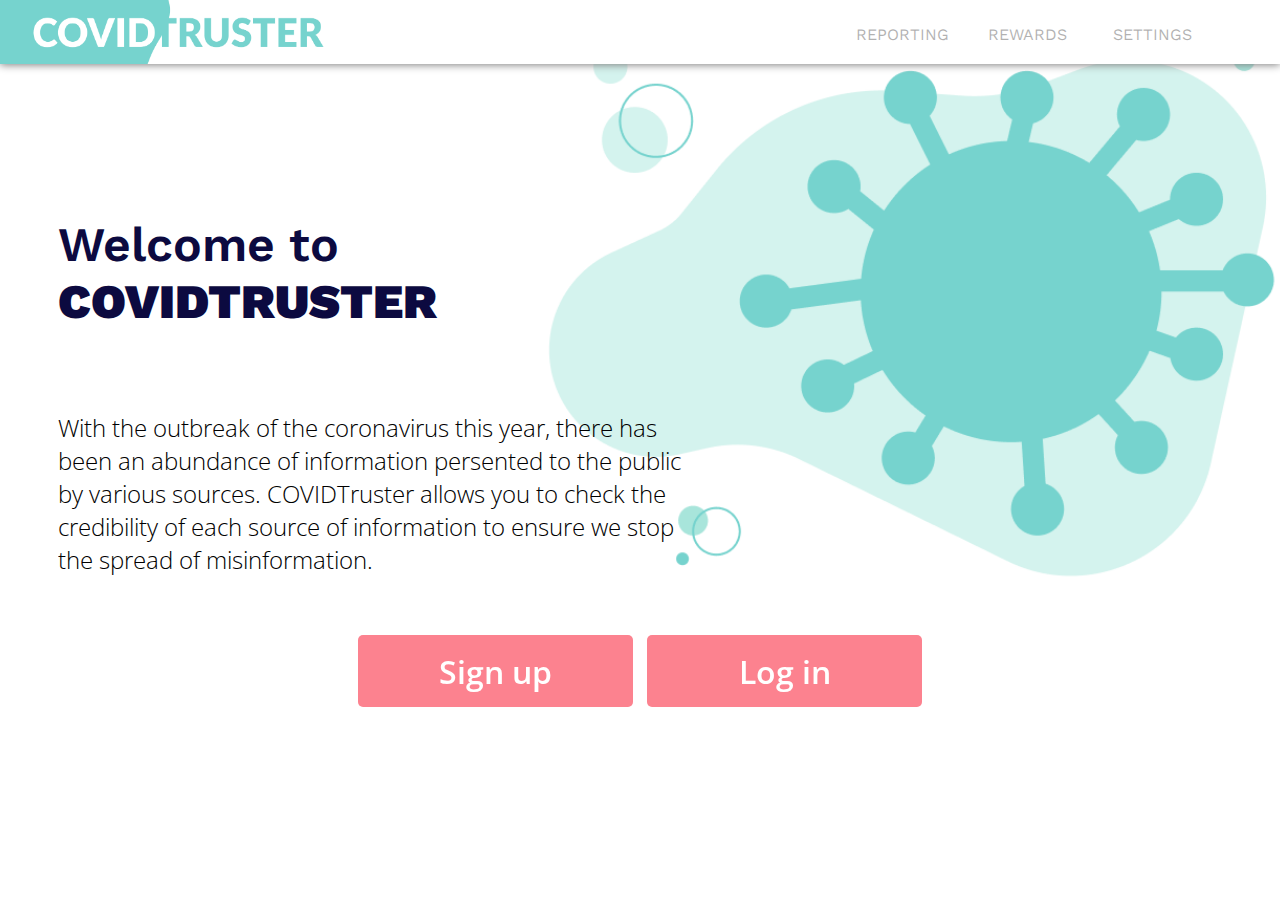
<file: CovidTruster Application Code/index.html>
<!DOCTYPE html>
<html>
    <head>
        <link href="https://fonts.googleapis.com/css?family=Asap&display=swap" rel="stylesheet" />
        <link href="https://fonts.googleapis.com/css2?family=Work+Sans:ital,wght@0,100;0,200;0,300;0,400;0,500;0,600;0,700;0,800;0,900;1,100;1,200;1,300;1,400;1,500;1,600;1,700;1,800;1,900&display=swap" rel="stylesheet" />
        <link href="https://fonts.googleapis.com/css2?family=Open+Sans:ital,wght@0,300;0,400;0,600;0,700;0,800;1,300;1,400;1,600;1,700;1,800&display=swap" rel="stylesheet">
        <link href="./welcome.css" rel="stylesheet" />
        <title>Welcome</title>
        <meta charset="UTF-8">
        <meta name="viewport" content="width=device-width, initial-scale=1.0">
        <meta http-equiv="X-UA-Compatible" content="ie=edge">
    </head>
    <body>
            <div class="container-phone">
                <div class="heading">
                    <img src="covid logo2.png" alt="COVIDTRUSTER" height=64px width=300px>
                </div>
                <div class="img-container-phone">
                    <div class="image-phone">
                        <img src="CV-logo.png" width=257px height=206px alt="logo">
                    </div>
                </div>
    
                <div class="box-signup">
                    <a href="onboard-1.html"><button type="button" class="button1">Sign up</button></a>
                </div>
                <div class="box-login">
                    <a href="Login-Final.html"><button type="button" class="button2">Log in</button></a>
                </div>

                <div class="text-verify">Welcome to <b>COVIDTRUSTER</b></div>
                <div class="text-explain">With the outbreak of the coronavirus this year, 
                    there has been an abundance of information persented to 
                    the public by various sources. COVIDTruster allows you to 
                    check the credibility of each source of 
                    information to ensure we stop the spread of misinformation. </div>

                

            </div>
            <!-- --------------------------------------------------------------------------------------------------------- -->
            <div class="container-desk" >
                <div class="top-navbar">
                    <div class="heading2">
                        <img src="covid logo.png" alt="COVIDTRUSTER" height=64px width=355px>
                    </div>
                    <button class="report">REPORTING</button>
                    <button class="rewards">REWARDS</button>
                    <button class="settings">SETTINGS</button>
                </div>

                
                <div class="box-button">
                    <a href="onboard-1.html"><button type="button" class="button-signup">Sign up</button></a>
                    <a href="Login-Final.html"><button type="button" class="button-login">Log in</button></a>
                </div>                
    
                <div class="img-container-desk">
                    <img src="CV-logo.png" id="image-desk" width=1274.4px height=1022.4px alt="logo">
                </div>
                <div class="text-container">
                    <span class="subhead-text">Welcome to <b>COVIDTRUSTER</b></span>
                        <span class="main-text">With the outbreak of the coronavirus this year, 
                            there has been an abundance of information persented to 
                            the public by various sources. COVIDTruster allows you to 
                            check the credibility of each source of 
                            information to ensure we stop the spread of misinformation. </span>
                </div>
            </div>
    </body>     
</html>
</file>
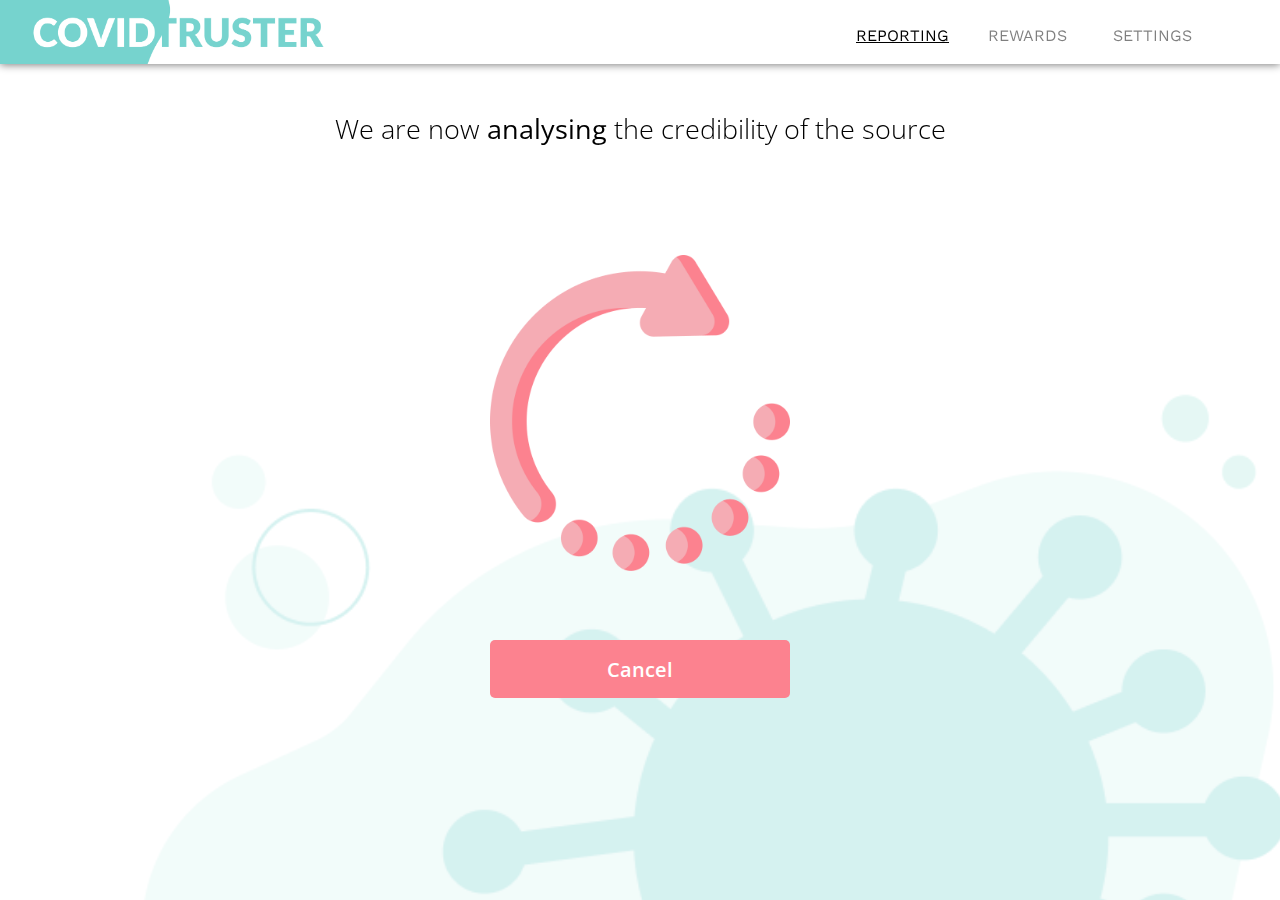
<file: CovidTruster Application Code/analysing2.html>
<!DOCTYPE html>

<html>
    <head>
        <link href="https://fonts.googleapis.com/css?family=Asap&display=swap" rel="stylesheet" />
        <link href="https://fonts.googleapis.com/css2?family=Work+Sans:ital,wght@0,100;0,200;0,300;0,400;0,500;0,600;0,700;0,800;0,900;1,100;1,200;1,300;1,400;1,500;1,600;1,700;1,800;1,900&display=swap" rel="stylesheet" />
        <link href="https://fonts.googleapis.com/css2?family=Open+Sans:ital,wght@0,300;0,400;0,600;0,700;0,800;1,300;1,400;1,600;1,700;1,800&display=swap" rel="stylesheet">
        <link href="./analysing2.css" rel="stylesheet" />
        <meta content="width=device-width, initial-scale=1" name="viewport" />
        <meta http-equiv="refresh" content="4;url=Sharing1.html" />
        
        <title>COVIDTRUSTER - Analysing</title>
    
    </head>
    
    <body>
     

        <div class="reporting-screen">
        
                    <!--  DESKTOP NAVIGATION BAR   -->
         <div class="top-nav-bar"></div>
         <div class="phone-heading">
            <img src="covid logo2.png" id="logo" alt="COVIDTRUSTER" width=300px>
        </div>
        <div class="heading">
            <a href="reporting.html"><img src="covid logo.png" id="header-img" alt="COVIDTRUSTER" height=64px width=355px></a>
        </div>
        <a href='reporting.html'> <button class="text-reporting">REPORTING</button></a>
         <button class="text-rewards">REWARDS</button>
         <button class="text-settings">SETTINGS</button>
         <!--  ---------------------------------------------------------   -->
        
        <div class="text-analysing">We are now <b>analysing</b> the credibility of the source</div>
  
        <div class="analysing-icon">
            <img src="analysing-icon.png" alt="analysing-icon" width=300px>
        </div>

        <div class="box-button">
            <a href='reporting.html'> <button type="button" class="button-cancel">Cancel</button></a>
        </div>
        
    
    <div class="background-image">
        <img src="CV-logo.png" id="image-desk" width=1274.4px height=1022.4px>
    </div>

    <div class="phonebackground-image">
        <img src="CV-logo.png" id="image-desk" width=1274.4px height=1022.4px>
    </div>

</div>


</body>


</html>
</file>
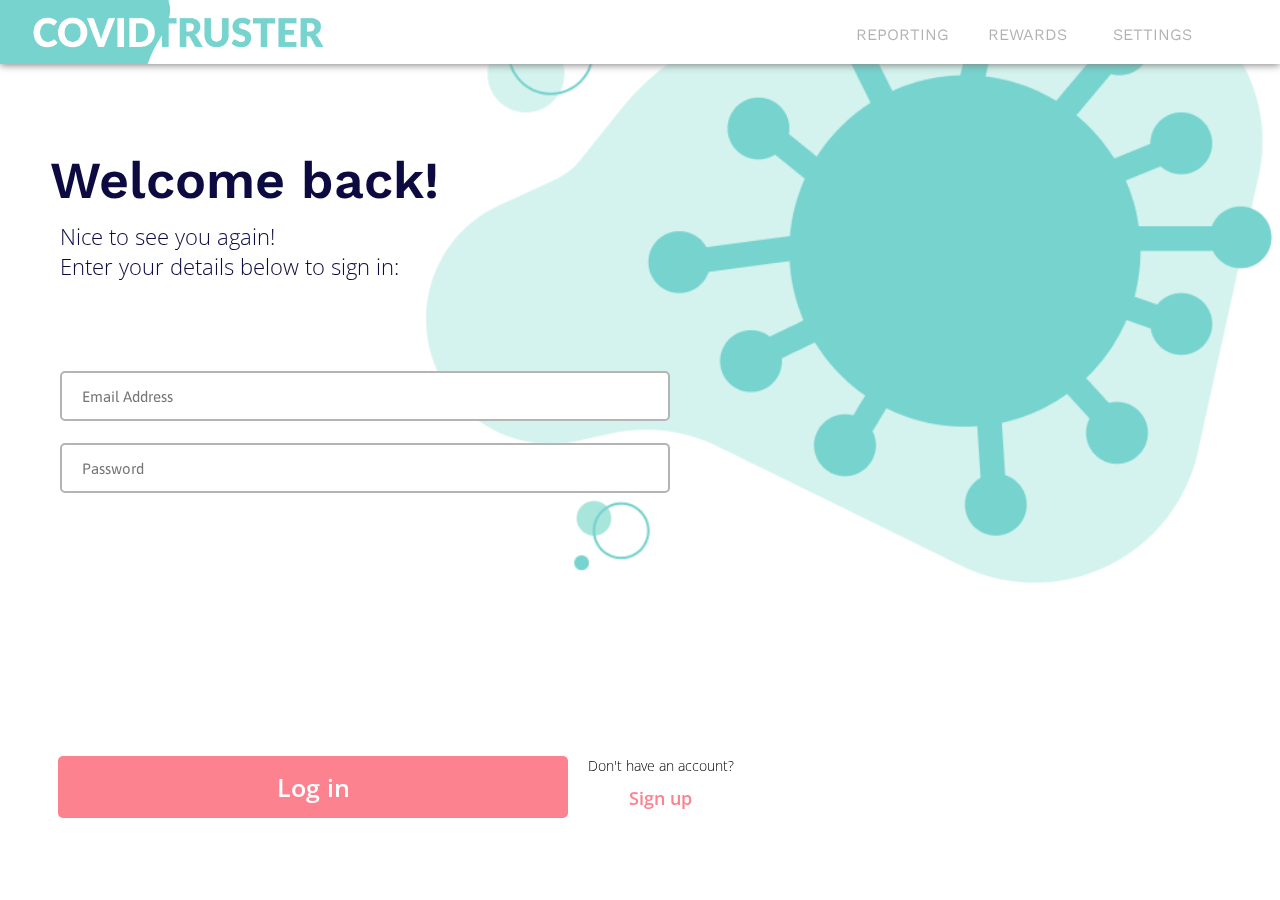
<file: CovidTruster Application Code/Login-Final.html>
<!DOCTYPE html>
<html>
    <head>
        <link href="https://fonts.googleapis.com/css?family=Asap&display=swap" rel="stylesheet" />
        <link href="https://fonts.googleapis.com/css2?family=Work+Sans:ital,wght@0,100;0,200;0,300;0,400;0,500;0,600;0,700;0,800;0,900;1,100;1,200;1,300;1,400;1,500;1,600;1,700;1,800;1,900&display=swap" rel="stylesheet" />
        <link href="https://fonts.googleapis.com/css2?family=Open+Sans:ital,wght@0,300;0,400;0,600;0,700;0,800;1,300;1,400;1,600;1,700;1,800&display=swap" rel="stylesheet">
        <link href="./Login-Final.css" rel="stylesheet" />
        <title>COVIDTRUSTER - Login</title>
        <meta charset="UTF-8">
        <meta name="viewport" content="width=device-width, initial-scale=1.0">
        <meta http-equiv="X-UA-Compatible" content="ie=edge">
    </head>
    <body>
        <div class="container-phone">
          
            <div class="heading">
                <img src="LogoTr.png" alt="COVIDTRUSTER" width=300px>
            </div>

            <div class="img-container-phone">
                <div class="image-phone"><img src="CV-logo.png" width=531px height=426px alt="logo"></div>
            </div>
            <div class="form-box1"> 
                <div class="text-welcome">Welcome back!</div>
                <div class="subtext-welcome">Nice to see you again! <p>Enter your details below to sign in:</p></div>
               
                <form name="form-reporting" id="form" action='reporting.html' method="GET" onSumbit="return validate_form ();">
                <div class="email-address1">
                  <input type="email" id="email1" placeholder="Email Address" name="email" required>
                </div>
                <div class="password1">
                    <input type="password" id="pword1" placeholder="Password" name="pword" required>
                </div>
            </div>
            <div class="button-box1">
                <input type="submit" class="submit1" value="Log in" onClick="return validateForm()">
            </div>
        </form>

            <div class="button2-box1">
                <span id="login-text1">Don't have an account?</span>
                <a href="Signup-FInal.html"><button class="login1">Sign up</button></a>
            </div>
        </div>
        <div class="container-desk">
            <div class="top-navbar">
                <div class="heading2">
                    <img src="covid logo.png" alt="COVIDTRUSTER" height=64px width=355px>
                </div>
                <span class="report">REPORTING</span>
                <span class="rewards">REWARDS</span>
                <span class="settings">SETTINGS</span>
            </div>
            <div class="form-box2"> 
                <div class="text-welcome">Welcome back!</div>
                <div class="subtext-welcome">Nice to see you again! <br>Enter your details below to sign in:</div>
                
                <form name="form-reporting1" id="form" action='reporting.html' method="GET" onSumbit="return validate_form ();">
                <div class="email-address1">
                   <input type="email" id="email2" placeholder="Email Address" name="email">
                </div>
                <div class="password2">
                    <input type="password" id="pword2" placeholder="Password" name="pword">
                </div>
            </div>
            <div class="button-box2">
              <input type="submit" class="submit2" value="Log in" onClick="return validateForm1()">
                </form>

                <span id="login-text">Don't have an account?</span>
                <!-- <button type="button" class="login2">Sign up</button> -->
                <a href="Signup-Final.html"><button type="button" class="login2">Sign up</button></a>

            </div>
            <div class="img-container-desk">
                <img src="CV-logo.png" id="image-desk" width=1274.4px height=1022.4px alt="logo">
            </div>
        </div>
    </body>   
    <script>

        function validateForm(){
            var validation = false;
            var email = document.forms["form-reporting"]["email1"].value;
            var password = document.forms["form-reporting"]["pword1"].value;
            if(email =="" && password =="") {
                alert("Please enter your log in details");
                return false;
            }}

        function validateForm1(){
            var validation = false;
            var email1 = document.forms["form-reporting1"]["email2"].value;
            var password1 = document.forms["form-reporting1"]["pword2"].value;
            if(email1 =="" && password1 =="") {
                alert("Please enter your log in details");
                return false;
            }}

    </script>  
</html>
</file>
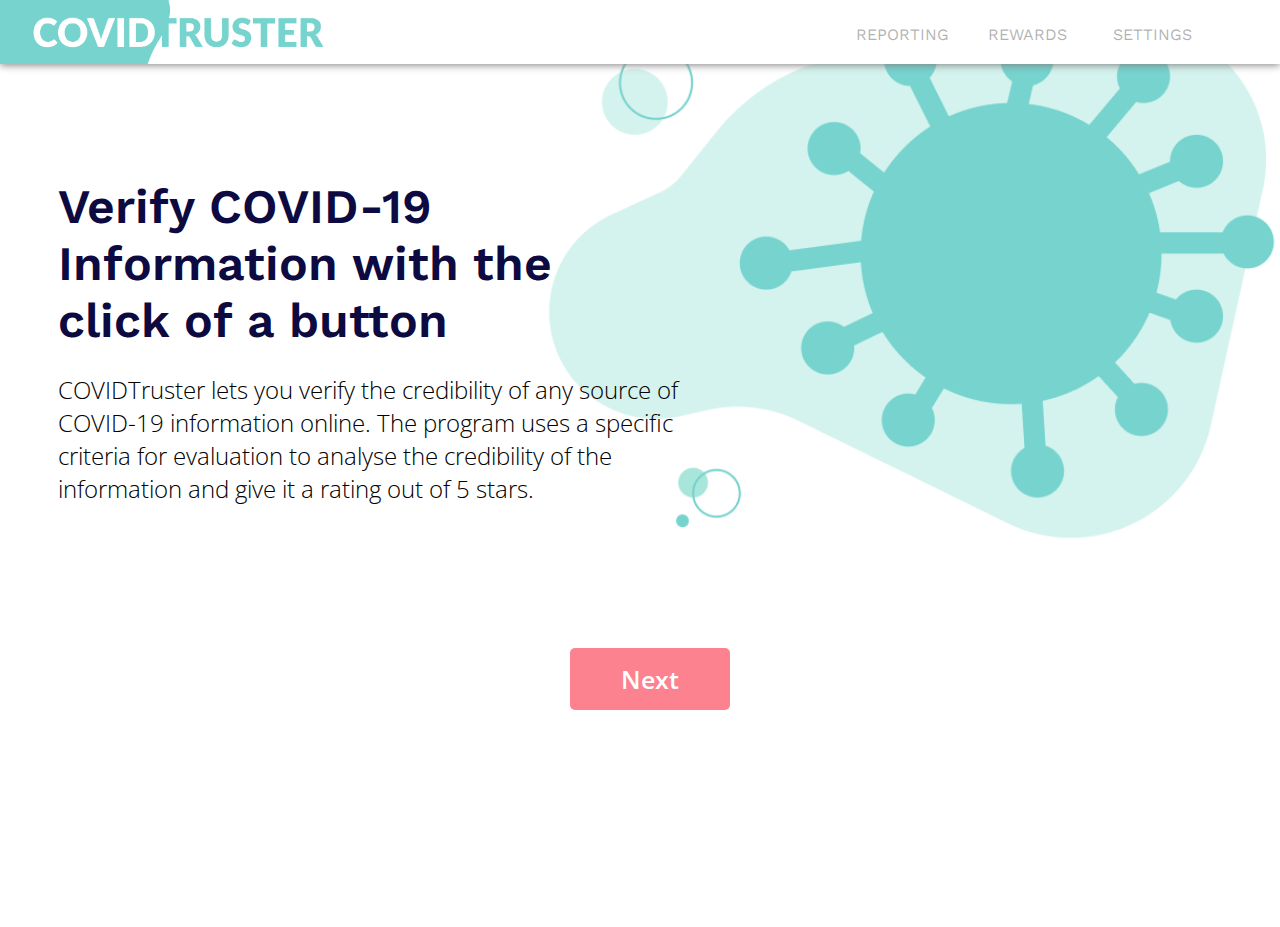
<file: CovidTruster Application Code/onboard-1.html>
<!DOCTYPE html>

<html>
    <head>
        <link href="https://fonts.googleapis.com/css?family=Asap&display=swap" rel="stylesheet" />
        <link href="./onboard.css" rel="stylesheet" />
        <link href="https://fonts.googleapis.com/css2?family=Work+Sans:ital,wght@0,100;0,200;0,300;0,400;0,500;0,600;0,700;0,800;0,900;1,100;1,200;1,300;1,400;1,500;1,600;1,700;1,800;1,900&display=swap" rel="stylesheet" />
        <link href="https://fonts.googleapis.com/css2?family=Open+Sans:ital,wght@0,300;0,400;0,600;0,700;0,800;1,300;1,400;1,600;1,700;1,800&display=swap" rel="stylesheet">
        <title>Verify Information</title>
        <!-- <meta charset="UTF-8"> -->
        <meta name="viewport" content="width=device-width, initial-scale=1.0">
        <!-- <meta http-equiv="X-UA-Compatible" content="ie=edge"> -->

    </head>
    <body>
        <div class="container-phone" id="page1" ontouchstart="p1handletouchstart(event)" ontouchmove="p1handletouchmove(event)" ontouchend="p1handletouchend(event)">
            <div class="heading">
                <img src="covid logo2.png" alt="COVIDTRUSTER" height=64px width=300px>
            </div>
            <div class="img-container-phone">
                <div class="image-phone">
                    <img src="CV-logo.png" width=257px height=206px alt="logo">
                </div>
            </div>

            <div class="box-start">
                <a href="Signup-FInal.html"><button type="button" class="button-start_1">Get Started</button></a>
                <!-- <a href="onboard-2.html"><button type="button" class="button-next_1">Next</button></a> -->
            </div>
            <span class="text-verify">Verify COVID-19 Information with the 
            click of a button</span>
            <span class="text-explain">COVIDTruster lets you verify the credibility of 
            any source of COVID information online. The
            program uses a specific criteria for evaluation
            to analyse the credibility of the information and 
            give it a rating out of 5 stars. </span>
            <div class="box-dots">
                <div class="dot-1"></div>
                <div class="dot-2"></div>
                <div class="dot-3"></div>
                <div class="dot-4"></div>
            </div>
        </div>
        <div class="container-desk" >
            <div class="top-navbar">
                <div class="heading2">
                    <img src="covid logo.png" alt="COVIDTRUSTER" height=64px width=355px>
                </div>
                <button class="report">REPORTING</button>
                <button class="rewards">REWARDS</button>
                <button class="settings">SETTINGS</button>
            </div>

            
            <button type="button" id="rad11" class="button-next_3" onClick="rad1('container-desk2')">Next</button>
            


            <div class="dots-container">
                    <div class="dot_1"></div>
                    <div class="dot_2"></div>
                    <div class="dot_3"></div>
                    <div class="dot_4"></div>
                </div>
            
            
            <div class="img-container-desk">
                <img src="CV-logo.png" id="image-desk" width=1274.4px height=1022.4px alt="logo">
            </div>
            <div class="text-container">
                <span class="subhead-text">Verify COVID-19 Information with
                    the click of a button</span>
                    <span class="main-text">COVIDTruster lets you verify the credibility of 
                    any source of COVID-19 information online. The
                    program uses a specific criteria for evaluation to analyse the credibility of the information and give it a rating
                    out of 5 stars. </span>
            </div>
        </div>
<!-- ONBOARD SCREEN TWO--------------------------------------------------------------------------------------------------------------------------------------- -->
    <div class="container-phone2" id="page2" ontouchstart="p2handletouchstart(event)" ontouchmove="p2handletouchmove(event)" ontouchend="p2handletouchend(event)"> 
        <div class="heading">
            <img src="covid logo2.png" alt="COVIDTRUSTER" height=64px width=300px>
        </div>
            <div class="img-container-phone">
                <div class="image-phone">
                    <img src="CV-criteria.png" width=300px height=220px alt="criteria-img">
                </div>
            </div>
            <div class="box-start">
                <a href="Signup-FInal.html"><button type="button" class="button-start_1">Get Started</button></a>
            </div>
            <span class="text-verify"><b>Criteria for evaluation</b></span>
            <span class="text-explain">COVIDTruster uses a specific criteria for evaluating 
            each source of information. This includes: credibility
            of the author; motives for publishing the information;
            and how much information has been provided 
            through trusted sources.</span>
            <div class="box-dots">
                <div class="dot-11"></div>
                <div class="dot-22"></div>
                <div class="dot-3"></div>
                <div class="dot-4"></div>
            </div>
    </div>  
        <div class="container-desk2" id="container-desk2" >
            <div class="top-navbar">
                <div class="heading2">
                    <img src="covid logo.png" alt="COVIDTRUSTER" height=64px width=355px>
                </div>
                <button class="report">REPORTING</button>
                <button class="rewards">REWARDS</button>
                <button class="settings">SETTINGS</button>
            </div>
            <button type="button" id="rad12" class="button-next_3" onClick="rad2('container-desk3')">Next</button>

                <div class="dots-container">
                    <div class="dot_1"></div>
                    <div class="dot_2"></div>
                    <div class="dot_3"></div>
                    <div class="dot_4"></div>
                </div>
            <div class="img-container-criteria">
                <img src="CV-criteria.png" id="image-desk-criteria" width=1274.4px height=1022.4px alt="logo">
            </div>
            <div class="text-container">
                <span class="subhead-text-criteria">Criteria for evaluation</span>
                    <span class="main-text-criteria">COVIDTruster uses a specific criteria for evaluating 
                        each source of information. This includes: credibility
                        of the author; motives for publishing the information;
                        and how much information has been provided 
                        through trusted sources.</span>
            </div>
        </div>

<!-- ONBOARD SCREEN THREE--------------------------------------------------------------------------------------------------------------------------------------- -->

<div class="container-phone3" id="page3" ontouchstart="p3handletouchstart(event)" ontouchmove="p3handletouchmove(event)" ontouchend="p3handletouchend(event)">
            <div class="heading">
                <img src="covid logo2.png" alt="COVIDTRUSTER" height=64px width=300px>
            </div>
            <div class="img-container-phone">
                <div class="image-phone">
                    <img src="CV-rewards.png" width=280px height=210px alt="criteria-img">
                </div>
            </div>
            <div class="box-start">
                <a href="Signup-FInal.html"><button type="button" class="button-start_1">Get Started</button></a>
                <!-- <a href="onboard-4.html"><button type="button" class="button-next_1">Next</button></a> -->
            </div>
            <span class="text-verify"><b>Rewards Program</b></span>
            <span class="text-explain">COVIDTruster's rewards program allows you to 
            gain points by sharing articles that you have
            reported through the app. This means you can help
            friends, family and your community be more aware
            of what information they can and cannot trust. </span>
            <div class="box-dots">
                <div class="dot-11"></div>
                <div class="dot-2"></div>
                <div class="dot-33"></div>
                <div class="dot-4"></div>
            </div>
        </div>
        <div class="container-desk3" id="container-desk3">
            <div class="top-navbar">
                <div class="heading2">
                    <img src="covid logo.png" alt="COVIDTRUSTER" height=64px width=355px>
                </div>
                <button class="report">REPORTING</button>
                <button class="rewards">REWARDS</button>
                <button class="settings">SETTINGS</button>
            </div>
            <button type="button" id="rad14" class="button-next_3" onClick="rad3('container-desk4')">Next</button>


                <div class="dots-container">
                    <div class="dot_1"></div>
                    <div class="dot_2"></div>
                    <div class="dot_3"></div>
                    <div class="dot_4"></div>
                </div>
            <div class="text-container">
                <span class="subhead-text-rewards">Rewards Program</span>
                    <span class="main-text-rewards">COVIDTruster's rewards program allows you to 
                        gain points by sharing articles that you have
                        reported through the app. This means you can help
                        friends, family and your community be more aware
                        of what information they can and cannot trust. </span>
            </div>
            <div class="img-container-rewards">
                <img src="CV-rewards.png" id="image-desk-rewards" width=1234.4px height=1022.4px alt="logo">
            </div>
        </div>

<!-- ONBOARD SCREEN FOUR--------------------------------------------------------------------------------------------------------------------------------------- -->
<div class="container-phone4" id="page4" ontouchstart="p4handletouchstart(event)" ontouchmove="p4handletouchmove(event)" ontouchend="p4handletouchend(event)">
    <div class="heading">
        <img src="covid logo2.png" alt="COVIDTRUSTER" height=64px width=300px>
    </div>
    <div class="img-container-phone">
        <div class="image-phone">
            <img src="CV-privacy.png" width=280px height=210px alt="privacy-img">
        </div>
    </div>
    <div class="box-start">
        <!-- <a href="signup.html"><button type="button" class="button-start_1">Get Started</button></a> -->
        <a href="Signup-FInal.html"><button type="button" class="button-start_11">Get Started</button></a>
    </div>
    <span class="text-verify"><b>Privacy Policy</b></span>
    <span class="text-explain">COVIDTruster keeps all your personal information
    secure. As a non-profit application, our main
    reported through the app. This means you can help
    concern is to keep our users safe and to help you
    stop the spread of COVID-19 misinformation. </span>
    <div class="box-dots">
        <div class="dot-11"></div>
        <div class="dot-2"></div>
        <div class="dot-3"></div>
        <div class="dot-44"></div>
    </div>
</div>
<div class="container-desk4" id="container-desk4">
    <div class="top-navbar">
        <div class="heading2">
            <img src="covid logo.png" alt="COVIDTRUSTER" height=64px width=355px>
        </div>
        <button class="report">REPORTING</button>
        <button class="rewards">REWARDS</button>
        <button class="settings">SETTINGS</button>
    </div>
    <div class="button-box">
        <a href="Signup-FInal.html"><button type="button" class="button-start_2" >Get Started</button></a>

        <div class="dots-container">
            <div class="dot_1"></div>
            <div class="dot_2"></div>
            <div class="dot_3"></div>
            <div class="dot_4"></div>
        </div>
    </div>
    <div class="img-container-privacy">
        <img src="CV-privacy.png" id="image-privacy" width=1274.4px height=1022.4px alt="privacy-img">
    </div>
    <div class="text-container">
        <span class="subhead-text-privacy">Privacy Policy</span>
            <span class="main-text-privacy">COVIDTruster keeps all your personal information
                secure. As a non-profit application, our main
                concern is to keep our users safe and to help 
                stop the spread of COVID-19 misinformation. </span>
    </div>
</div>


    </body>

<script>
function rad1(i) { 
    document.getElementById(i).style.visibility='visible';
    document.getElementById("rad11").style.display="none";
}

function rad2(i) { 
    
    document.getElementById(i).style.visibility='visible'; 
    document.getElementById("rad12").style.display="none";   
}
function rad3(i) { 
    document.getElementById(i).style.visibility='visible'; 
    document.getElementById("rad14").style.display="none"; 
}

    var p1 = document.getElementById('page1');
    var p2 = document.getElementById('page2');
    var p3 = document.getElementById('page3');
    var p4 = document.getElementById('page4');
    var startingX;

    function p1handletouchstart(evt) {
        startingX = evt.touches[0].clientX;
    }
    function p1handletouchmove(evt) {
        var touch = evt.touches[0];
        var change = startingX - touch.clientX;
        if (change < 0) {
            return;
        }
        p1.style.left = '-' + change + 'px';
        p2.style.display = 'block';
        p3.style.display = 'block';
        p4.style.display = 'block';
        p2.style.left = (screen.width - change) + 'px';
        evt.preventDefault();
    };

    function p1handletouchend(evt) {
        var change = startingX - evt.changedTouches[0].clientX;
        var threshold = screen.width / 7;
        if (change < threshold) {
            p1.style.left = 0;
            p2.style.left = '100%';
            p2.style.display = 'none';
        } else {
            // Swipe from page 1 to page 2
            p1.style.transition = 'all .2s';
            p2.style.transition = 'all .2s';
            p1.style.left = '-100%';
            p2.style.left = '0';
            p2.style.display = 'block';
        }
    }

// --------------------------------------------------------------
    function p2handletouchstart(evt) {
        startingX = evt.touches[0].clientX;
        p1.style.transition = '';
        p2.style.transition = '';
        p1.style.display = 'none';
        p4.style.display = 'none';

    }

    function p2handletouchmove(evt) {
        var touch = evt.touches[0];
        var change = touch.clientX - startingX;

        if (change < 0) {
            return;
        }
        p1.style.display = 'block';
        p4.style.display = 'none';
        //p3.style.display = 'block';
        p1.style.left = (change - screen.width) + 'px';
        //p2.style.left = change + 'px';
       //p2.style.left = '-' + change + 'px';
       p2.style.left = change + 'px';
        //evt.preventDefault();
    };

    function p2handletouchend(evt) {

      //Swiping from from page 2 to page 3
        var change = evt.changedTouches[0].clientX - startingX;
        //var change1 = startingX - evt.changedTouches[0].clientX;
        var threshold = screen.width / 7;
        var threshold2 = screen.width / -7;
        if (change < threshold && change >= 0) {
            p2.style.left = 0;
            p4.style.display = 'none';
         
        } else {
           // page 2 to 1
            p1.style.transition = 'all .2s';
            p2.style.transition = 'all .2s';
            p1.style.left = '0';
            p2.style.left = '100%';
            p4.style.display = 'none';
        if (change > threshold2 && change < 0) {
            // Page 2 to 3
            p2.style.transition = 'all .2s';
            p3.style.transition = 'all .2s';
            p2.style.left = '-100%';
            p1.style.display = 'none';
            p4.style.display = 'none';
            p3.style.left = '0';
            p3.style.display = 'block'; 
           }
        }
    }
    
// --------------------------------------------------------------

function p3handletouchstart(evt) {
        startingX = evt.touches[0].clientX;
        p2.style.transition = '';
        p3.style.transition = '';
    }

    function p3handletouchmove(evt) {
        var touch = evt.touches[0];
        var change = startingX - touch.clientX;
       // var change = touch.clientX - startingX;

        if (change < 0) {
            return;
        }
        p2.style.display = 'block';
        p4.style.display = 'block';
        p2.style.left = (change - screen.width) + 'px';
        //p2.style.left = change + 'px';
       //p2.style.left = '-' + change + 'px';
       p3.style.left = change + 'px';
    };
    function p3handletouchend(evt) {
      var change = evt.changedTouches[0].clientX - startingX;
        var threshold = screen.width / 7;
        var threshold2 = screen.width / -7;

            if (change < threshold && change >= 0) {
            p3.style.left = 0;
        } else {
           // page 3 to 2
            p3.style.transition = 'all .2s';
            p2.style.transition = 'all .2s';
            p2.style.display = 'block';
            p3.style.left = '100%';
            p2.style.left = '0';
        if (change > threshold2 && change < 0) {
            // page 3 to 4
            p3.style.transition = 'all .2s';
            p4.style.transition = 'all .2s';
            p3.style.left = '0';
            p4.style.left = '0';
            p4.style.display = 'block';
            
           }
            }}

// ------------------------------------------------------------------------------------
 function p4handletouchstart(evt) {
        startingX = evt.touches[0].clientX;
        p3.style.transition = '';
        p4.style.transition = '';
    }

    function p4handletouchmove(evt) {
        var touch = evt.touches[0];
        var change = startingX - touch.clientX;
        if (change < 0) {
            return;
        }
        p3.style.display = 'block';
        p3.style.left = (change - screen.width) + 'px';
       p4.style.left = change + 'px';
    };
    function p4handletouchend(evt) {
      var change = evt.changedTouches[0].clientX - startingX;
        var threshold = screen.width / 7;
        var threshold2 = screen.width / -7;

            if (change < threshold && change <= 0) {
             p4.style.left = 0;
        } else {
           // page 4 to 3
            p3.style.transition = 'all .2s';
            p4.style.transition = 'all .2s';
            p3.style.display = 'block';
            p4.style.left = '100%';
            p3.style.left = '0';
        }}


</script>

</html>
</file>
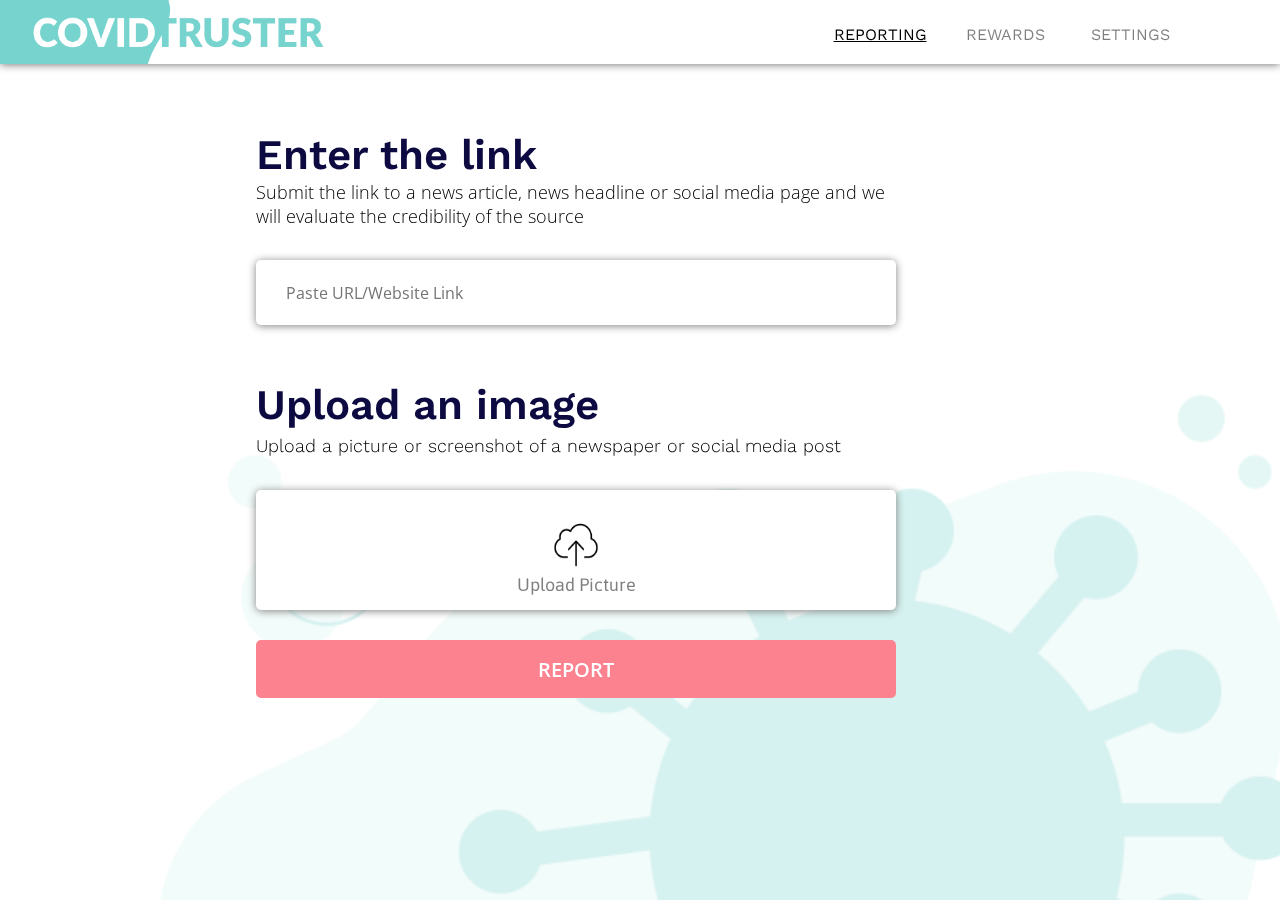
<file: CovidTruster Application Code/reporting.html>
<!DOCTYPE html>

<html>
    <head>
        <link href="https://fonts.googleapis.com/css?family=Asap&display=swap" rel="stylesheet" />
        <link href="https://fonts.googleapis.com/css2?family=Work+Sans:ital,wght@0,100;0,200;0,300;0,400;0,500;0,600;0,700;0,800;0,900;1,100;1,200;1,300;1,400;1,500;1,600;1,700;1,800;1,900&display=swap" rel="stylesheet" />
        <link href="https://fonts.googleapis.com/css2?family=Open+Sans:ital,wght@0,300;0,400;0,600;0,700;0,800;1,300;1,400;1,600;1,700;1,800&display=swap" rel="stylesheet">
        <link href="./reporting.css" rel="stylesheet" />
        <meta content="width=device-width, initial-scale=1" name="viewport" />
        <script src="https://ajax.googleapis.com/ajax/libs/jquery/3.5.1/jquery.min.js"></script>
        
        <title>COVIDTRUSTER - Report</title>
    
    </head>
    
    <body>
        
        <div class="reporting-screen">
        
        <div class="box-nav"></div>
        <!--  DESKTOP NAVIGATION BAR   -->
        <div class="top-nav-bar"></div>
        <div class="phone-heading">
            <img src="covid logo2.png" id="logo" alt="COVIDTRUSTER" width=300px>
        </div>
        <div class="heading">
            <a href="reporting.html"><img src="covid logo.png" id="header-img" alt="COVIDTRUSTER" height=64px width=355px></a>
        </div>
        <a href='reporting.html'><button class="text-reporting">REPORTING</button></a>
        <a href='reward1.html'><button class="text-rewards">REWARDS</button></a>
        <a href='settings.html'><button class="text-settings">SETTINGS</button></a>
        <!--  ---------------------------------------------------------   -->

        <span class="text-enter-the-link">Enter the link</span>
        <span class="text-explain-link">Submit the link to a news article, news headline or social media page and we will evaluate the credibility of the source</span>
       
        <form name="form-reporting" id="form" action='analysing2.html' method="GET" onSumbit="return validate_form ();">
        <label class="box-enter-the-link"><input type="url" id="urlupload" name="urlupload" placeholder="Paste URL/Website Link"/></label>
        <label class="box-upload-picture"><input type="file" id="fileupload" name="fileupload" accept=".jpg,.jpeg,.png" onchange="validateFileType()"/>Upload Picture </label>
        <div id="file-upload-filename"></div>
        <div class="box-button">
            <input type="submit" class="button-report" value='REPORT' onClick="return validateForm()"/>
        </div>
        </form>

        <span class="text-upload-picture">Upload an image</span>
        <span class="text-upload-explain">Upload a picture or screenshot of a newspaper or social media post</span>


        <!--  ---------------------------------------------------------   -->
        <a href='reporting.html'><div class="reporting-icon">
            <img src="nav-reporting.png" alt="reporting-icon" width="100%">
        </div></a>

        <a href='reward1.html'><div class="rewards-icon">
            <img src="nav-rewards.png" alt="rewards-icon" width="100%">
        </div></a>

        <a href='settings.html'><div class="settings-icon">
            <img src="nav-settings.png" alt="settings-icon" width="100%">
        </div></a>

        <span class="text-reporting2">Reporting</span>
        <span class="text-rewards2">Rewards</span>
        <span class="text-settings2">Settings</span>

        <div class="background-image">
            <img src="CV-logo.png" id="image-desk" width=1274.4px height=1022.4px>
        </div>
    </div>
    </body>

<script>
    function validateForm(){
        var validation = false;
        var urlupload = document.forms["form-reporting"]["urlupload"].value;
        var fileupload = document.forms["form-reporting"]["fileupload"].value;
        if(urlupload == "" && fileupload == "") {
            alert("Please enter a URL or upload an image");
            return false;
        }
        if(urlupload != "" && fileupload != "") {
            alert("Only one field can be submitted");
            return false;
        }
        
        localStorage.clear();
       //The follow 2 lines of code allows you to pass data from one html page to another page
       var myContentURL = document.getElementById("urlupload").value;
       localStorage.setItem("myContentURL", myContentURL);
     
       //The follow 2 lines of code allows you to pass data from one html page to another page
       var myContentIMAGE = document.getElementById("fileupload").value;
       localStorage.setItem("myContentIMAGE", myContentIMAGE);   
    }

    function validateFileType( event ) {
        var input = document.getElementById( 'fileupload' );
        var infoArea = document.getElementById( 'file-upload-filename' );
        // the input has an array of files in the `files` property, each one has a name that you can use. We're just using the name here.
        var fileName = input.files[0].name;
        // use fileName however fits your app best, i.e. add it into a div
        infoArea.textContent = 'Selected File: ' + fileName;
    }

    
    </script>

</html>
</file>
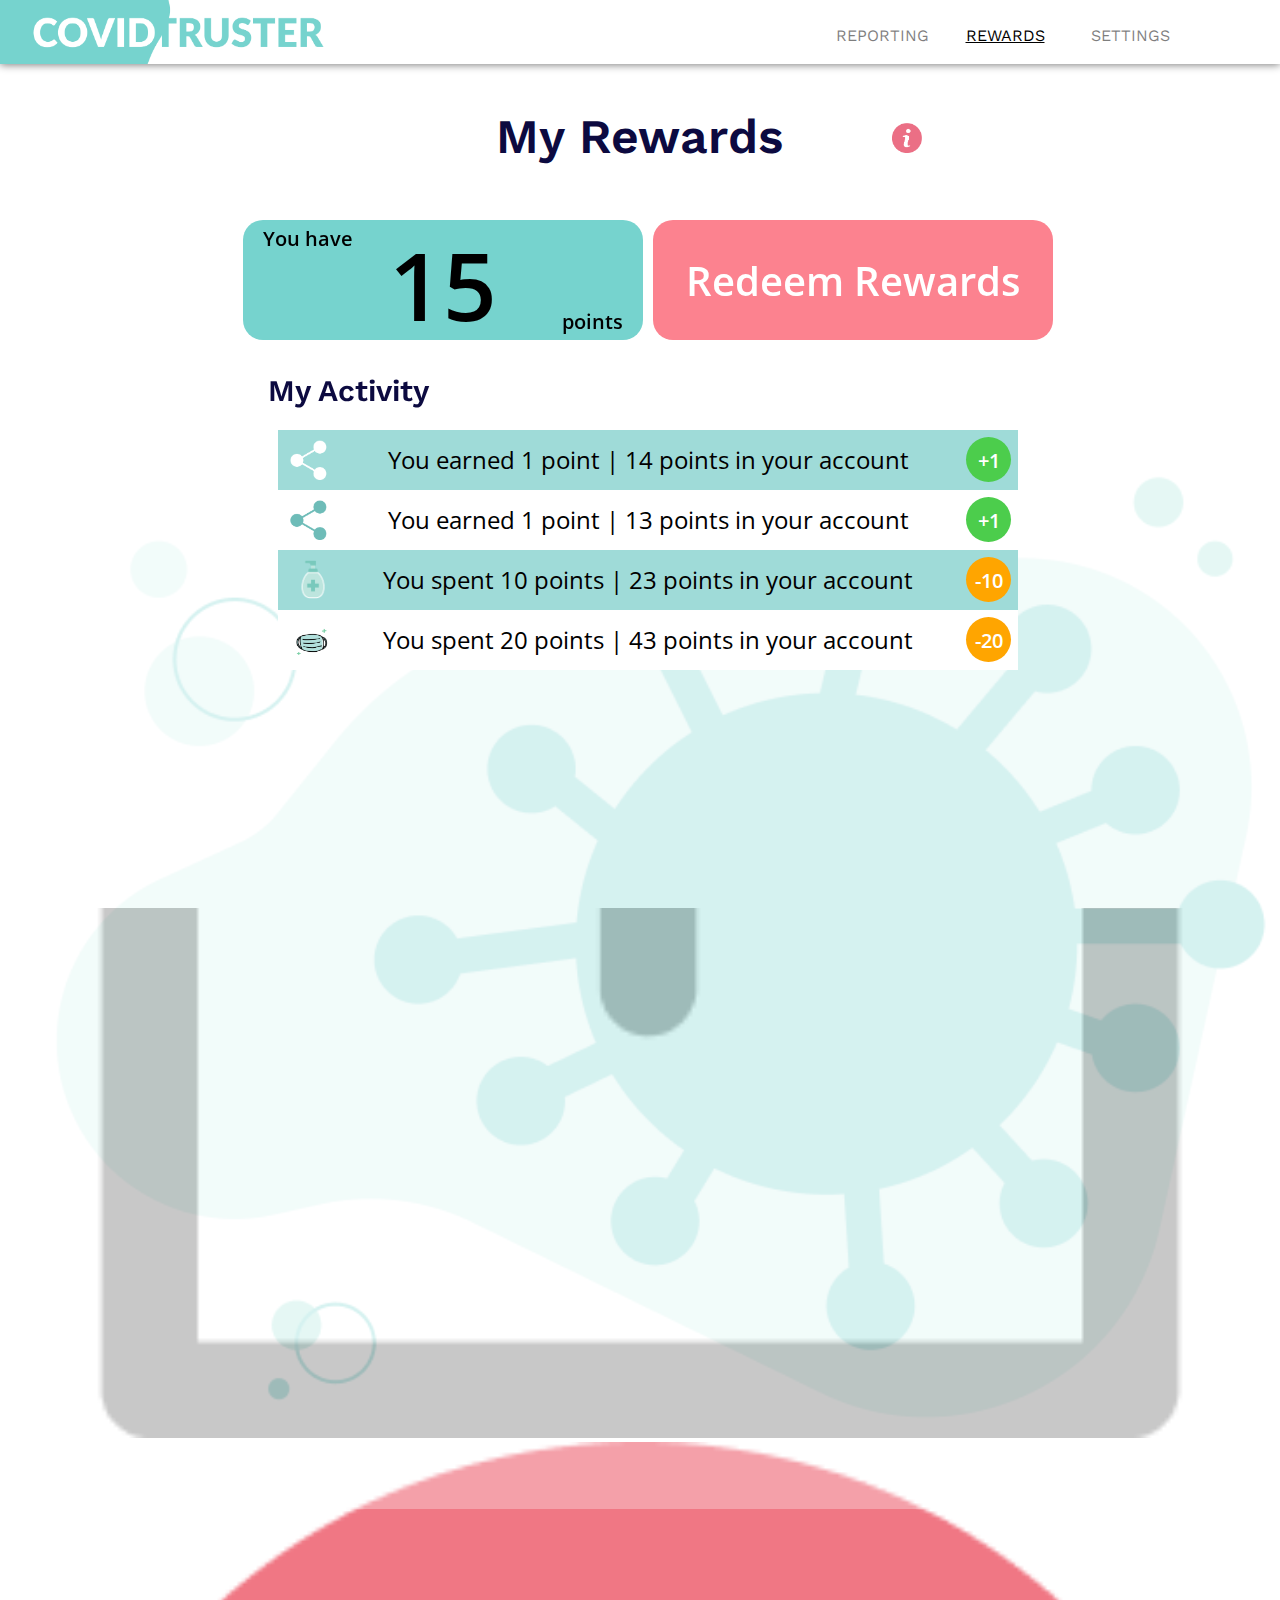
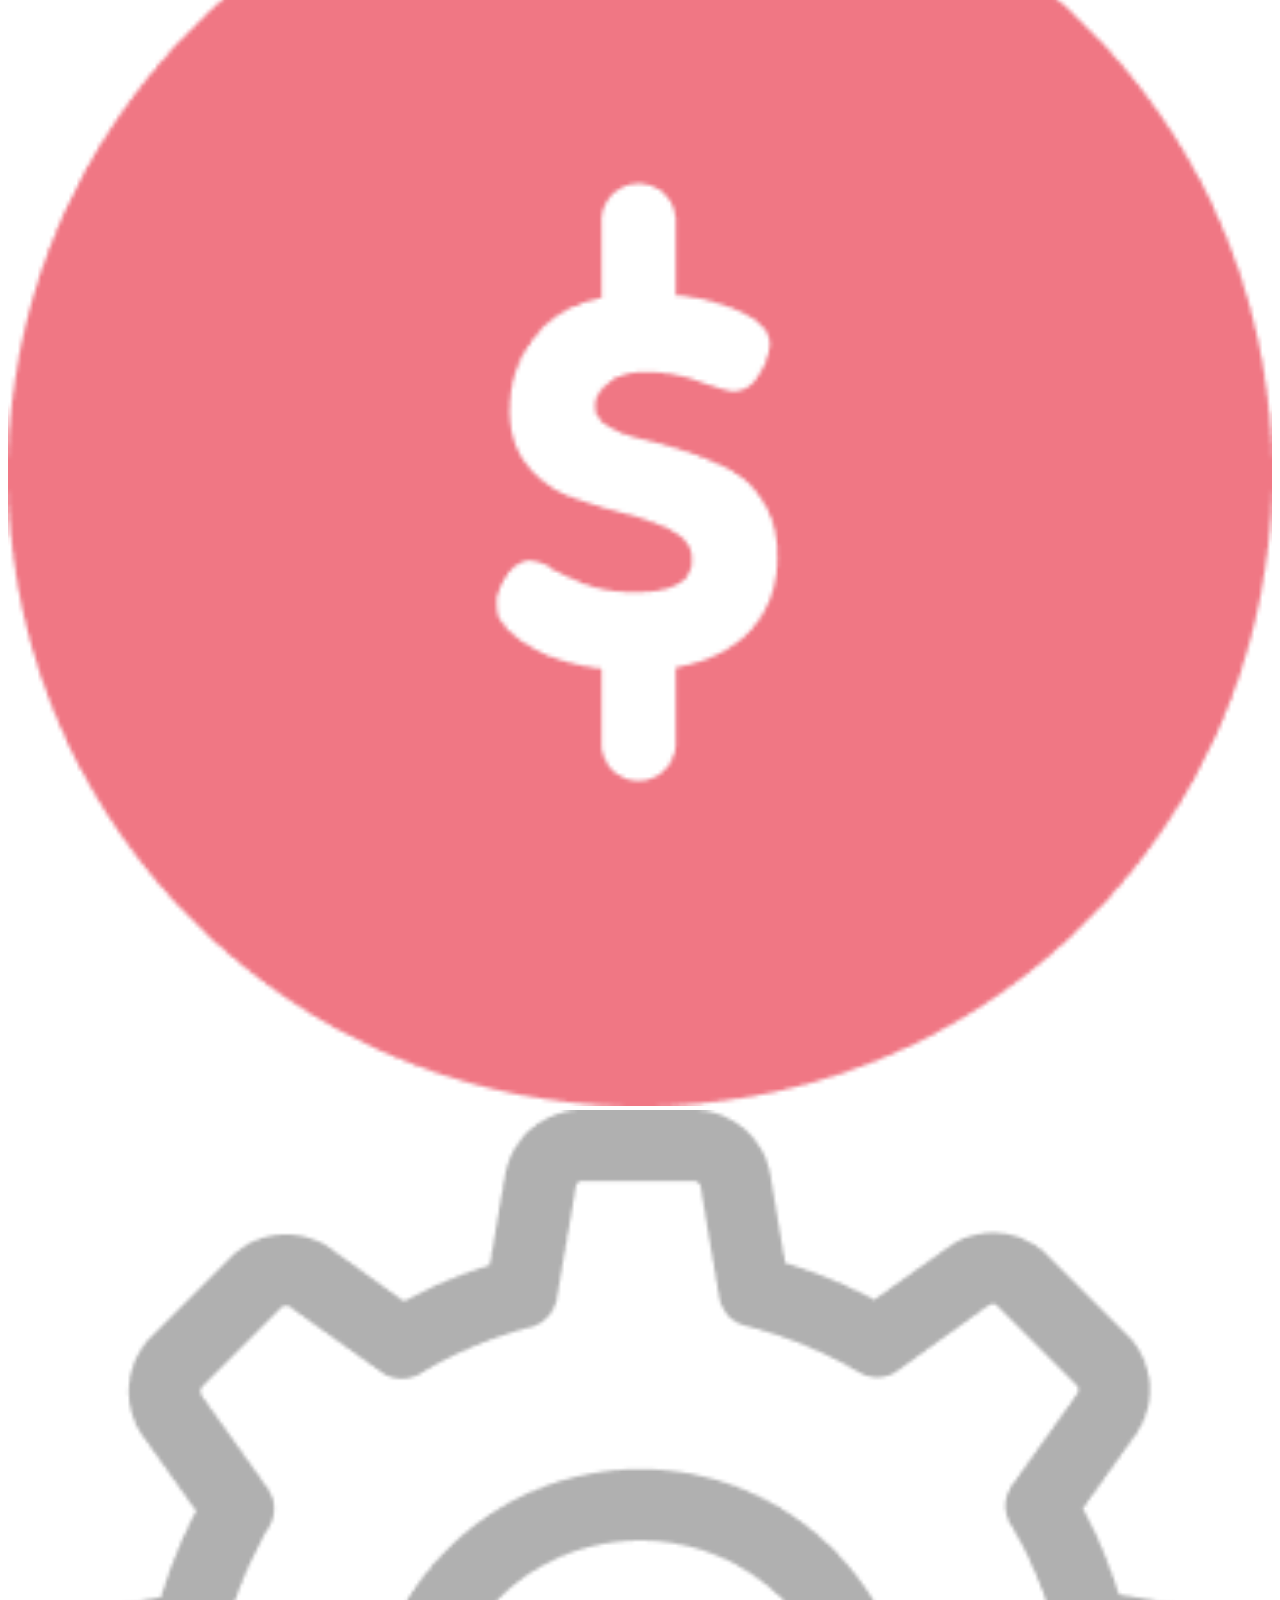
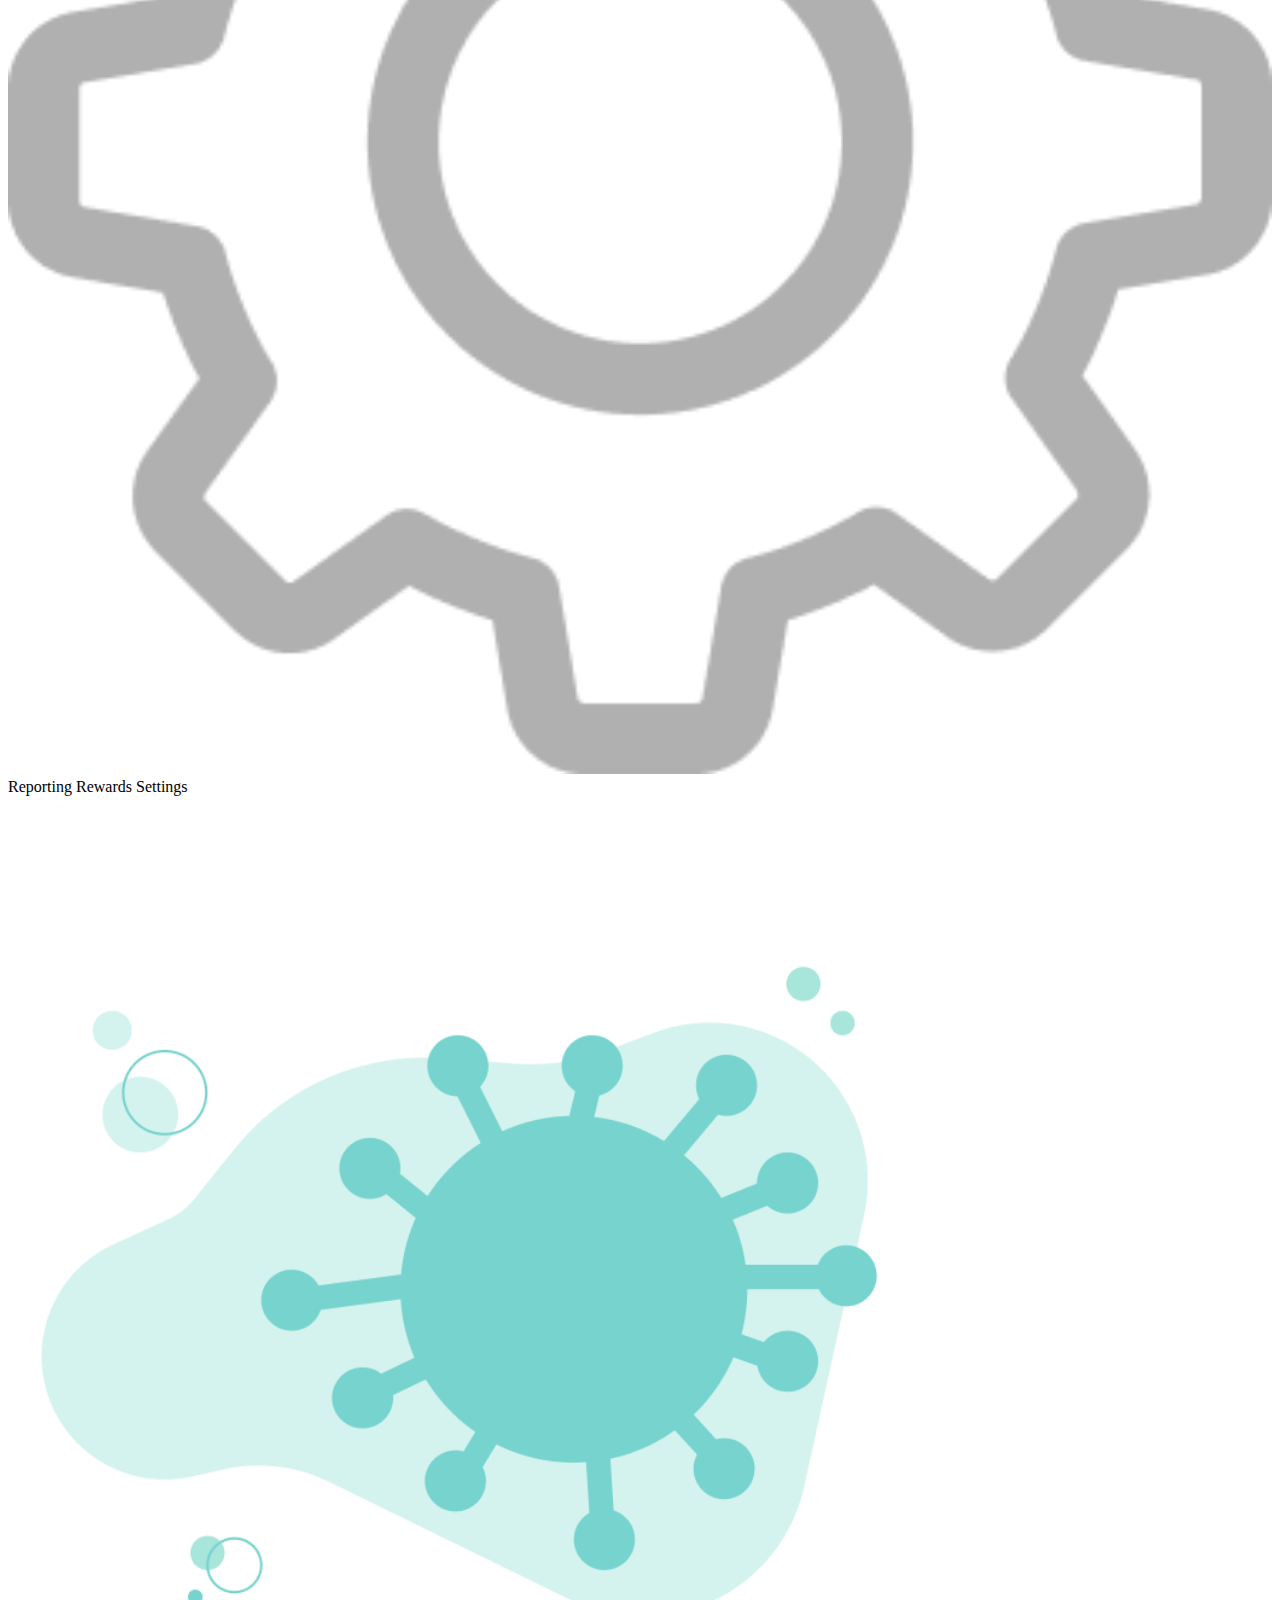
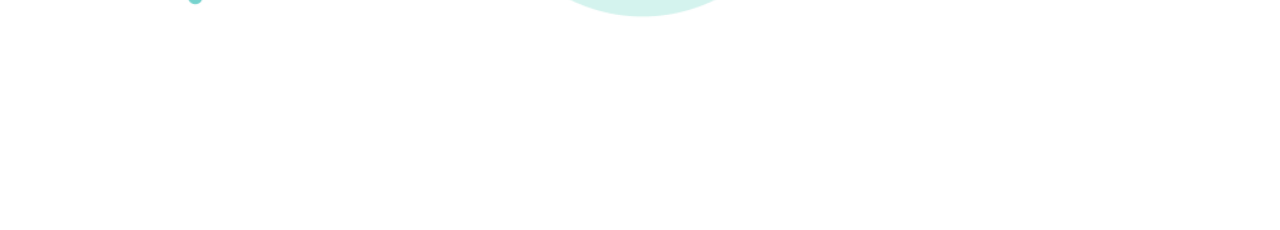
<file: CovidTruster Application Code/reward1.html>
<!DOCTYPE html>
<html>
    <head>
        <link href="https://fonts.googleapis.com/css?family=Asap&display=swap" rel="stylesheet" />
        <link href="https://fonts.googleapis.com/css2?family=Work+Sans:ital,wght@0,100;0,200;0,300;0,400;0,500;0,600;0,700;0,800;0,900;1,100;1,200;1,300;1,400;1,500;1,600;1,700;1,800;1,900&display=swap" rel="stylesheet" />
        <link href="https://fonts.googleapis.com/css2?family=Open+Sans:ital,wght@0,300;0,400;0,600;0,700;0,800;1,300;1,400;1,600;1,700;1,800&display=swap" rel="stylesheet">
        <link href="./rewards1.css" rel="stylesheet" />
        <title>Rewards</title>
        <meta charset="UTF-8">
        <meta name="viewport" content="width=device-width, initial-scale=1.0">
        <meta http-equiv="X-UA-Compatible" content="ie=edge">
    </head>
    <body>

        <div class="container-desk">
            <div class="top-navbar">
                <div class="heading2">
                    <a href="reporting.html"><img src="covid logo.png" id="header-img" alt="COVIDTRUSTER" height=64px width=355px></a>
                </div>

                <a href="reporting.html"><button class="report">REPORTING</button></a>
                  <a href="reward1.html"> <button class="rewards">REWARDS</button></a> 
                   <a href="settings.html"> <button class="settings">SETTINGS</button></a>
            </div>

            <div class="subhead-text">My Rewards
                <div class="information">
                    <a href="Rewards Info.html"><img src="info.png" alt="info" width=30px></a>
                </div>
            </div>

            <div class="button-box">
                <button type="button" class="points">15
                    <span class="you-text">You have</span>
                    <span class="points-text">points</span>
                </button>
                <a href="rewards2.html"><button type="button" class="button-signup">Redeem Rewards</button></a>
            </div>
                <div class="main-text">My Activity</div>
                <div class="center-box1">
                    <div class="rect1">You earned 1 point | 14 points in your account
                        <div class="circle1">+1</div>
                        <div class="sharewht">
                            <img src="sharewhite.png" alt="white" width=40px>
                        </div>
                    </div>
                    <div class="rect2">You earned 1 point | 13 points in your account
                        <div class="circle2">+1</div>
                        <div class="shareblu">
                            <img src="shareblue.png" alt="blue" width=40px>
                        </div>
                    </div>
                    <div class="rect3">You spent 10 points | 23 points in your account
                        <div class="circle3">-10</div>
                        <div class="handsan">
                            <img src="sanitiser.png" alt="sani" width=40px>
                        </div>
                    </div>
                    <div class="rect4">You spent 20 points | 43 points in your account
                        <div class="circle4">-20</div>
                        <div class="masks">
                            <img src="mask.png" alt="mk" width=50px>
                        </div>
                    </div>

                </div>

            <!-- <div class="img-container-desk">
                <img src="CV-logo.png" id="image-desk" width=1274.4px height=1022.4px alt="logo">
            </div> -->

            <div class="background-image" >
                <img src="CV-logo.png" alt="background-image" width="100%" style="background-image: url('background.png');">
            </div>

        </div>

        <div class="container-phone">

            <div class="heading">
                <img src="LogoTr.png" alt="COVIDTRUSTER" width=300px>
                <div class="information1">
                    <a href="Rewards Info.html"> <img src="info.png" alt="info" width=30px></a>
                 </div>
            </div>

            <div class="subhead-text1">My Rewards</div>
            <div class="button-box-points">
                <button type="button" class="points1">15
                    <span class="you-text1">You have</span>
                    <span class="points-text1">points</span>
                </button>
            </div>
            <div class="button-box-signup">
                <a href="rewards2.html"><button type="button" class="button-signup1">Redeem Rewards</button></a>
            </div>

            <div class="main-text1">My Activity</div>
            <div class="center-box"> 
                <div class="rect11">You earned 1 point<br>14 points in your account
                    <div class="circle11">+1</div>
                    <div class="sharewht1">
                        <img src="sharewhite.png" alt="white" width=30px>
                    </div>
                </div>
                <div class="rect22">You earned 1 point<br>13 points in your account
                    <div class="circle22">+1</div>
                    <div class="shareblu1">
                        <img src="shareblue.png" alt="blue" width=30px>
                    </div>
                </div>
                <div class="rect33">You spent 10 points<br>23 points in your account
                    <div class="circle33">-10</div>
                    <div class="handsan1">
                        <img src="sanitiser.png" alt="sani" width=35px>
                    </div>
                </div>
                <div class="rect44">You spent 20 points<br>43 points in your account
                    <div class="circle44">-20</div>
                    <div class="masks1">
                        <img src="mask.png" alt="mk" width=50px>
                    </div>
                </div>
            </div>
            

            <div class="box-nav">
                <a href='reporting.html'><div class="reporting-icon">
                    <img src="uploadgrey.png" alt="reporting-icon" width="100%">
                </div></a>
                <a href="reward1.html"><div class="rewards-icon">
                    <img src="coin.png" id="rewards-icon" width="100%">
                </div></a>
            
                <a href="settings.html"><div class="settings-icon">
                    <img src="nav-settings.png" alt="settings-icon" width="100%">
                </div></a>
            </div>
    
            <span class="text-reporting2">Reporting</span>
            <span class="text-rewards2">Rewards</span>
            <span class="text-settings2">Settings</span>

            <div class="background-image1">
                <img src="CV-logo.png" id="image-desk" width=1274.4px height=1022.4px>
            </div>
            
        </div>

    </body>     
</html>
</file>
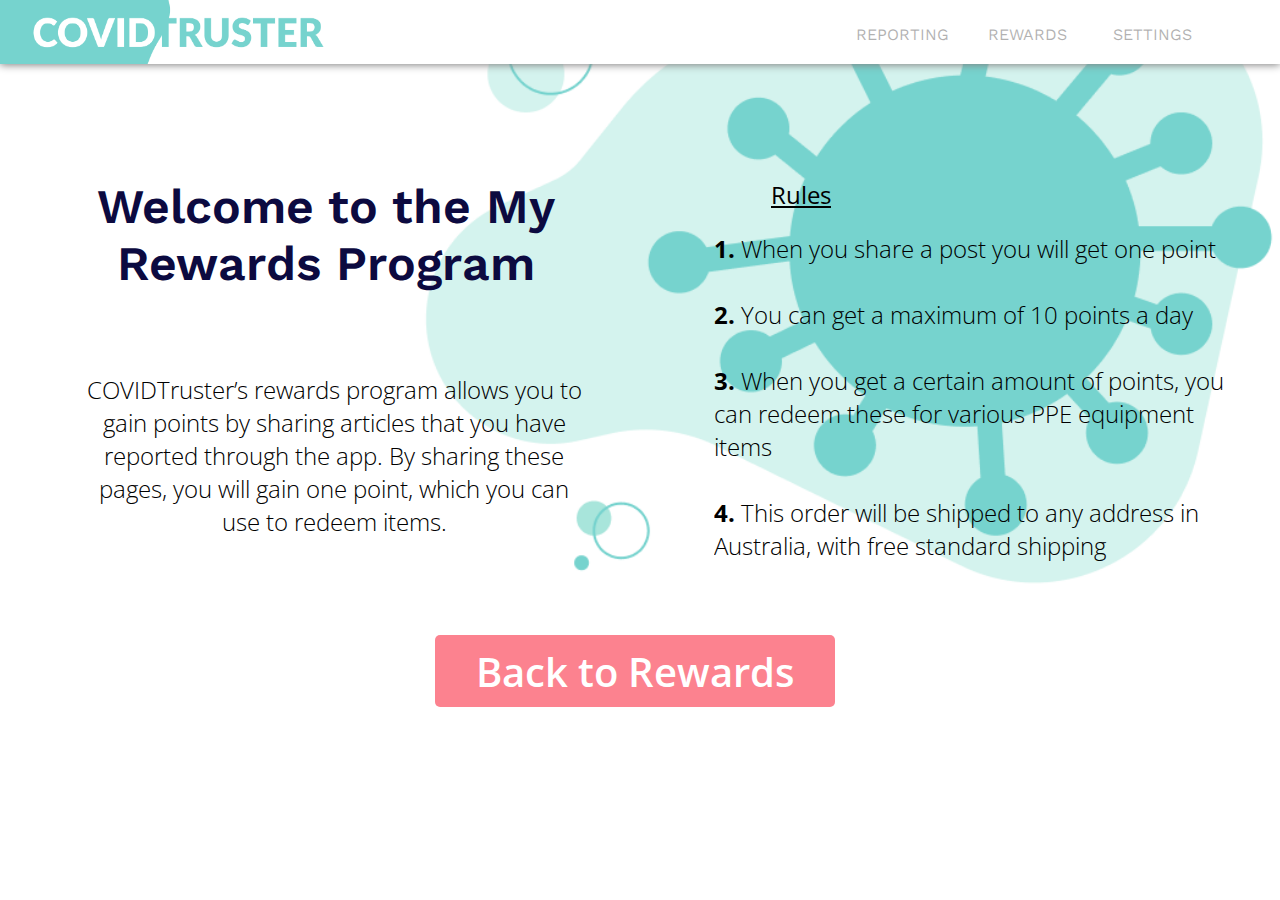
<file: CovidTruster Application Code/Rewards Info.html>
<!DOCTYPE html>
<html>
    <head>
        <link href="https://fonts.googleapis.com/css?family=Asap&display=swap" rel="stylesheet" />
        <link href="https://fonts.googleapis.com/css2?family=Work+Sans:ital,wght@0,100;0,200;0,300;0,400;0,500;0,600;0,700;0,800;0,900;1,100;1,200;1,300;1,400;1,500;1,600;1,700;1,800;1,900&display=swap" rel="stylesheet" />
        <link href="https://fonts.googleapis.com/css2?family=Open+Sans:ital,wght@0,300;0,400;0,600;0,700;0,800;1,300;1,400;1,600;1,700;1,800&display=swap" rel="stylesheet">
        <link href="./rewardsinfo.css" rel="stylesheet" />
        <title>Rewards Information</title>
        <meta charset="UTF-8">
        <meta name="viewport" content="width=device-width, initial-scale=1.0">
        <meta http-equiv="X-UA-Compatible" content="ie=edge">
    </head>
    <body>

        <div class="container-desk">
            <div class="top-navbar">
                <div class="heading2">
                    <a href="reporting.html"><img src="covid logo.png" id="header-img" alt="COVIDTRUSTER" height=64px width=355px></a>
                </div>
                
                <span class="report">REPORTING</span>
                <span class="rewards">REWARDS</span>
                <span class="settings">SETTINGS</span>
            </div>
            <div class="box-button">
                <a href="reward1.html"><button type="button" class="button-signup">Back to Rewards</button></a>
            </div>
            <div class="img-container-desk">
                <img src="CV-logo.png" id="image-desk" width=1274.4px height=1022.4px alt="logo">
            </div>

                <span class="subhead-text">Welcome to the 
                    My Rewards Program</span>
                <span class="main-text">COVIDTruster’s rewards program allows you to gain points by 
                    sharing articles that you have reported through the app. 
                    By sharing these pages, you will gain one point, which you can use to redeem items.</span>
                <span class="rules-text"><b><u>Rules</u></b></span>
                
                <ol class="b">
                    <li>When you share a post you will get one point</li>
                    <br>
                    <li>You can get a maximum of 10 points a day</li>
                    <br>
                    <li>When you get a certain amount of points, you can redeem these for various PPE equipment items</li>
                    <br>
                    <li>This order will be shipped to any address in Australia, with free standard shipping</li>
                </ol>
        </div>



        <div class="container-phone">

            <div class="heading">
                <img src="LogoTr.png" alt="COVIDTRUSTER" width=300px>
            </div>
            <div class="img-container-phone">
                <div class="image-phone"><img src="CV-logo.png" width=531px height=426px alt="logo"></div>
            </div>
            <div class="text-container">
            <span class="subhead-text1">Welcome to the <br>My Rewards Program</span>
            <span class="main-text1">COVIDTruster’s rewards program allows you to gain points by 
                sharing articles that you have reported through the app. 
                By sharing these pages, you will gain one point, which you can use to redeem items.</span>
            <span class="rules-text1"><b><u>Rules</u></b></span>
            
            <ol class="a">
                <li>When you share a post you will get one point</li>
                <br>
                <li>You can get a maximum of 10 points a day</li>
                <br>
                <li>When you get a certain amount of points, you can redeem these for various PPE equipment items</li>
                <br>
                <li>This order will be shipped to any address in Australia, with free standard shipping</li>
            </ol> 
   
        </div>

            <a href="reward1.html"><button type="button" class="button-signup1">Back to Rewards</button></a>
        </div>


    </body>     
</html>
</file>
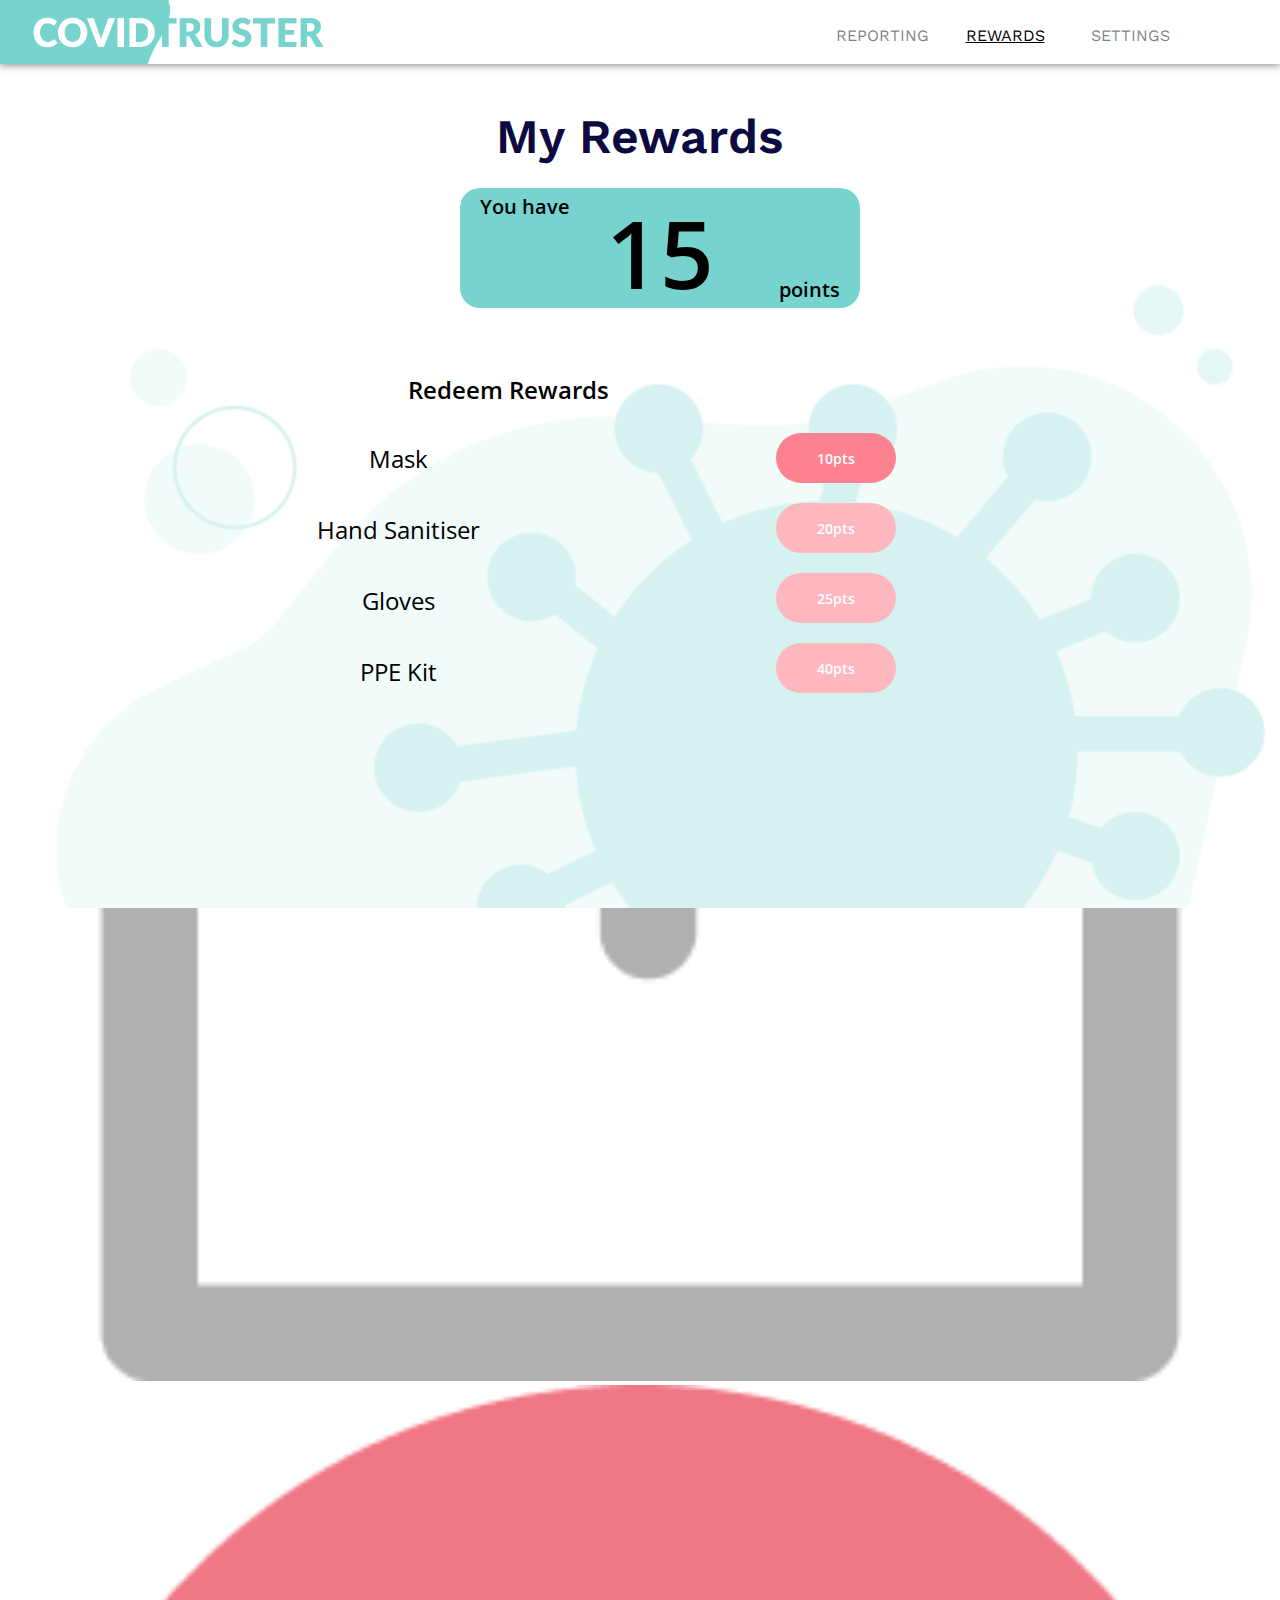
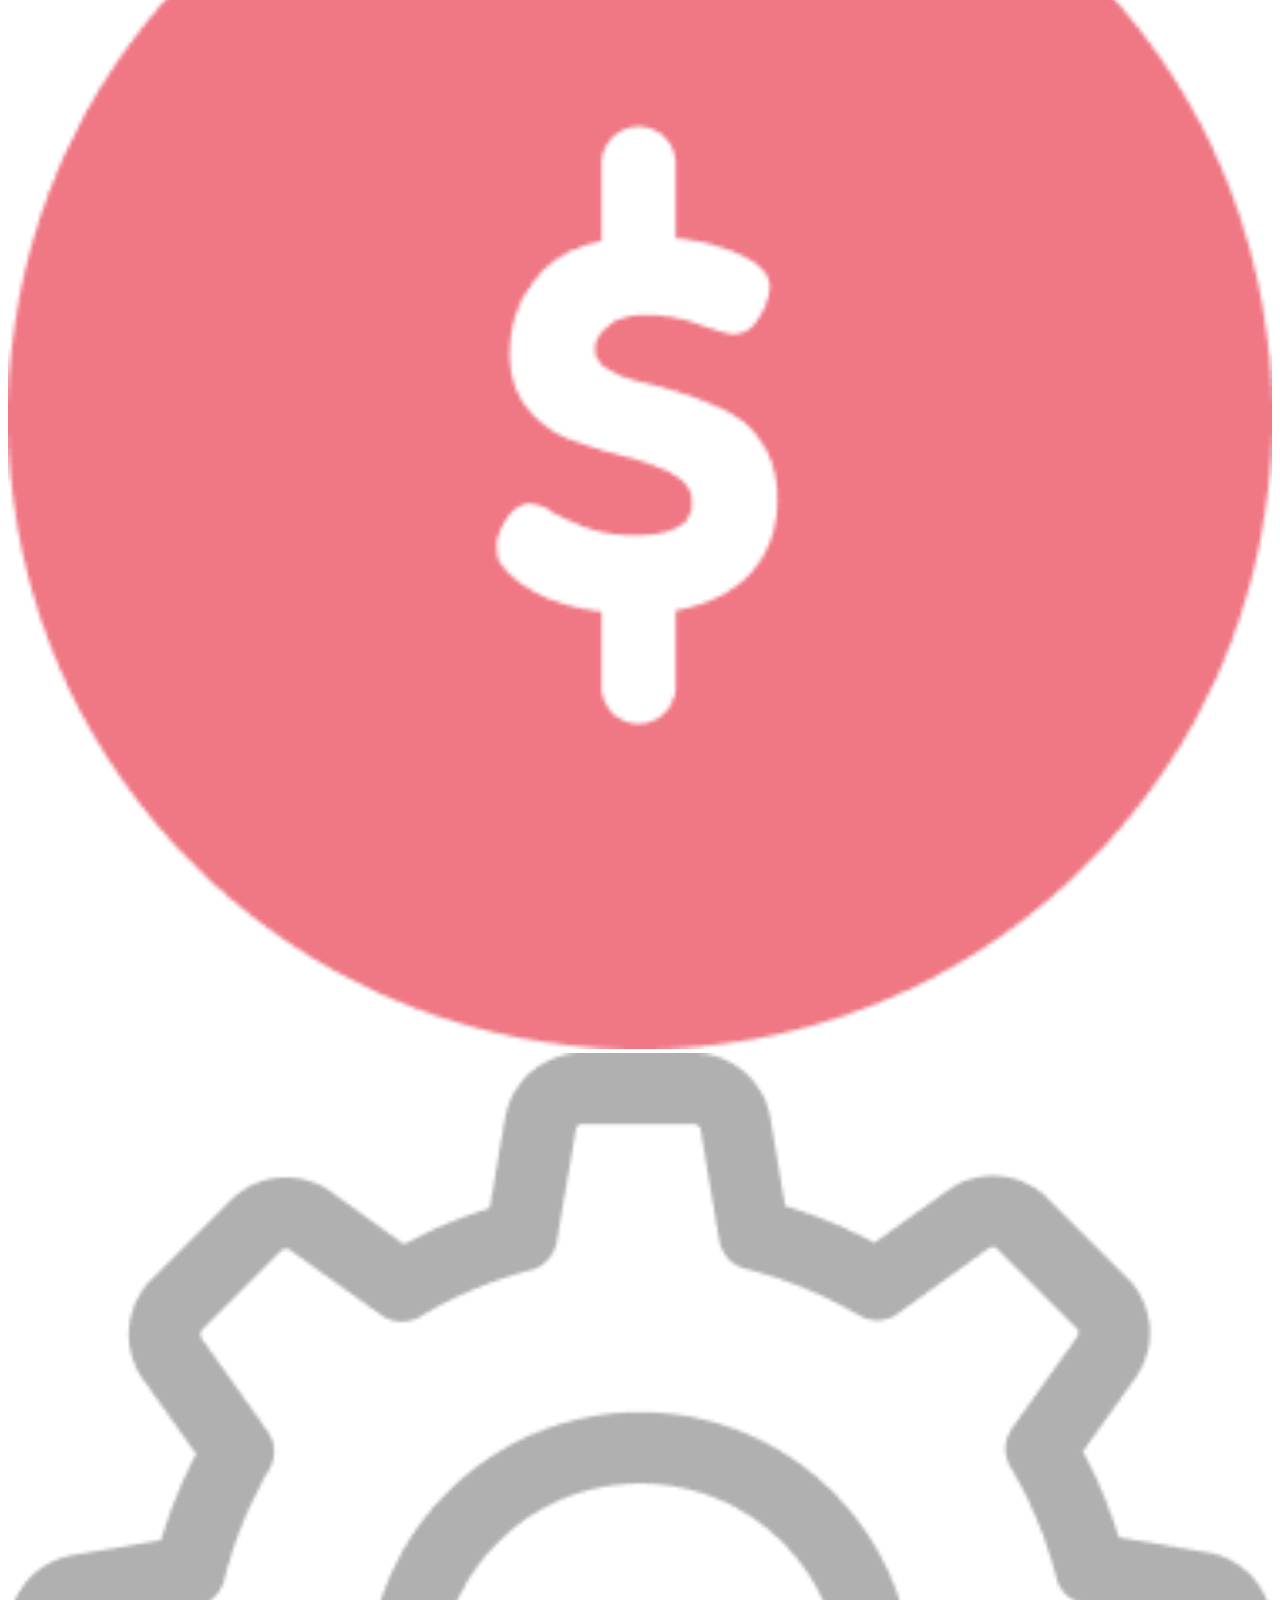
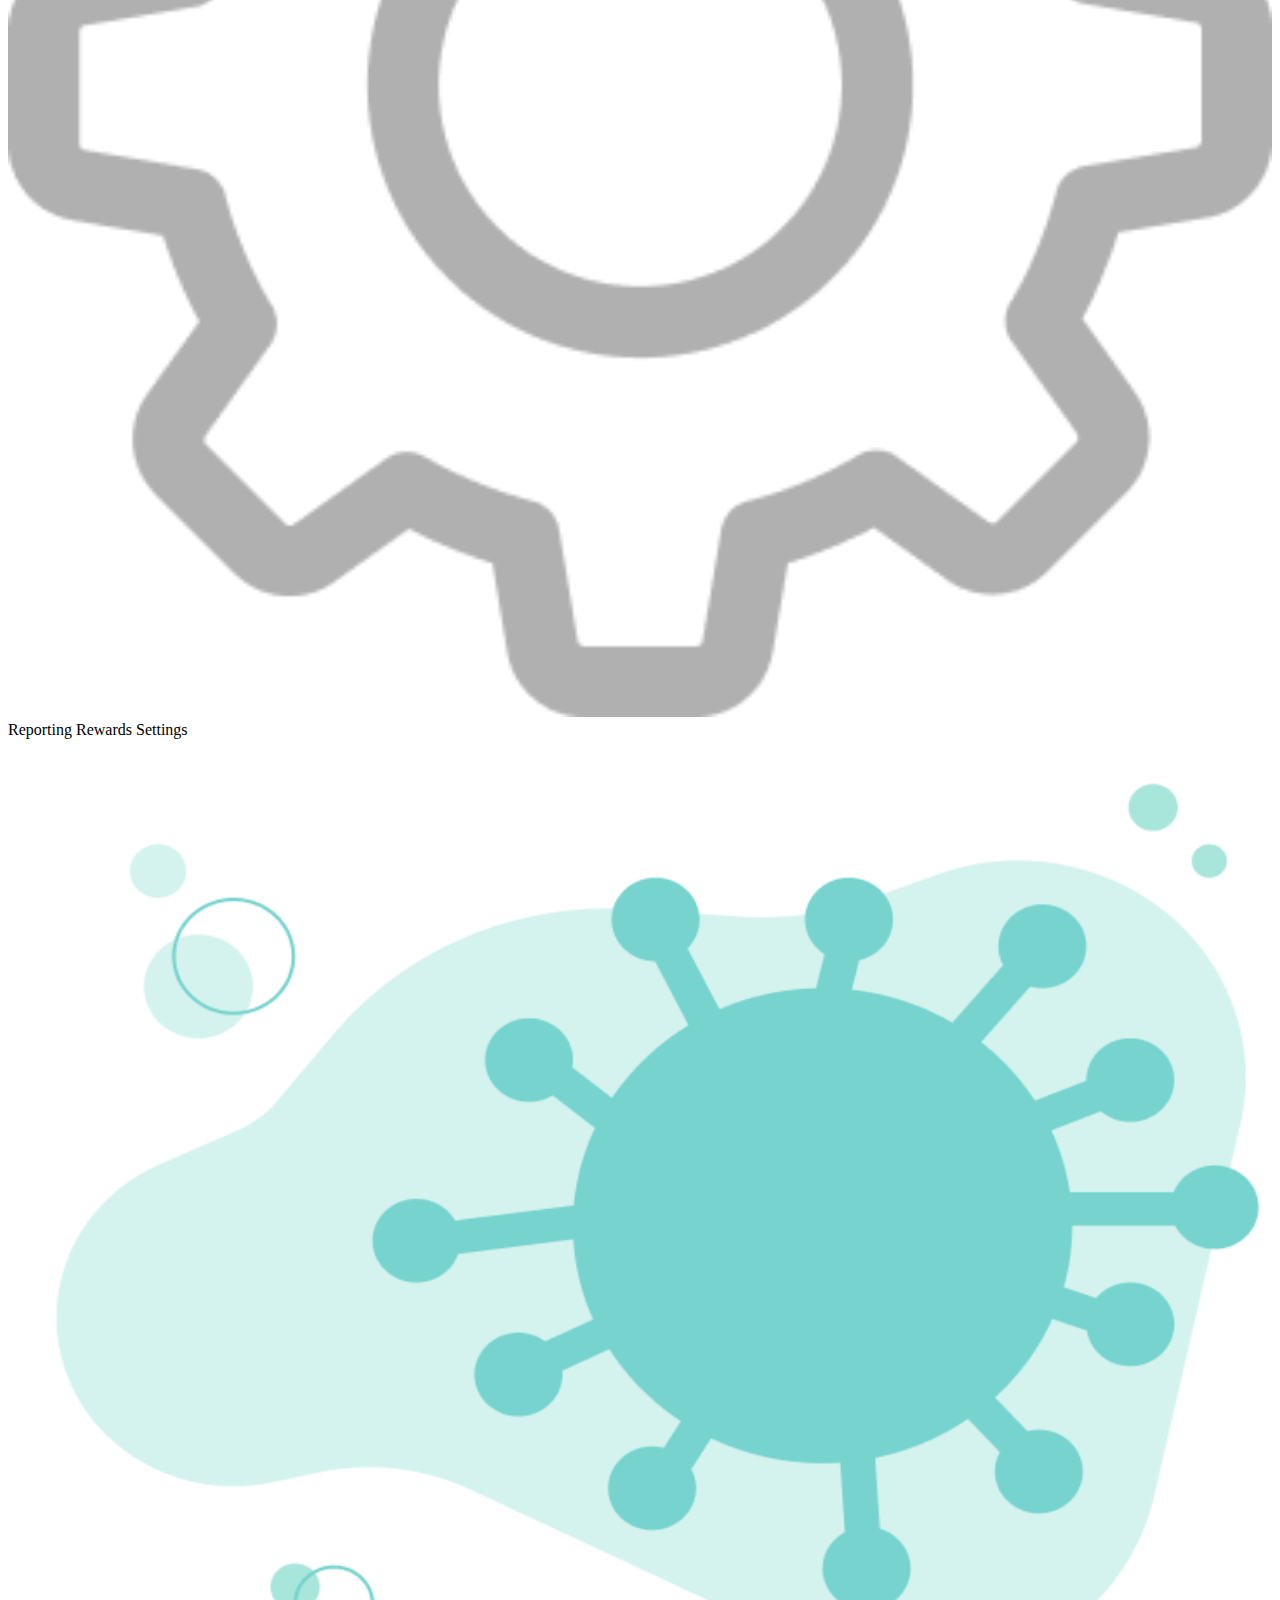
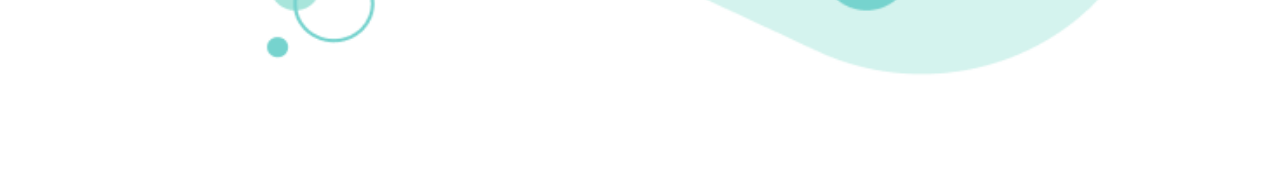
<file: CovidTruster Application Code/rewards2.html>
<!DOCTYPE html>
<html>
    <head>
        <link href="https://fonts.googleapis.com/css?family=Asap&display=swap" rel="stylesheet" />
        <link href="https://fonts.googleapis.com/css2?family=Work+Sans:ital,wght@0,100;0,200;0,300;0,400;0,500;0,600;0,700;0,800;0,900;1,100;1,200;1,300;1,400;1,500;1,600;1,700;1,800;1,900&display=swap" rel="stylesheet" />
        <link href="https://fonts.googleapis.com/css2?family=Open+Sans:ital,wght@0,300;0,400;0,600;0,700;0,800;1,300;1,400;1,600;1,700;1,800&display=swap" rel="stylesheet">
        <link href="./rewards2.css" rel="stylesheet" />
        <title>Rewards Information</title>
        <meta charset="UTF-8">
        <meta name="viewport" content="width=device-width, initial-scale=1.0">
        <meta http-equiv="X-UA-Compatible" content="ie=edge">
    </head>
    <body>

        <div class="container-desk">
            <div class="top-navbar">
                <div class="heading2">
                    <a href="reporting.html"><img src="covid logo.png" id="header-img" alt="COVIDTRUSTER" height=64px width=355px></a>
                </div>

                <a href="reporting.html"><button class="report">REPORTING</button></a>
                <a href="reward1.html"> <button class="rewards">REWARDS</button></a> 
                 <a href="settings.html"> <button class="settings">SETTINGS</button></a>
            </div>
      
                <button type="button" class="points">15
                    <span class="you-text">You have</span>
                    <span class="points-text">points</span>
                </button>
                
                <a href="rewards3.html"><button type="button" class="button-signup">10pts</button></a>
                <button type="button" class="button-signup2">20pts</button>
                <button type="button" class="button-signup3">25pts</button>
                <button type="button" class="button-signup4">40pts</button>

            <div class="background-image" >
                <img src="CV-logo.png" alt="background-image" width="100%" style="background-image: url('background.png');">
            </div>

                <div class="subhead-text">My Rewards</div>
                <div class="main-text">Redeem Rewards</div>
                <div class="mask-text">Mask</div>
                <div class="hand-text">Hand Sanitiser</div>
                <div class="gloves-text">Gloves</div>
                <div class="ppe-text">PPE Kit</div>

        </div>

        <div class="container-phone">

            <div class="heading">
                <img src="LogoTr.png" alt="COVIDTRUSTER" width=300px>
            </div>

            <button type="button" class="points1">15
                <span class="you-text1">You have</span>
                <span class="points-text1">points</span>
            </button>

            <span class="subhead-text1">My Rewards</span>
            <span class="main-text1">Redeem Rewards</span>


            <span class="mask-text1">Mask</span>
            <span class="hand-text1">Hand Sanitiser</span>
            <span class="gloves-text1">Gloves</span>
            <span class="ppe-text1">PPE Kit</span>

            <a href="rewards3.html"><button type="button" class="button-signup11">10pts</button></a>
            <button type="button" class="button-signup22">20pts</button>
            <button type="button" class="button-signup33">25pts</button>
            <button type="button" class="button-signup44">40pts</button>

            <div class="arrow">
              <a href="reward1.html"><img src="arrow.png" alt="arrow" width=30px></a>
            </div>

        <div class="box-nav">
            <a href='reporting.html'><div class="reporting-icon">
                <img src="uploadgrey.png" alt="reporting-icon" width="100%">
            </div></a>
            <a href="reward1.html"><div class="rewards-icon">
                <img src="coin.png" id="rewards-icon" width="100%">
            </div></a>
            
            <a href="settings.html"><div class="settings-icon">
                <img src="nav-settings.png" alt="settings-icon" width="100%">
            </div></a>
        </div>
    
            <span class="text-reporting2">Reporting</span>
            <span class="text-rewards2">Rewards</span>
            <span class="text-settings2">Settings</span>

            <div class="background-image1">
                <img src="CV-logo.png" id="image-desk" width=1274.4px height=1022.4px>
            </div>
            
        </div>
    </body>     
</html>
</file>
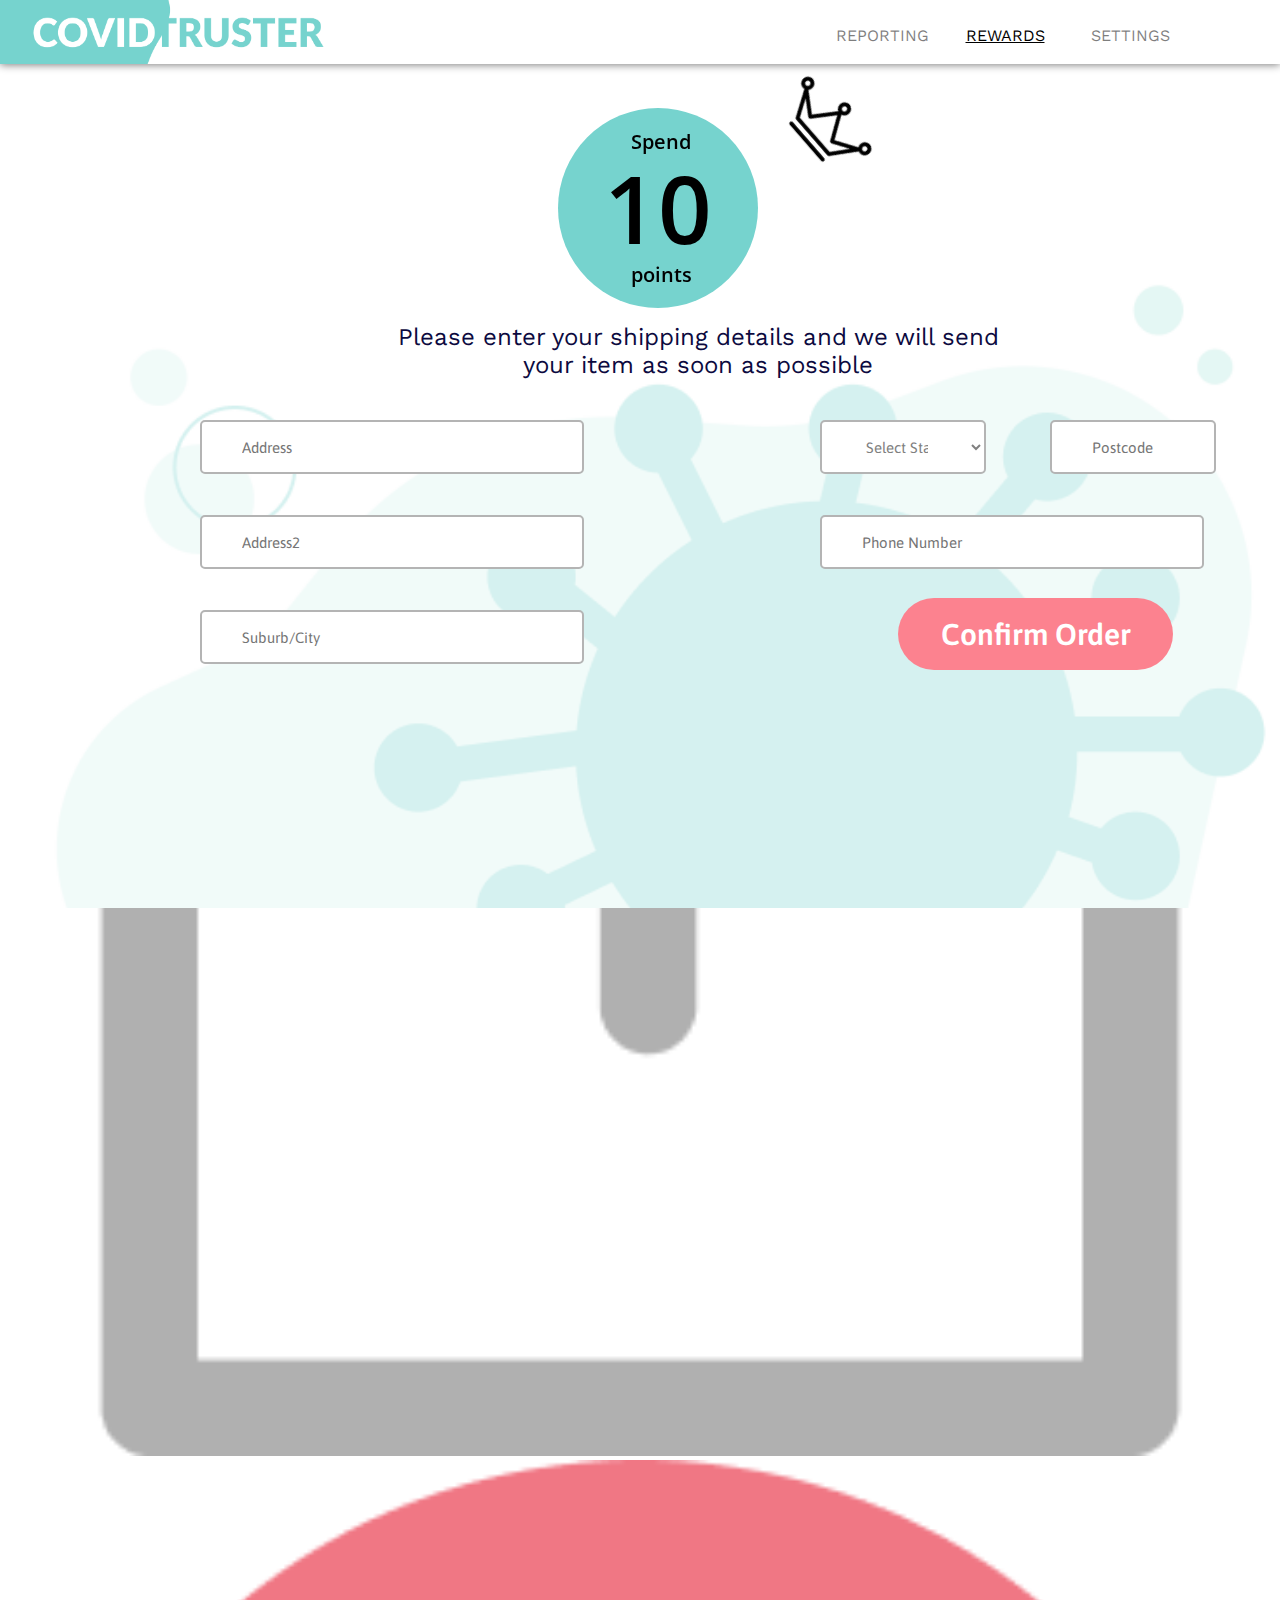
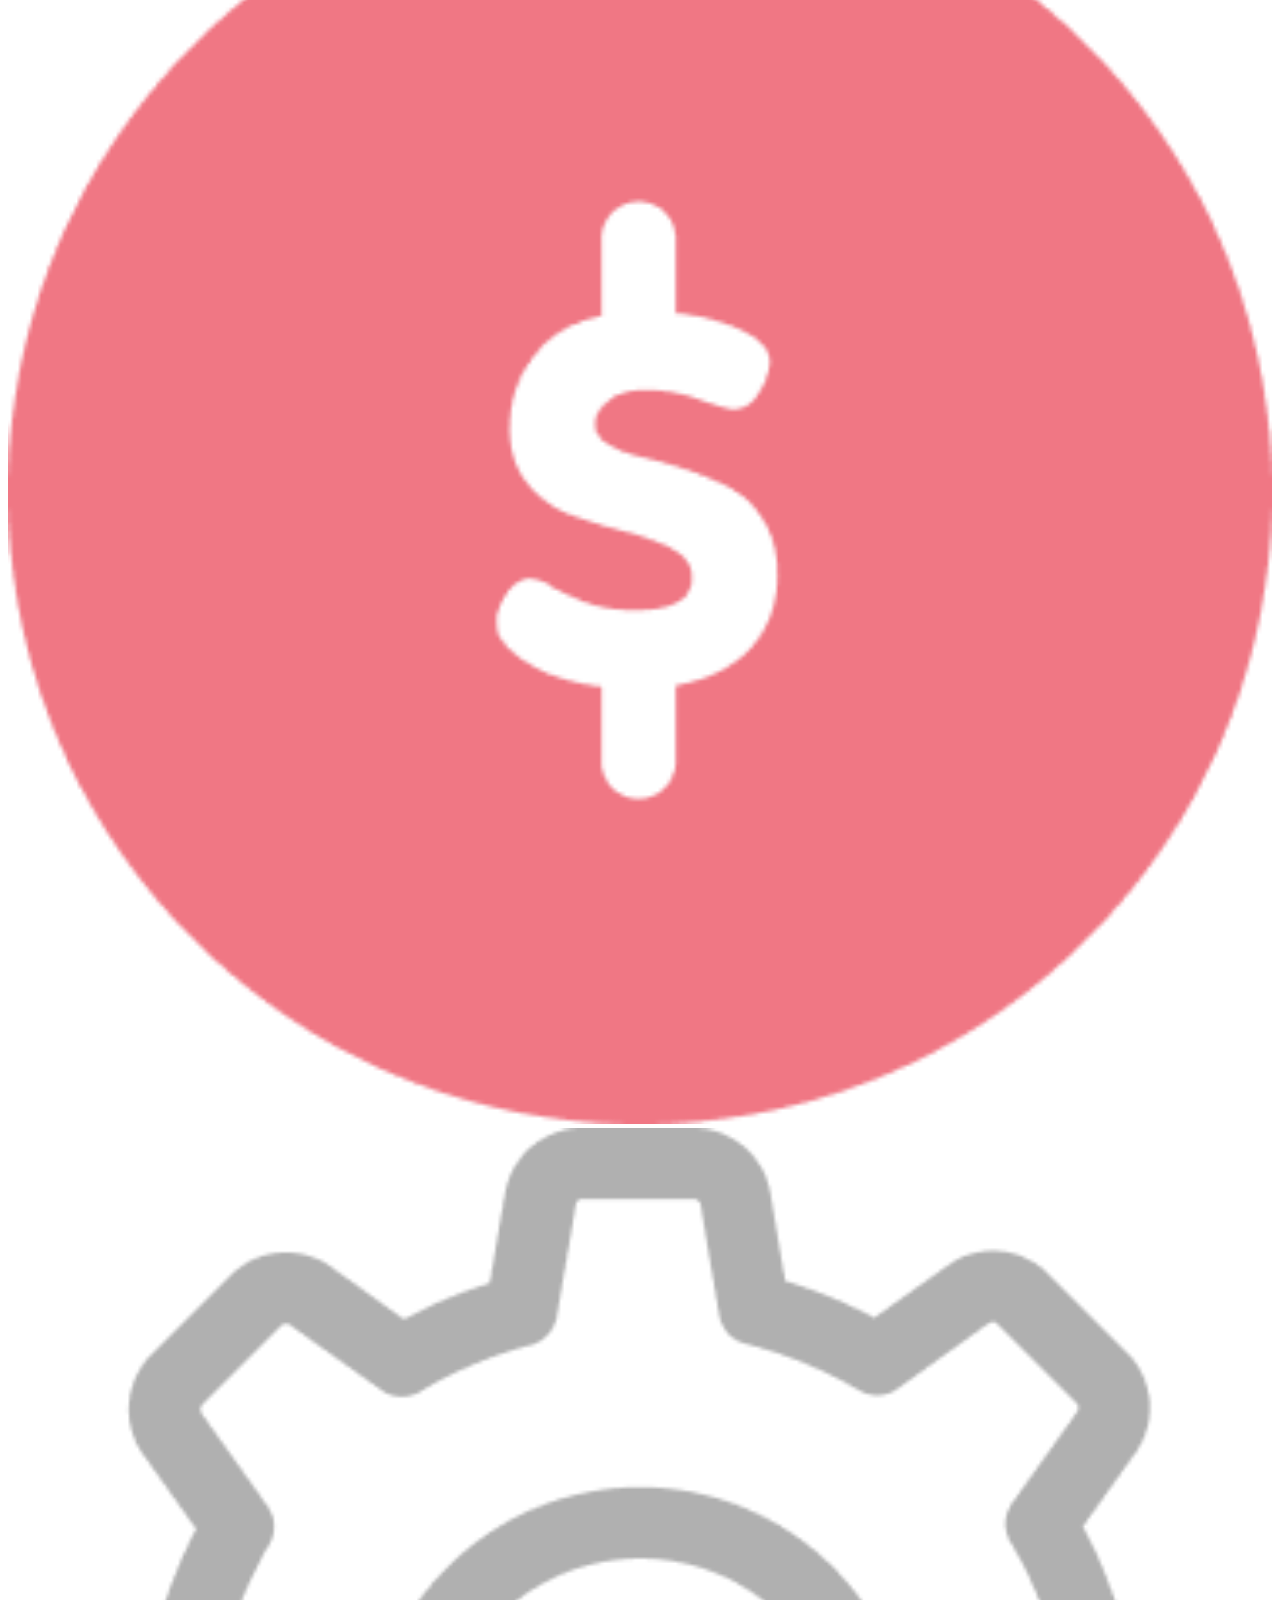
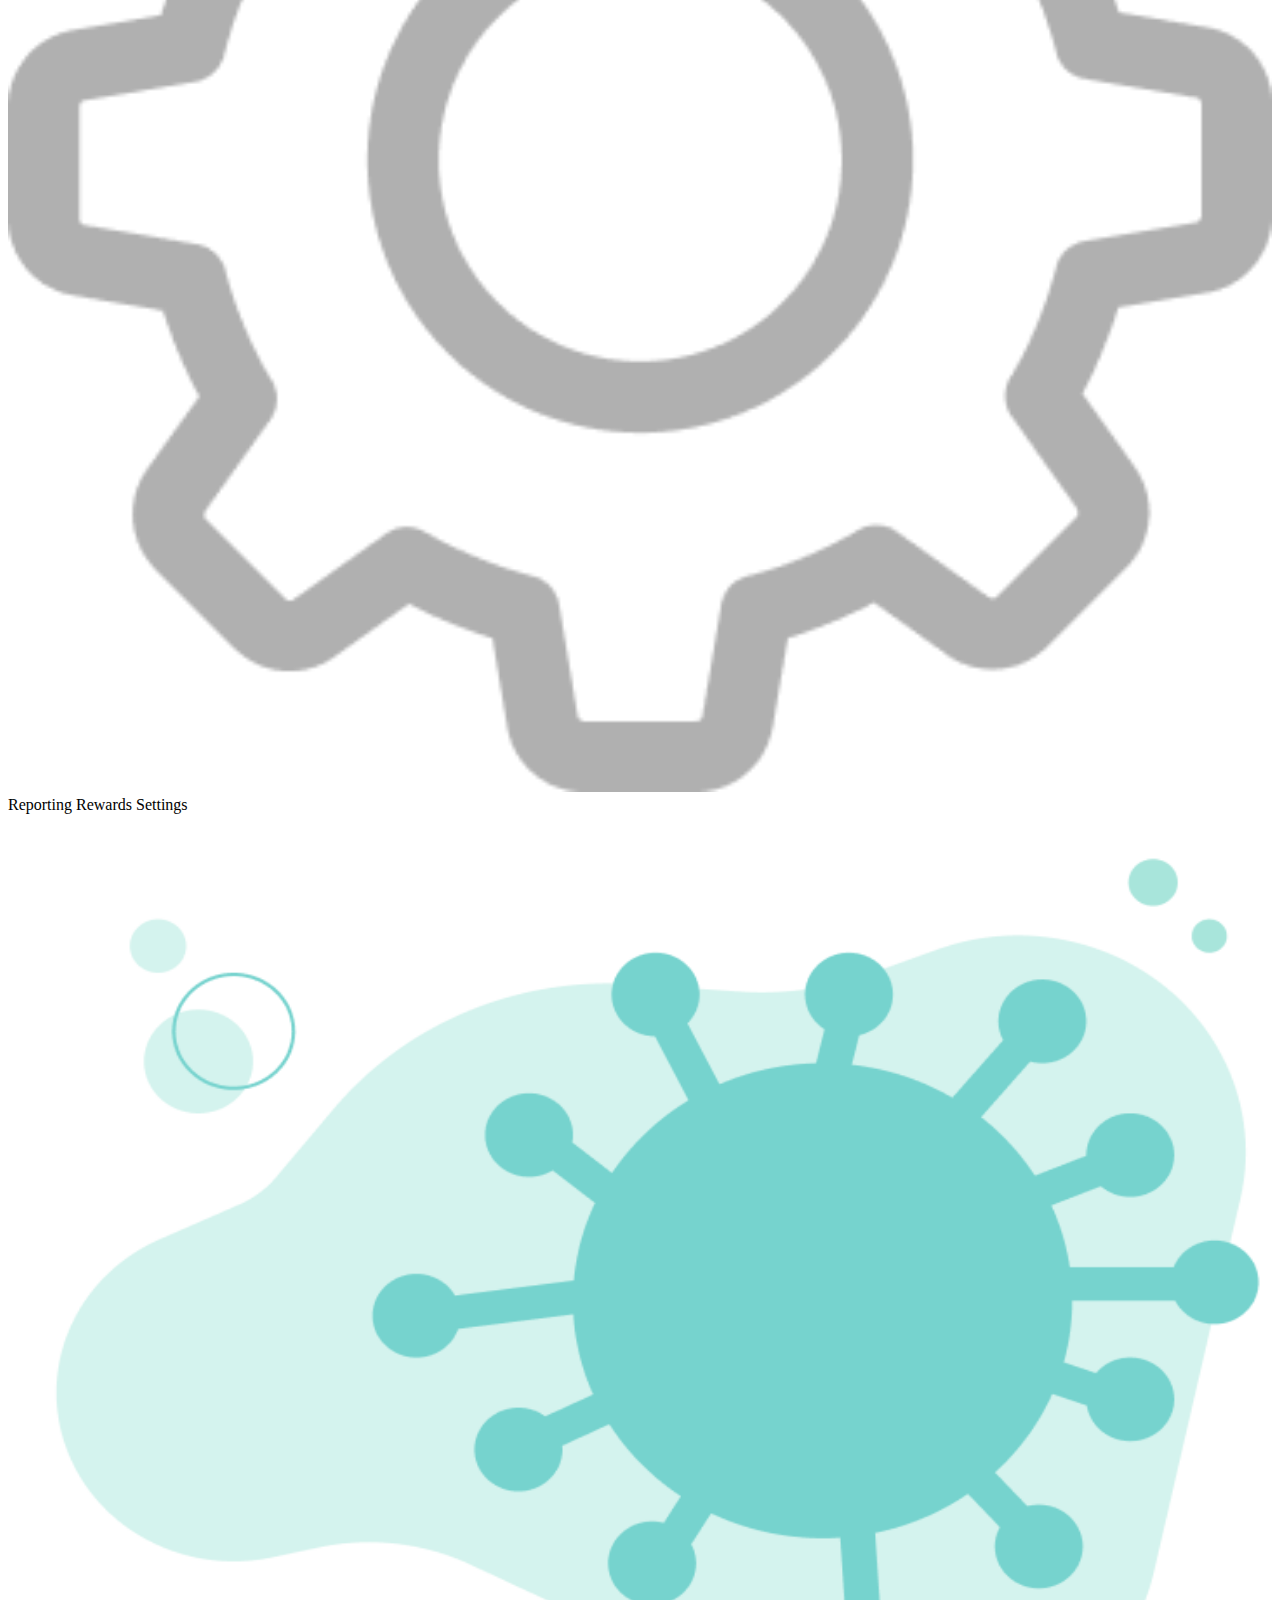
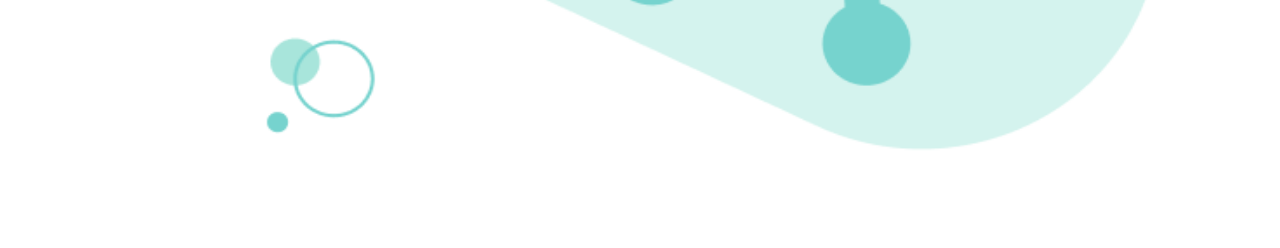
<file: CovidTruster Application Code/rewards3.html>
<!DOCTYPE html>
<html>
    <head>
        <link href="https://fonts.googleapis.com/css?family=Asap&display=swap" rel="stylesheet" />
        <link href="https://fonts.googleapis.com/css2?family=Work+Sans:ital,wght@0,100;0,200;0,300;0,400;0,500;0,600;0,700;0,800;0,900;1,100;1,200;1,300;1,400;1,500;1,600;1,700;1,800;1,900&display=swap" rel="stylesheet" />
        <link href="https://fonts.googleapis.com/css2?family=Open+Sans:ital,wght@0,300;0,400;0,600;0,700;0,800;1,300;1,400;1,600;1,700;1,800&display=swap" rel="stylesheet">
        <link href="./rewards3.css" rel="stylesheet" />
        <title>Rewards Information</title>
        <meta charset="UTF-8">
        <meta name="viewport" content="width=device-width, initial-scale=1.0">
        <meta http-equiv="X-UA-Compatible" content="ie=edge">
    </head>
    <body>

        <div class="container-desk">
            <div class="top-navbar">
                <div class="heading2">
                    <a href="reporting.html"><img src="covid logo.png" alt="COVIDTRUSTER" height=64px width=355px></a>
                </div>

                <a href="reporting.html"><button class="report">REPORTING</button></a>
                <a href="reward1.html"> <button class="rewards">REWARDS</button></a> 
                 <a href="settings.html"> <button class="settings">SETTINGS</button></a>
            </div>
      
                <button type="button" class="points">10
                    <span class="you-text">Spend</span>
                    <span class="points-text">points</span>
                </button>
                
                
                
                <form name="form-reporting" id="form" action='rewards4.html' method="GET" onSumbit="return validate_form ();">
                    <input type="text" id="Address" name="Address" placeholder="Address" required>
                    <input type="text" id="Address2" name="Address2"placeholder="Address2">
                    <input type="text" id="city" name="city" placeholder="Suburb/City" required>
                    <input type="text" id="postcode" name="postcode" placeholder="Postcode" pattern="[0-9]{4}" required>
                    <input type="tel" id="phone" name="phone" placeholder="Phone Number" pattern="[0-9]{4}[0-9]{3}[0-9]{3}" required>

                    <select id="state" name="state" placeholder="State" required>
                        <option value="0">Select State</option>
                        <option value="NSW">NSW</option>
                        <option value="TAS">TAS</option>
                        <option value="VIC">VIC</option>
                        <option value="NT">NT</option>
                        <option value="ACT">ACT</option>
                        <option value="WA">WA</option>
                        <option value="SA">SA</option>
                    </select>
                    <input type="submit" class="button-signup" value='Confirm Order' onClick="return validateForm()">
                </form>
                    <!-- <button type="button" class="button-signup" onClick="return validateForm()">Confirm Order</button> -->
                  

                  <div class="crown">
                    <img src="crown.png" alt="crown" width=100px>
                </div>

            <div class="background-image" >
                <img src="CV-logo.png" alt="background-image" width="100%" style="background-image: url('background.png');">
            </div>

                <!-- <span class="subhead-text">My Rewards</span> -->
                <span class="main-text">Please enter your shipping details and we will send your item as soon as possible</span>

        </div>
        <div class="container-phone">

            <div class="heading">
                <img src="LogoTr.png" alt="COVIDTRUSTER" width=300px>
            </div>

            

            <span class="main-text1">Please enter your shipping details and we will send your item as soon as possible</span>

            <button type="button" class="points1">10
                <span class="you-text1">Spend</span>
                <span class="points-text1">points</span>
            </button>
            <div class="crown1">
                <img src="crown.png" alt="crown" width=50px>
            </div>

            <div class="arrow">
              <a href="rewards2.html"><img src="arrow.png" alt="arrow" width=30px></a>
            </div>

            <form name="form-reporting1" id="form" action='rewards4.html' method="GET" onSumbit="return validate_form ();">
                <input type="text" id="fname1" name="Address" placeholder="Address" required>
                <input type="text" id="lname1" name="Address2"placeholder="Address2">
                <input type="text" id="city1" name="city" placeholder="Suburb/City" required>
                <input type="text" id="postcode1" name="postcode" placeholder="Postcode" pattern="[0-9]{4}" required>
                <input type="tel" id="phone1" name="phone" placeholder="Phone Number" pattern="[0-9]{4}[0-9]{3}[0-9]{3}" required>

                <select id="state1" name="state" placeholder="State">
                    <option value="0">State</option>
                    <option value="NSW">NSW</option>
                    <option value="TAS">TAS</option>
                    <option value="VIC">VIC</option>
                    <option value="NT">NT</option>
                    <option value="ACT">ACT</option>
                    <option value="WA">WA</option>
                    <option value="SA">SA</option>
                </select>
                <!-- <a href="rewards4.html"><button" class="points12" onClick="return validateForm()">Confirm Order</button></a> -->
                <input type="submit" class="points12" value='Confirm Order' onClick="return validateForm1()">

              </form>

            <div class="box-nav">
                <a href='reporting.html'><div class="reporting-icon">
                  <img src="uploadgrey.png" alt="reporting-icon" width="100%">
                </div></a>
                <a href="reward1.html"><div class="rewards-icon">
                    <img src="coin.png" id="rewards-icon" width="100%">
                </div></a>
                <a href="settings.html"><div class="settings-icon">
                  <img src="nav-settings.png" alt="settings-icon" width="100%">
                </div></a>
            </div>
    
            <span class="text-reporting2">Reporting</span>
            <span class="text-rewards2">Rewards</span>
            <span class="text-settings2">Settings</span>

            <div class="background-image1">
                <img src="CV-logo.png" id="image-desk" width=1274.4px height=1022.4px>
            </div>
            
        </div>
    </body> 
    <script>

function validateForm(){
        var validation = false;
        var address = document.forms["form-reporting"]["Address"].value;
        var city = document.forms["form-reporting"]["city"].value;
        var postcode = document.forms["form-reporting"]["postcode"].value;
        var phone = document.forms["form-reporting"]["phone"].value;
        var state = document.forms["form-reporting"]["state"].value;
            if (address =="" && city =="" && postcode =="" && phone =="") {
            alert("Please enter your shipping details");
            return false;
            }}

function validateForm1(){
        var validation = false;
        var address1 = document.forms["form-reporting1"]["fname1"].value;
        var city1 = document.forms["form-reporting1"]["city1"].value;
        var postcode1 = document.forms["form-reporting1"]["postcode1"].value;
        var phone1 = document.forms["form-reporting1"]["phone1"].value;
        var state1 = document.forms["form-reporting1"]["state1"].value;
            if (address1 =="" && city1 =="" && postcode1 =="" && phone1 =="") {
            alert("Please enter your shipping details");
            return false;
            }}

    </script>    
</html>
</file>
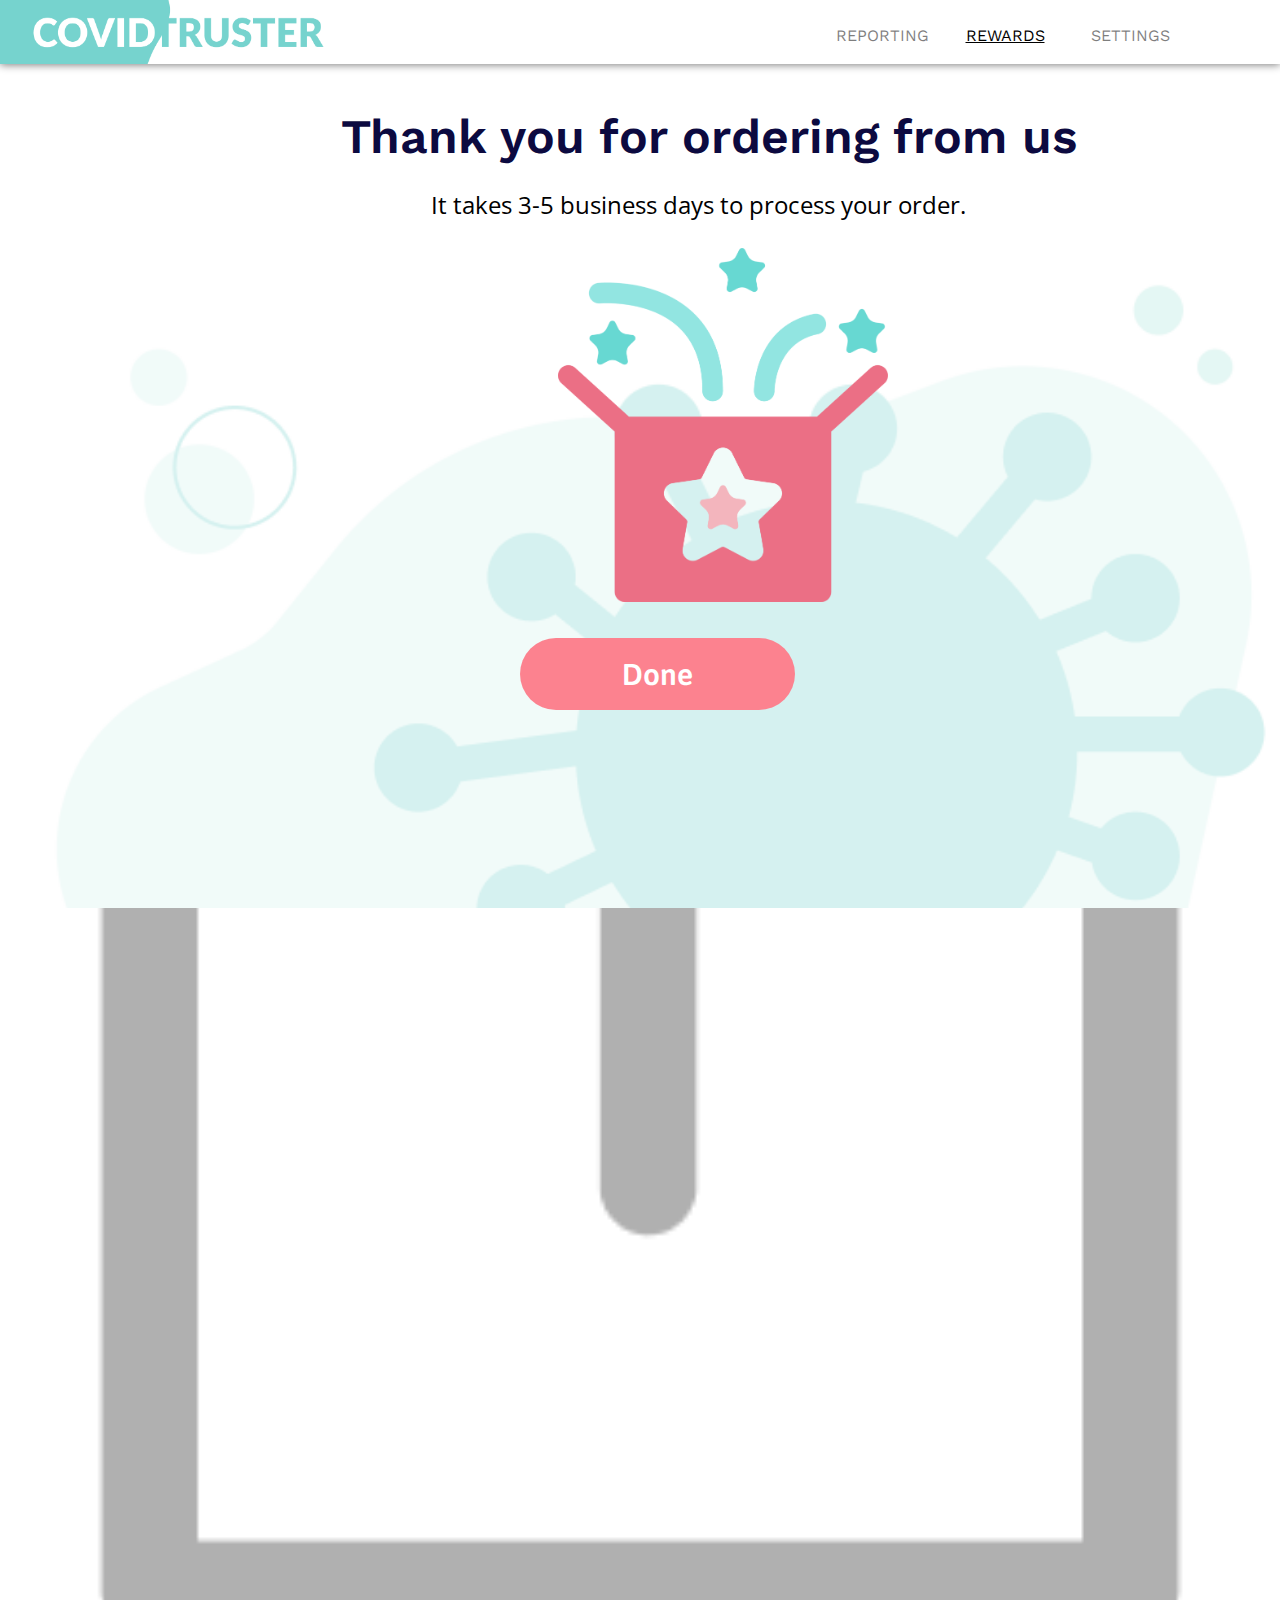
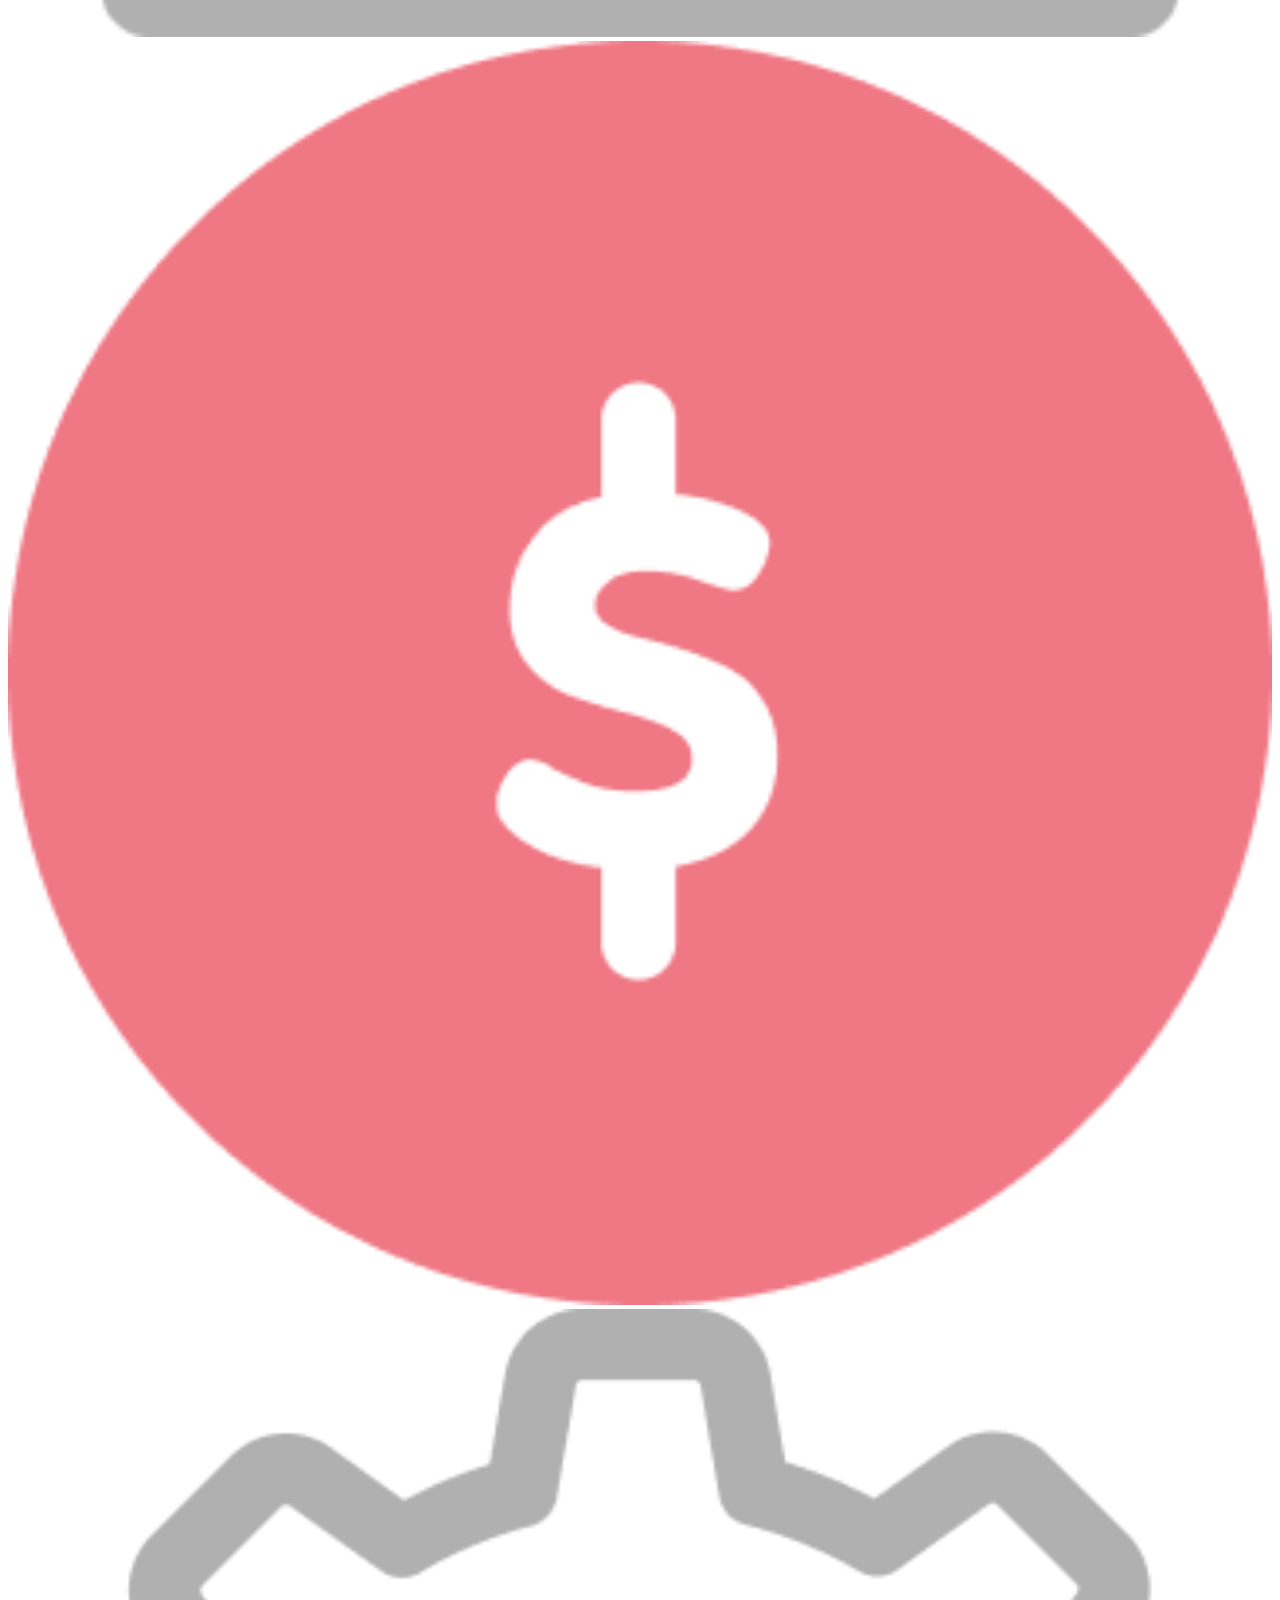
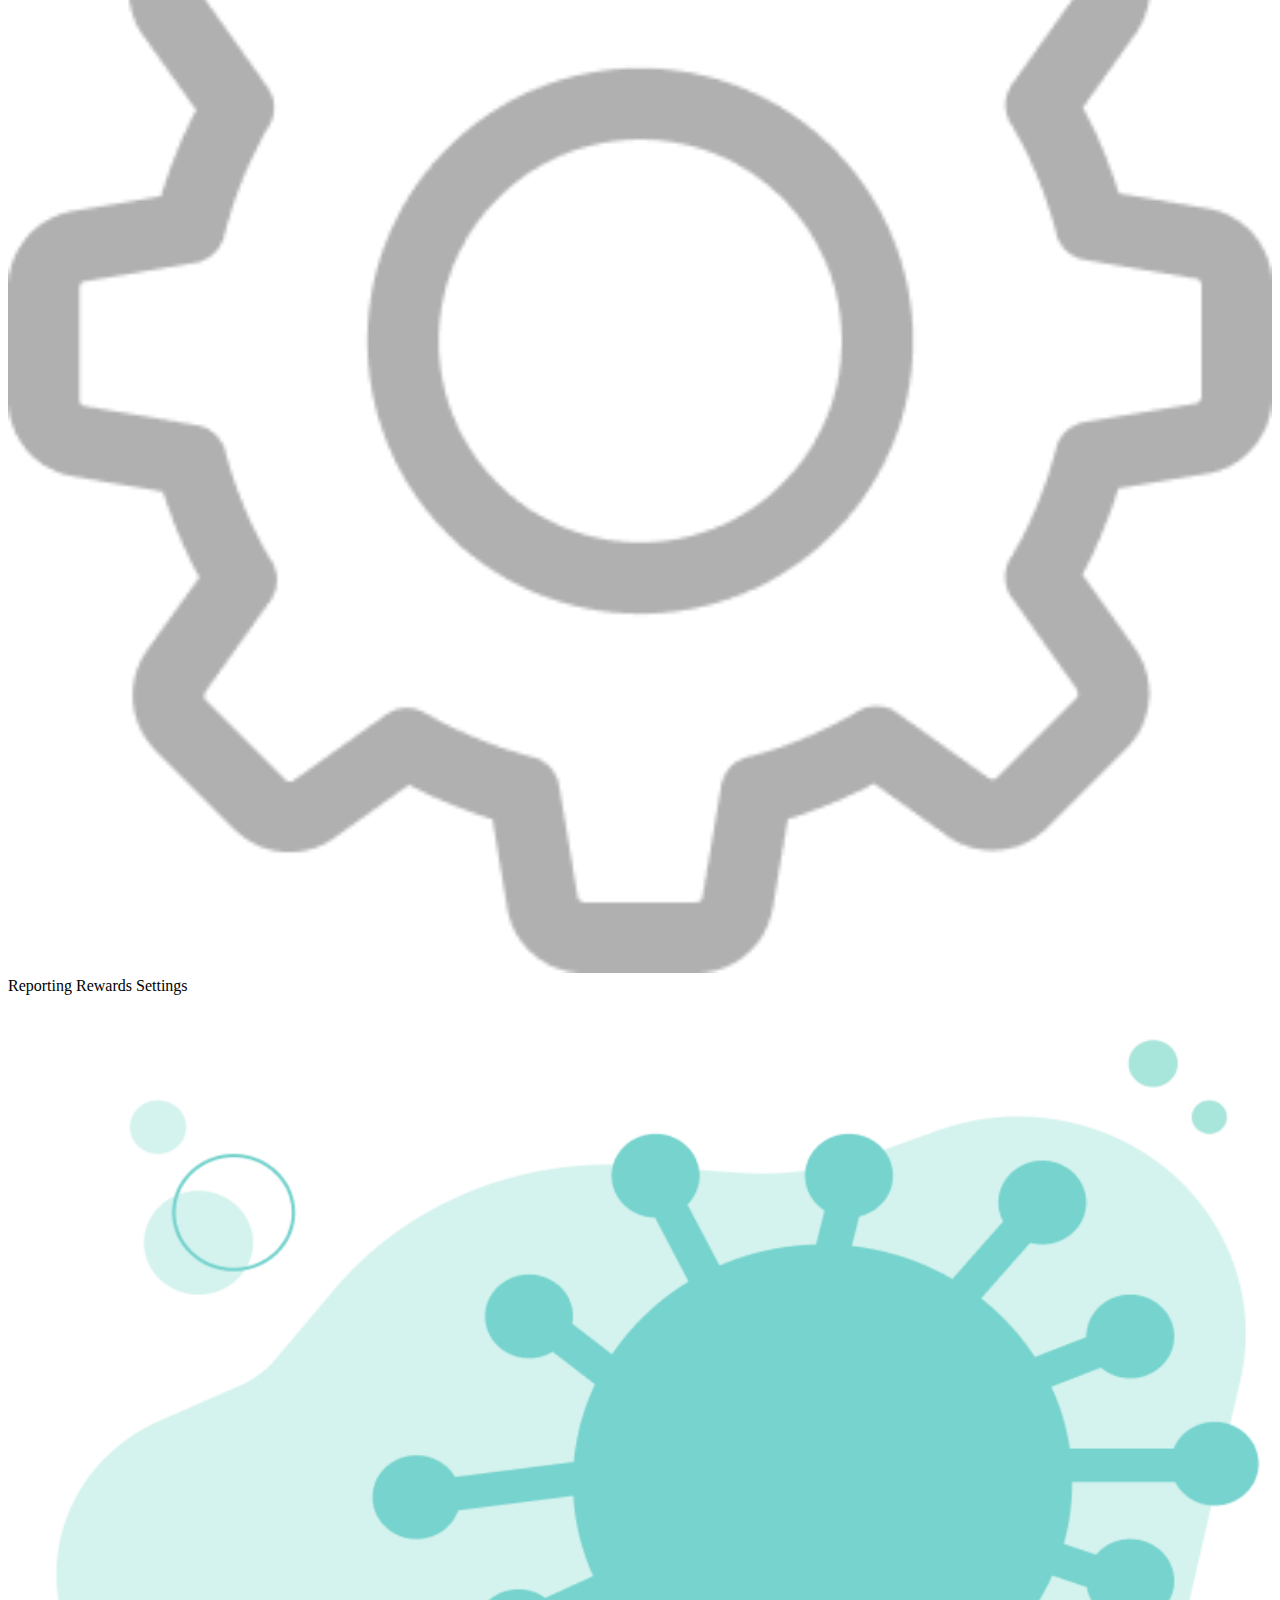
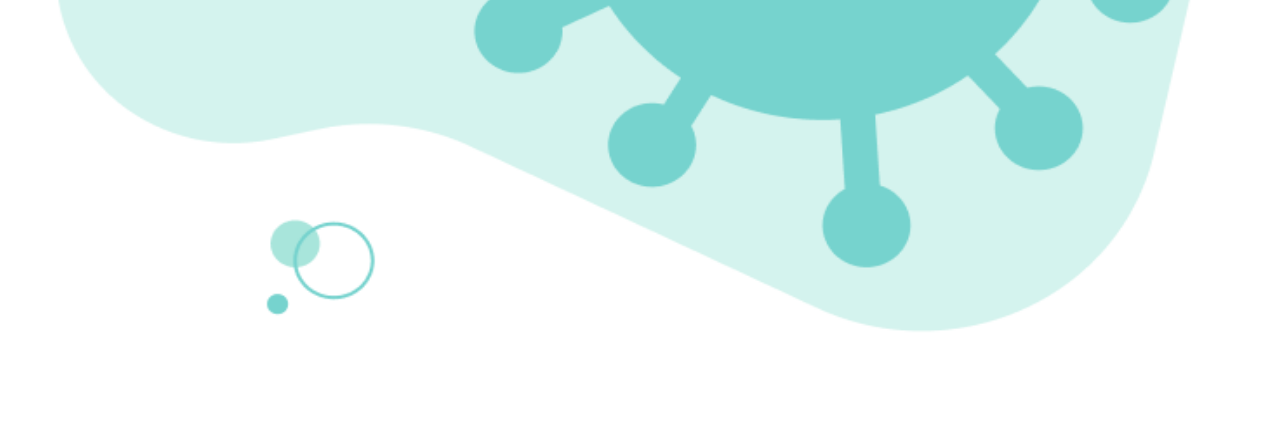
<file: CovidTruster Application Code/rewards4.html>
<!DOCTYPE html>
<html>
    <head>
        <link href="https://fonts.googleapis.com/css?family=Asap&display=swap" rel="stylesheet" />
        <link href="https://fonts.googleapis.com/css2?family=Work+Sans:ital,wght@0,100;0,200;0,300;0,400;0,500;0,600;0,700;0,800;0,900;1,100;1,200;1,300;1,400;1,500;1,600;1,700;1,800;1,900&display=swap" rel="stylesheet" />
        <link href="https://fonts.googleapis.com/css2?family=Open+Sans:ital,wght@0,300;0,400;0,600;0,700;0,800;1,300;1,400;1,600;1,700;1,800&display=swap" rel="stylesheet">
        <link href="./rewards4.css" rel="stylesheet" />
        <title>Rewards Information</title>
        <meta charset="UTF-8">
        <meta name="viewport" content="width=device-width, initial-scale=1.0">
        <meta http-equiv="X-UA-Compatible" content="ie=edge">
    </head>
    <body>

        <div class="container-desk">
            <div class="top-navbar">
                <div class="heading2">
                    <a href="reporting.html"><img src="covid logo.png" id="header-img" alt="COVIDTRUSTER" height=64px width=355px></a>
                </div>

                <a href="reporting.html"><button class="report">REPORTING</button></a>
                <a href="reward1.html"> <button class="rewards">REWARDS</button></a> 
                 <a href="settings.html"> <button class="settings">SETTINGS</button></a>
            </div>
                      
                <a href="reward1.html"><button type="button" class="button-signup">Done</button></a>
                
                <div class="present">
                    <img src="present.png" alt="present" width=330px>
                </div>
              
            <div class="background-image" >
                <img src="CV-logo.png" alt="background-image" width="100%" style="background-image: url('background.png');">
            </div>

                <span class="subhead-text">Thank you for ordering from us</span>
                <span class="main-text">It takes 3-5 business days to process your order.</span>
        </div>
        <div class="container-phone">

            <div class="heading">
                <img src="LogoTr.png" alt="COVIDTRUSTER" width=300px>
            </div>

            <span class="subhead-text1">Thank you for ordering from us</span>
            <span class="main-text1">It takes 3-5 business days to process your order.</span>
            <div class="present1">
                <img src="present.png" alt="present" width=250px>
            </div>
            <a href="reward1.html"><button type="button" class="button-signup1">Done</button></a>

            <div class="box-nav">
                <a href='reporting.html'><div class="reporting-icon">
                  <img src="uploadgrey.png" alt="reporting-icon" width="100%">
                </div></a>
                <a href="reward1.html"><div class="rewards-icon">
                    <img src="coin.png" id="rewards-icon" width="100%">
                </div></a>
                <a href="settings.html"><div class="settings-icon">
                  <img src="nav-settings.png" alt="settings-icon" width="100%">
                </div></a>
            </div>
    
            <span class="text-reporting2">Reporting</span>
            <span class="text-rewards2">Rewards</span>
            <span class="text-settings2">Settings</span>

            <div class="background-image1">
                <img src="CV-logo.png" id="image-desk" width=1274.4px height=1022.4px>
            </div>
            
        </div>
    </body>     
</html>
</file>
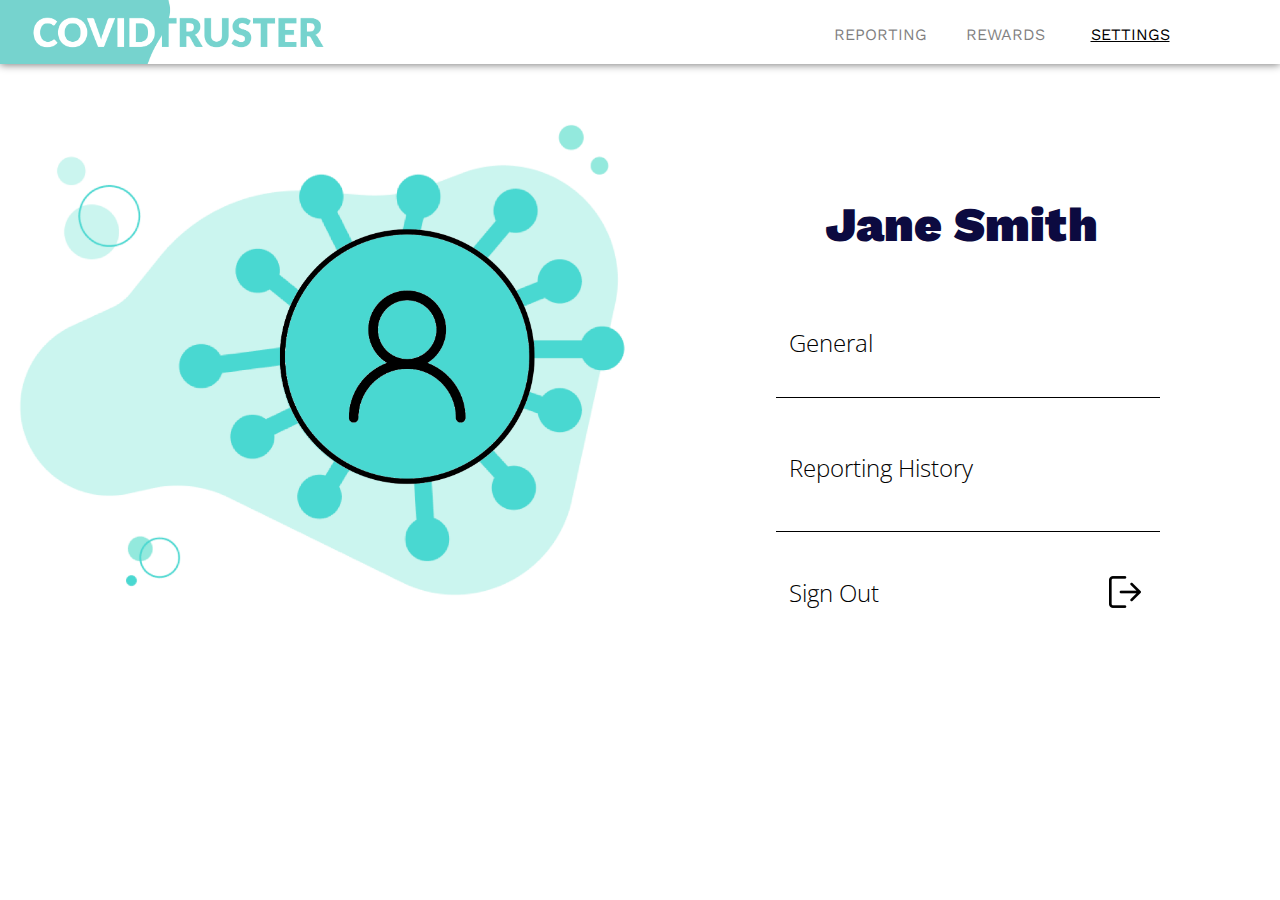
<file: CovidTruster Application Code/settings.html>
<!DOCTYPE html>
<html>
    <head>
        <link href="https://fonts.googleapis.com/css?family=Asap&display=swap" rel="stylesheet" />
        <link href="https://fonts.googleapis.com/css2?family=Work+Sans:ital,wght@0,100;0,200;0,300;0,400;0,500;0,600;0,700;0,800;0,900;1,100;1,200;1,300;1,400;1,500;1,600;1,700;1,800;1,900&display=swap" rel="stylesheet" />
        <link href="https://fonts.googleapis.com/css2?family=Open+Sans:ital,wght@0,300;0,400;0,600;0,700;0,800;1,300;1,400;1,600;1,700;1,800&display=swap" rel="stylesheet">
        <link href="./settings.css" rel="stylesheet" />
        <title>Settings</title>
        <meta charset="UTF-8">
        <meta name="viewport" content="width=device-width, initial-scale=1.0">
        <meta http-equiv="X-UA-Compatible" content="ie=edge">
    </head>
    <body>
            <div class="container-phone">
                <div class="heading">
                    <img src="covid logo2.png" alt="COVIDTRUSTER" height=64px width=300px>
                </div>

                <div class="img-container-phone">
                    <div class="image-phone"><img src="CV-logo.png" width=531px height=426px alt="logo"></div>
                </div>

                <!-- <div class="img-container-phone">
                    <div class="image-phone">
                        <img src="prof.png" width=60% alt="logo">
                    </div>
                </div> -->
                <img src="prof.png" id="profilepicture"width=60% alt="logo">
    

                <span class="text-verify"><b>Jane Smith</b></span>
                <span class="text-explain">General </span>
                <span class="text-explain2">Reporting History </span>
               <a href="Login-Final.html"><span class="text-explain3">Sign Out </span></a> 

                <div class="img-container-desk">
                    <img src="CV-logo.png" id="image-desk" width=1274.4px height=1022.4px alt="logo">
                </div>

                <a href="Login-Final.html"> <img src="logout.png" id="signout1" width="5%" ></a>

                <div class="box-nav">
                    <a href='reporting.html'><div class="reporting-icon">
                      <img src="uploadgrey.png" alt="reporting-icon" width="100%">
                    </div></a>
                    <a href="reward1.html"><div class="rewards-icon">
                        <img src="nav-rewards.png" id="rewards-icon" width="100%">
                    </div></a>
                    <a href="settings.html"><div class="settings-icon">
                      <img src="settings1.png" alt="settings-icon" width="100%">
                    </div></a>
                </div>
    
            <span class="text-reporting2">Reporting</span>
            <span class="text-rewards2">Rewards</span>
            <span class="text-settings2">Settings</span>

            <div class="background-image1">
                <img src="CV-logo.png" id="image-desk1" width=1274.4px height=1022.4px>
            </div>
            <img src="line.png" id="line" width="100%">
            <img src="line.png" id="line1" width="100%">
       


        </div>
    
            <!-- --------------------------------------------------------------------------------------------------------- -->
            <div class="container-desk" >
                <div class="top-navbar">
                    <div class="heading2">
                        <a href="reporting.html"><img src="covid logo.png" id="header-img" alt="COVIDTRUSTER" height=64px width=355px></a>
                    </div>
                    <a href="reporting.html"><button class="report">REPORTING</button></a>
                    <a href="reward1.html"> <button class="rewards">REWARDS</button></a> 
                     <a href="settings.html"> <button class="settings">SETTINGS</button></a>
                </div>
              
    
                <!-- <div class="img-container-desk">
                    <img src="profile.png" id="image-desk" width=1274.4px height=1022.4px alt="logo">
                </div> -->

                <img src="profile.png" id="image2" width=1274.4px height=1022.4px alt="logo">

                
                <div class="text-container">
                    <span class="subhead-text"><b>Jane Smith</b></span>
                       <span class="main-text">General</span> 
                        
                        <span class="main-text2">Reporting History</span>
                        <a href="Login-Final.html"><span class="main-text3">Sign Out</span></a>
                </div>
                <hr class="new">
                <hr class="new1">
                
                   <a href="Login-Final.html"> <img src="logout.png" id="signout" width="2.5%" ></a>
            

            </div>
    </body>     
</html>
</file>
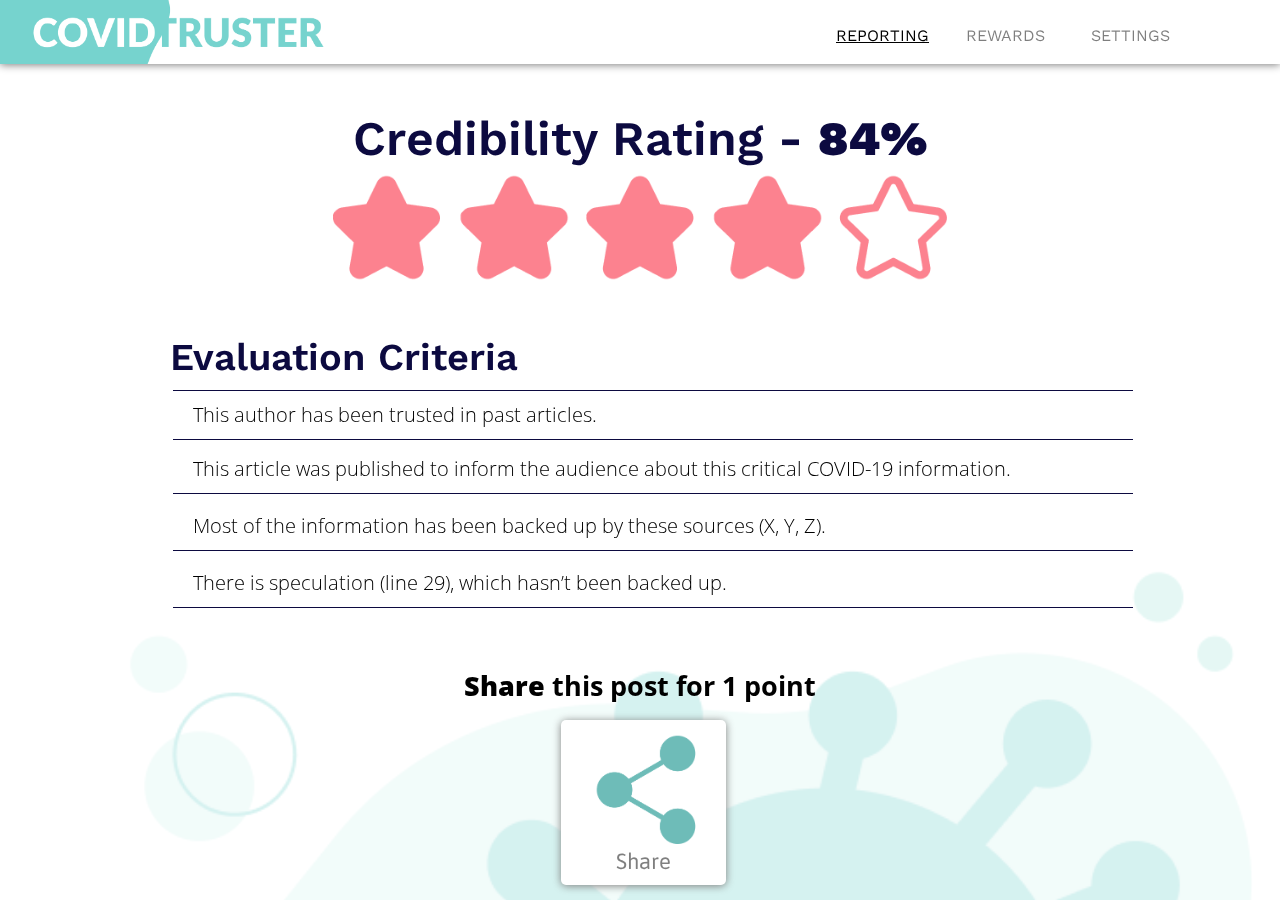
<file: CovidTruster Application Code/Sharing1.html>
<!DOCTYPE html>

<html>
    <head>
        <link href="https://fonts.googleapis.com/css?family=Asap&display=swap" rel="stylesheet" />
        <link href="https://fonts.googleapis.com/css2?family=Work+Sans:ital,wght@0,100;0,200;0,300;0,400;0,500;0,600;0,700;0,800;0,900;1,100;1,200;1,300;1,400;1,500;1,600;1,700;1,800;1,900&display=swap" rel="stylesheet" />
        <link href="https://fonts.googleapis.com/css2?family=Open+Sans:ital,wght@0,300;0,400;0,600;0,700;0,800;1,300;1,400;1,600;1,700;1,800&display=swap" rel="stylesheet">
        <link href="./Sharing1.css" rel="stylesheet" />
        <meta content="width=device-width, initial-scale=1" name="viewport" />

        <title>COVIDTRUSTER - Credibility</title>
    
    </head>
    <body>
        
        <div class="sharing-screen">
        
            <!--  DESKTOP NAVIGATION BAR   -->
         <div class="top-nav-bar"></div>
         <div class="heading">
            <a href="reporting.html"><img src="covid logo.png" id="header-img" alt="COVIDTRUSTER" height=64px width=355px></a>
        </div>
         <a href='reporting.html'><button class="text-reporting">REPORTING</button></a>
         <a href='reward1.html'><button class="text-rewards">REWARDS</button></a>
        <a href='settings.html'><button class="text-settings">SETTINGS</button></a>
         <!--  ---------------------------------------------------------   -->
         
         <div class="heading1">
            <img src="covid logo2.png" id="header-img2" alt="COVIDTRUSTER" width=300px>
        </div>
        
        <div class="box-credibility">
            <span class="text-credibility">Credibility Rating - <b>84%</b></span>
        </div>
        <div class="image-star">
            <img src="image-star.png" id=#image-star alt="image-star" width=614.39px>
        </div>
        <div class="text-evaluation">Evaluation Criteria</div>
        <span class="text-share-this"><b>Share</b> this post for 1 point</span>
        <div class="criteria-box">
            <div class="box1">
                <span class="text1">This author has been trusted in past articles.</span>
            </div>
            <div class="box2">
                <span class="text2">This article was published to inform the audience about this critical COVID-19 information.</span>
            </div>
            <div class="box3">
                <span class="text3">Most of the information has been backed up by these sources (X, Y, Z).</span>
            </div>
            <div class="box4">
                <span class="text4">There is speculation (line 29), which hasn’t been backed up.</span>
            </div>
        </div>
        
        <div class="button-box-share">
            <a href='Sharing2.html'> <button type="button" class="box-share">Share</button></a>
            <img src="image-share.png" class="image-share" alt="image-share" width="100%">
        </div>

        <div class="button-box-back">
            <a href='reporting.html'><button type="button" class="button-back">Back to Reporting</button></a>
        </div>

        </div>
        <div class="background-image">
            <img src="CV-logo.png" alt="background-image" width=100%>
        </div>
    
        



        <!--  PHONE NAVIGATION BAR   -->
        <div class="box-nav"></div>
        <a href='reporting.html'><div class="reporting-icon">
            <img src="nav-reporting.png" alt="reporting-icon" width="100%">
        </div></a>

        <a href='reward1.html'><div class="rewards-icon">
            <img src="nav-rewards.png" alt="rewards-icon" width="100%">
        </div></a>

        <a href='settings.html'><div class="settings-icon">
            <img src="nav-settings.png" alt="settings-icon" width="100%">
        </div></a>

        <span class="text-reporting2">Reporting</span>
        <span class="text-rewards2">Rewards</span>
        <span class="text-settings2">Settings</span>

    </div>
</body>
</html>
</file>
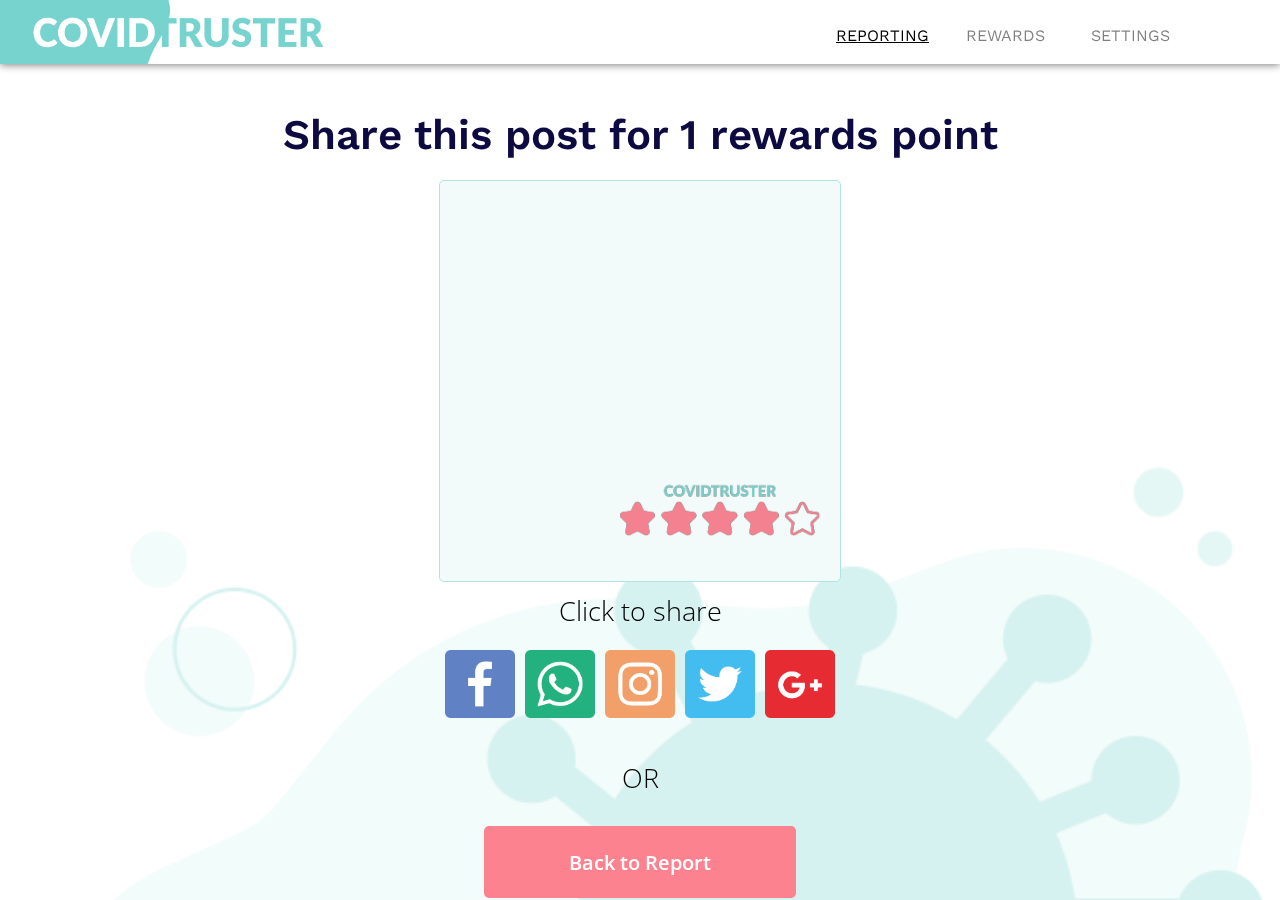
<file: CovidTruster Application Code/Sharing2.html>
<!DOCTYPE html>

<html>
    <head>
        <link href="https://fonts.googleapis.com/css?family=Asap&display=swap" rel="stylesheet" />
        <link href="https://fonts.googleapis.com/css2?family=Work+Sans:ital,wght@0,100;0,200;0,300;0,400;0,500;0,600;0,700;0,800;0,900;1,100;1,200;1,300;1,400;1,500;1,600;1,700;1,800;1,900&display=swap" rel="stylesheet" />
        <link href="https://fonts.googleapis.com/css2?family=Open+Sans:ital,wght@0,300;0,400;0,600;0,700;0,800;1,300;1,400;1,600;1,700;1,800&display=swap" rel="stylesheet">
        <link href="./Sharing2.css" rel="stylesheet" />
        <meta content="width=device-width, initial-scale=1" name="viewport" />

        <title>Document</title>
    

    <script>
        function setData(){
        
        var myContentURL = localStorage.getItem("myContentURL");
        document.getElementById("urlupload").innerHTML = myContentURL;

        var myContentIMAGE = localStorage.getItem("myContentIMAGE");
        document.getElementById("fileupload").innerHTML = myContentIMAGE;
        }
        
        function check() {
        if(myContentURL != "")
        var myContent = myContentURL
        if (myContentIMAGE != "") 
        var myContent = myContentIMAGE
        }
           
            
            </script>
    </head>
    <body onload="setData()">
        
        <p id="myContent"> </p>
        
        <div class="sharing-screen">
        
        
            <!--  DESKTOP NAVIGATION BAR   -->
         <div class="top-nav-bar"></div>
         <div class="phone-heading">
            <img src="covid logo2.png" id="logo" alt="COVIDTRUSTER" width=300px>
        </div>
        <div class="heading">
            <a href="reporting.html"><img src="covid logo.png" id="header-img" alt="COVIDTRUSTER" height=64px width=355px></a>
        </div>
         <a href='reporting.html'><button class="text-reporting">REPORTING</button></a>
         <a href='reward1.html'><button class="text-rewards">REWARDS</button></a>
        <a href='settings.html'><button class="text-settings">SETTINGS</button></a>
         <!--  ---------------------------------------------------------   -->
        <div class="center-box"> 
            <div class="text-share-this">Share this post for 1 rewards point</div>
            <div class="box1">
                <img src="image-star11.png" id="image-star" alt="image-star" width="100%">
                <div id="urlupload"> </div>
                <div id="fileupload"> </div>
            </div>
            <div class="text-click">Click to share</div>
            <span class="text-or">OR</span>
            <div class="button-box">
                <a href='Sharing1.html'> <button type="button" class="button-back">Back to Report</button></a> 
            </div>
            <div class="social-media">
                <div class="facebook">
                    <a href="https://www.facebook.com/sharer/sharer.php?s=100&p[title]=TITLE&p[summary]=DESC&p[url]=URL&p[images][0]=IMG_PATH"><img src="facebook.png" width="100%"> </a>
                    </div>
                    
                    <div class="whatsapp">
                        <a href="https://api.whatsapp.com/send?text=enter%20message%20here"><img src="whatsapp.png" width="100%"> </a>
                        </div>
            
                     <div class="instagram">
                        <a href="http://www.instagram.com/"><img src="instagram.png" width="100%"> </a>
                    </div>  
                        
                     <div class="twitter">
                        <a href="https://twitter.com/intent/tweet?original_referer=http%3A%2F%2Ffiddle.jshell.net%2F_display%2F&text=TITLE&url=URL"><img src="twitter.png" width="100%"> </a>
                    </div>
                     
                    <div class="google">
                        <a href="https://myaccount.google.com/"><img src="google.png" width="100%"> </a>
                    </div> 
            </div>        
        </div>
        
        <div class= "myContentURL"></div>    

        </div>
        <div class="background-image">
            <img src="CV-logo.png" alt="background-image" width="100%" style="background-image: url('background.png');">
        </div>
    
        <div class="phonebackground-image">
            <img src="CV-logo.png" alt="phonebackground-image" width="100%">
        </div> 
        


        <!--  PHONE NAVIGATION BAR   -->
        <div class="box-nav"></div>
        <a href='reporting.html'><div class="reporting-icon">
            <img src="nav-reporting.png" alt="reporting-icon" width="100%">
        </div></a>

        <a href='reward1.html'><div class="rewards-icon">
            <img src="nav-rewards.png" alt="rewards-icon" width="100%">
        </div></a>

        <a href='settings.html'><div class="settings-icon">
            <img src="nav-settings.png" alt="settings-icon" width="100%">
        </div></a>

        <span class="text-reporting2">Reporting</span>
        <span class="text-rewards2">Rewards</span>
        <span class="text-settings2">Settings</span>

       <!--  ---------------------------------------------------------   -->

    </div>


</body>


</html>
</file>
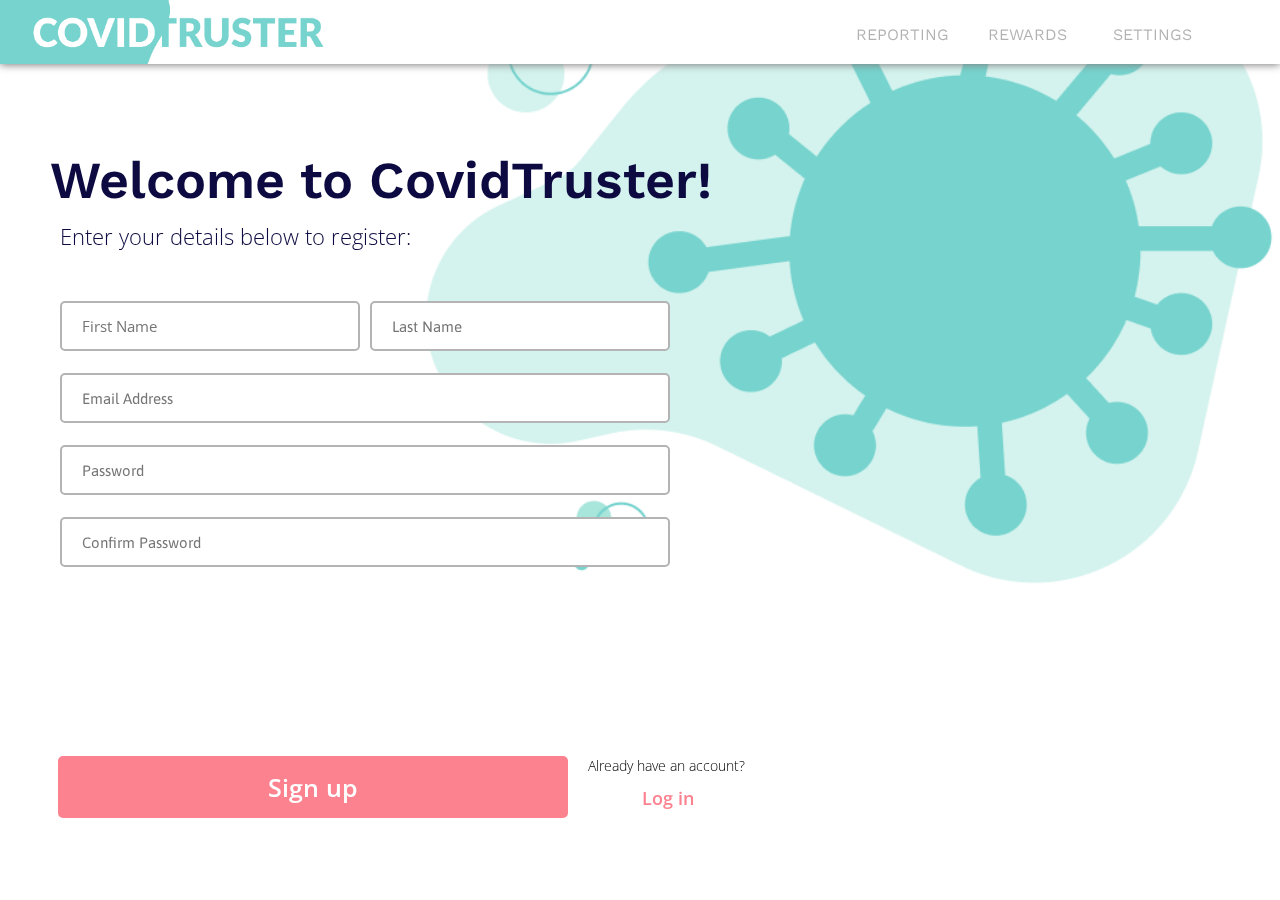
<file: CovidTruster Application Code/Signup-FInal.html>
<!DOCTYPE html>
<html>
    <head>
        <link href="https://fonts.googleapis.com/css?family=Asap&display=swap" rel="stylesheet" />
        <link href="https://fonts.googleapis.com/css2?family=Work+Sans:ital,wght@0,100;0,200;0,300;0,400;0,500;0,600;0,700;0,800;0,900;1,100;1,200;1,300;1,400;1,500;1,600;1,700;1,800;1,900&display=swap" rel="stylesheet" />
        <link href="https://fonts.googleapis.com/css2?family=Open+Sans:ital,wght@0,300;0,400;0,600;0,700;0,800;1,300;1,400;1,600;1,700;1,800&display=swap" rel="stylesheet">
        <link href="./Signup-Final.css" rel="stylesheet" />
        <title>COVIDTRUSTER - Signup</title>
        <meta charset="UTF-8">
        <meta name="viewport" content="width=device-width, initial-scale=1.0">
        <meta http-equiv="X-UA-Compatible" content="ie=edge">
    </head>
    <body>
        <div class="container-phone">
            <!-- <div class="heading1">
                <img src="covid logo2.png" id="header-img" alt="COVIDTRUSTER" height=64px width=300px>
            </div> -->

            <div class="heading">
                <img src="LogoTr.png" alt="COVIDTRUSTER" width=300px>
            </div>
            <div class="img-container-phone">
                <div class="image-phone"><img src="CV-logo.png" width=531px height=426px alt="logo"></div>
            </div>
            
            <div class="form-box"> 
                <div class="text-welcome">Welcome to CovidTruster!</div>
                <div class="subtext-welcome">Enter your details below to register:</div>
                
                
                <form name="form-reporting" id="form" action='reporting.html' method="GET" onSumbit="return validate_form ();">
                <div class="first-name">
                    <input type="text" id="fname1" placeholder="First Name" name="fname" required>
                   <input type="text" id="lname1" placeholder="Last Name" name="lname" required>
                </div>
                <div class="email-address1">
                    <input type="email" id="email1" placeholder="Email Address" name="email" required>
                </div>
                <div class="password1">
                    <input type="password" id="pword1" placeholder="Password" name="pword" required>
                </div>
                <div class="password1-confirm1">
                    <input type="password" id="pword1" placeholder="Confirm Password" name="pword" required>
                </div>
            </div>
            <div class="button-box1">
                <input type="submit" class="submit1" value="Sign up" onClick="return validateForm()">
            </div>
            </form>


            <div class="button2-box1">
                <span id="login-text1">Already have an account?</span>
                <!-- <button type="button" class="login1">Log in</button> -->
                <!-- <a href="Login-Final.html"><button type="button" class="login1">Log in</button></a> -->
                <a href="Login-Final.html"><button type="button" class="login1">Log in</button></a>
            </div>
        </div>
        <div class="container-desk">
            <div class="top-navbar">
                <div class="heading2">
                    <img src="covid logo.png" alt="COVIDTRUSTER" height=64px width=355px>
                </div>
                <span class="report">REPORTING</span>
                <span class="rewards">REWARDS</span>
                <span class="settings">SETTINGS</span>
            </div>
            <div class="form-box2"> 
                <div class="text-welcome">Welcome to CovidTruster!</div>
                <div class="subtext-welcome">Enter your details below to register:</div>
                
                <form name="form-reporting1" id="form" action='reporting.html' method="GET" onSumbit="return validate_form ();">
                <div class="first-name2">
                    <input type="text" id="fname2" placeholder="First Name" name="fname" required>
                    <input type="text" id="lname2" placeholder="Last Name" name="lname" required>
                </div>
                <div class="email-address2">
                    <input type="email" id="email2" placeholder="Email Address" name="email" required>
                </div>
                <div class="password2">
                    <input type="password" id="pword2" placeholder="Password" name="pword" required>
                </div>
                <div class="password2-confirm2">
                    <form><input type="password" id="pword2" placeholder="Confirm Password" name="pword" required>
                </div>
            </div>
            <div class="button-box2">
                <input type="submit" class="submit2" value="Sign up" onClick="return validateForm1()">
            </form>


                <span id="login-text">Already have an account?</span>
                <!-- <button type="button" class="login2">Log in</button> -->
                
                <a href="Login-Final.html"><button type="button" class="login2">Log in</button></a>
            </div>

            <div class="img-container-desk">
                <img src="CV-logo.png" id="image-desk" width=1274.4px height=1022.4px alt="logo">
            </div>
        </div>
    </body> 
    
    <script>

function validateForm(){
        var validation = false;
        var firstname = document.forms["form-reporting"]["fname1"].value;
        var lastname = document.forms["form-reporting"]["lname1"].value;
        var email = document.forms["form-reporting"]["email1"].value;
        var password1 = document.forms["form-reporting"]["pword1"].value;

        if(firstname == "" && lastname == "" && email =="" && password1 =="" ) {
            alert("Please enter your sign up details");
            return false;
        }
    }

    function validateForm1(){
        var validation = false;
        var firstname1 = document.forms["form-reporting1"]["fname2"].value;
        var lastname1 = document.forms["form-reporting1"]["lname2"].value;
        var email1 = document.forms["form-reporting1"]["email2"].value;
        var password11 = document.forms["form-reporting1"]["pword2"].value;

        if(firstname1 == "" && lastname1 == "" && email1 =="" && password11 =="" ) {
            alert("Please enter your sign up details");
            return false;
        }}

    </script>

</html>
</file>
<file: CovidTruster Application Code/welcome.css>
* {
  overflow-x: hidden;
  padding: 0px !important;
}

@media (max-width: 769px) {
  .top-navbar {
    display: none;
  }

  .heading2 {
    display: none;
  }

  .button-box {
    display: none;
  }

  #image-desk {
    display: none;
  }

  .text-container {
    display: none;
  }

  .container-phone {
    width: 100%;
    height: 100%;
    background: rgba(255,255,255,1);
    opacity: 1;
    text-align: center;
    position: absolute;
    top: 0px;
    left: 0px;
    overflow: hidden;
    margin: auto;
  }

  .heading {
    width: 100%;
    color: rgba(0,0,0,1);
    position: absolute;
    top: 54px;
    opacity: 1;
    text-align: center;
    margin: auto;
  }

.box-signup {
  width: 100%;
  height: auto;
  left: 0px;
  top: 510px;
  position: fixed;
  text-align: center;
}
.button1 {
  width: 200px;
  height: 50px;
  background: rgba(252,130,143,1);
  opacity: 1;
  position: relative;
  color: white;
  font-family: 'Open Sans';
  font-weight: 600;
  font-size: 22px;
  border-radius: 5px;
  border: none;
  outline: none;
  cursor: pointer;
  overflow: hidden;
}
  
.button1:hover {
  background: rgb(236, 91, 106);
  transition: 0.3s;
}

.box-login {
  width: 100%;
  height: auto;
  left: 0px;
  top: 568px;
  position: fixed;
  text-align: center;
}
  
.button2 {
  width: 200px;
  height: 50px;
  background: rgba(252,130,143,1);
  opacity: 1;
  position: relative;
  color: white;
  font-family: 'Open Sans';
  font-weight: 600;
  font-size: 22px;
  border-radius: 5px;
  border: none;
  outline: none;
  cursor: pointer;
  overflow: hidden;
}
  
.button2:hover {
  background: rgb(236, 91, 106);
  transition: 0.3s;
}
  .img-container-phone {
    width: 257px;
    height: 211px;
    opacity: 1;
    position: relative;
    top: 112px;
    text-align: center;
    overflow: hidden;
    margin: auto;
  }
  .image-phone {
    width: 257px;
    height: 206px;
    opacity: 1;
    position: absolute;
    top: 5px;
    left: 0px;
    overflow: hidden;
    margin: auto;
  }
  
  .text-verify {
    width: 265px;
    color: rgba(0,0,0,1);
    position: relative;
    top: 130px;
    font-family: 'Work Sans';
    font-weight: 600;
    font-size: 18px;
    opacity: 1;
    text-align: center;
    margin: auto;
  }
  .text-explain {
    width: 280px;
    color: rgba(0,0,0,1);
    position: relative;
    top: 140px;
    font-family: 'Open Sans';
    font-weight: 400;
    font-size: 14px;
    opacity: 1;
    text-align: center;
    margin: auto;
  }
}

@media (min-width: 769px) {
  .heading {
    display: none;
  }

  .image-phone {
    display: none;
  }

  .button-start_1 {
    display: none;
  }

  .text-verify {
    display: none;
  }

  .text-explain {
    display: none;
  }

  .container-desk {
    width: 100%;
    height: 100%;
    background: rgba(255,255,255,1);
    opacity: 1;
    position: fixed;
    overflow: hidden;
  }
  .top-navbar {
    width: 100%;
    height: 64px;
    background: white;
    box-shadow: 0px 1px 8px grey;
    opacity: 1;
    position: fixed;
    top: 0px;
    left: 0px;
    right: 0px;
    z-index: 2;
  }
  .heading2 {
    width: 100%;
    top: 0px;
    position: absolute;
    opacity: 1;
    text-align: left;
  }
  .report {
    width: 255px;
    color: rgba(0,0,0,1);
    position: absolute;
    top: 25px;
    right: 250px;
    font-family: 'Work Sans';
    font-weight: 'Regular';
    font-size: 16px;
    opacity: 0.3;
    text-align: center;
    background-color: transparent;
    border: none;
    outline: none;
    cursor: pointer;
    overflow: hidden;
  }
  .rewards {
    width: 255px;
    color: rgba(0,0,0,1);
    position: absolute;
    top: 25px;
    right: 125px;
    font-family: 'Work Sans';
    font-weight: 'Regular';
    font-size: 16px;
    opacity: 0.3;
    text-align: center;
    background-color: transparent;
    border: none;
    outline: none;
    cursor: pointer;
    overflow: hidden;
  }
  .settings {
    width: 255px;
    color: rgba(0,0,0,1);
    position: absolute;
    top: 25px;
    right: 0px;
    font-family: 'Work Sans';
    font-weight: 'Regular';
    font-size: 16px;
    opacity: 0.3;
    text-align: center;
    background-color: transparent;
    border: none;
    outline: none;
    cursor: pointer;
    overflow: hidden;
  }
  .box-button {
    width: 100%;
    height: auto;
    left: 0px;
    top: 635px;
    position: fixed;
    text-align: center;
    z-index: 1;
  }

  .button-signup {
    width: 275px;
    height: 72px;
    background:rgba(252,130,143,1);
    opacity: 1;
    position: relative;
    left: -5px;
    color: rgba(255,255,255,1);
    font-family: 'Open Sans';
    font-weight: 600;
    font-size: 32px;
    border-radius: 5px;
    border: none;
    outline: none;
    cursor: pointer;
    overflow: hidden;
  }
  
  .button-signup:hover {
    background: rgb(236, 91, 106);
    transition: 0.3s;
  }
  
  .button-login {
    width: 275px;
    height: 72px;
    background: rgba(252,130,143,1);
    opacity: 1;
    left: 5px;
    position: relative;
    color: rgba(255,255,255,1);
    font-family: 'Open Sans';
    font-weight: 600;
    font-size: 32px;
    border-radius: 5px;
    outline: none;
    border: none;
    cursor: pointer;
    overflow: hidden;
  }
  
  .button-login:hover {
    background: rgb(236, 91, 106);
    opacity: 1;
    transition: 0.3s;
  }
  
  .img-container-desk {
    width: 100%;
    height: auto;
    opacity: 1;
    position: relative;
    top: -250px;
    text-align: right;
    overflow: hidden;
    z-index: 0;
  }
  
  #image-desk {
    width: 60%;
    object-fit: contain;
  }
  
 
  .text-container {
    width: 50%;
    height: auto;
    right: 0px;
    text-align: left;
    margin-left: 50px;
  }
  
  .subhead-text {
    width: 45%;
    height: auto;
    color: rgba(12, 10, 64);
    position: absolute;
    top: 170px;
    font-family: 'Work Sans';
    font-weight: 600;
    font-size: 48px;
    margin-bottom: 10px;
    opacity: 1;
    text-align: left;
  }

 
  .main-text {
    width: 50%;
    height: auto;
    color: rgba(0,0,0,1);
    position: absolute;
    top: 365px;
    font-family: 'Open Sans';
    font-weight: 300;
    font-size: 24px;
    opacity: 1;
    text-align: left;
  }


  @media (max-width: 1024px) {
    .main-text {
      font-size: 24px;
      top: 385px;
      width: 65%
    }

    .subhead-text {
      font-size: 43px;
    }

    .subhead-text-criteria {
      font-size: 60px;

  }

  }}
</file>
<file: CovidTruster Application Code/analysing2.css>
* {
  overflow-x: hidden;
  margin: 0px;
}
.reporting-screen {
  width: 100%;
  height: 100%;
  background: transparent;
  opacity: 1;
  position: fixed;
  top: 0px;
  left: 0px;
  overflow: hidden;
}


/* ------------------------------------------ */
.loader-box {
  width: 500px;
  height: 500px;
  position: relative;
  top: 150px;
  left: 150px;
  z-index: 1;

}
.loader {
  width: 200px;
  height: 200px;
  border: 25px solid rgba(252,130,143,1);
  margin: calc(50vh - 28px) auto;
  border-radius: 50%;
  animation: spin 5s linear infinite;
  position: relative;
  box-shadow: 15px -6px 5px -3px rgb(236, 91, 106);
  
  
  &:before,
  &:after{
    content: "";
    display: block;
    width: 50px;
    height: 50px;
    border: none;
   /* border-top: 6px solid rgba(252,130,143,1);
    border-right: 6px solid rgba(252,130,143,1);
     box-shadow: 4px -4px 0 4px #fff; */
    position: absolute;
    top: -1px;
    left: -5px;
   
    
  }
  
  &:after {
    top: 123px;
    left: 163px;
    border: none;
    border-bottom: 20px solid rgba(252,130,143,1);
    border-left: 20px solid rgba(252,130,143,1);
    box-shadow: -50px 40px 0 4px #fff;
  }
}
  
  
 
@keyframes spin {
  0% {
      transform: rotate(360deg);
  }
  100% {
      transform: rotate(0deg);
  }
}
  
  
 
@keyframes spin {
  0% {
      transform: rotate(360deg);
  }
  100% {
      transform: rotate(0deg);
  }
}

/* ------------------------------------------ */

.analysing-icon{
  display: flex;
  align-items: center;
  justify-content: center;
  position: fixed;
  width: 100%;
  top: 255px;
  z-index: 1;
  animation: rotation 2s infinite linear;
}

@keyframes rotation {
  from {
    transform: rotate(0deg);
  }
  to {
    transform: rotate(359deg);
  }
}

.top-nav-bar {
  width: 100%;
  height: 64px;
  background: white;
  box-shadow: 0px 1px 8px grey;
  opacity: 1;
  position: fixed;
  top: 0px;
  left: 0px;
  right: 0px;
  overflow: hidden;
  z-index: 2;

}

.phone-heading {
  width: 100%;
  height: 100px;
  position: fixed;
  top: 0px;
  left: 0px;
  right: 0px;
  background: white;
  text-align: center;
}

#logo {
    width: 355px;
    color: rgba(0,0,0,1);
    position: relative;
    top: 20px;
    opacity: 1;
  }


.heading {
  width: 100%;
  top: 0px;
  position: absolute;
  opacity: 1;
  text-align: left;
  z-index: 2;
}

.text-reporting {
  width: 255px;
    color: rgba(0,0,0,1);
    position: absolute;
    top: 25px;
    right: 250px;
    font-family: 'Work Sans';
    text-decoration: underline;
    font-weight: 'Regular';
    font-size: 16px;
    opacity: 1;
    text-align: center;
    cursor: pointer;
    border: none;
    outline: none;
    background: transparent;
    z-index: 2;
}

.text-rewards {
  width: 255px;
    color: rgba(0,0,0,1);
    position: absolute;
    top: 25px;
    right: 125px;
    font-family: 'Work Sans';
    font-weight: 'Regular';
    font-size: 16px;
    opacity: 0.5;
    text-align: center;
    cursor: pointer;
    border: none;
    outline: none;
    background: transparent;
    z-index: 2;
}
.text-settings {
  width: 255px;
  color: rgba(0,0,0,1);
  position: absolute;
  top: 25px;
  right: 0px;
  font-family: 'Work Sans';
  font-weight: 'Regular';
  font-size: 16px;
  opacity: 0.5;
  text-align: center;
  outline: none;
  cursor: pointer;
  border: none;
  background: transparent;
  z-index: 2;
}


.text-analysing {
  width: 100%;
  color: rgba(0,0,0,1);
  position: absolute;
  top: 110px;
  font-size: 27px;
  font-family: 'Open Sans';
  font-weight: 300;
  opacity: 1;
  text-align: center;
  z-index: 1;
}

.box-button {
  width: 100%;
  height: 80px;
  top: 640px;
  position: fixed;
  text-align: center;
}

.button-cancel {
  width: 300px;
  height: 58px;
  background: rgba(252,130,143,1);
  opacity: 1;
  position: relative;
  border-radius: 5px;
  border: none;
  overflow: hidden;
  font-size: 20px;
  font-family: 'Open Sans';
  font-weight: 600;
  outline: none;
  color: white;
  cursor: pointer; 
  z-index: 1;
}

.button-cancel:hover {
  background: rgb(236, 91, 106);
  transition: 0.3s;
}

.text-report {
  width: 120px;
  color: rgba(255,255,255,1);
  position: absolute;
  top: 651px;
  left: 661px;
  font-family: 'Asap';
  font-weight: SemiBold;
  font-size: 40px;
  opacity: 1;
  text-align: center;
  z-index: 1;
}

.background-image {
  width: 120%;
  height: auto;
  opacity: 0.3;
  top: 350px;
  right: -190px;
  position: fixed;
  text-align: right;
  overflow: hidden;
  z-index: -1;
}

#image-desk {
  width: 100%;
  object-fit: contain;
}

.phonebackground-image {
  opacity: 0.3;
  position: fixed;
  top: 400px;
  width: 100%;
  z-index: -1;
} 

.logo {
  font-family: 'Asap';
  font-weight: Bold;
  font-size: 30px;
  color: black;
  position: relative;
  top: 648px;
  left: 288px;
  z-index: 1;

}

@media (min-width: 769px) {

.phonebackground-image {
  display: none;
}
.logo {
  display: none;
}

.phone-heading {
  display: none;
}

}

@media (max-width: 769px) {
  .reporting-screen {
    width: 100%;
    height: 100%;
    background: transparent;
    opacity: 1;
    position: fixed;
    top: 0px;
    left: 0px;
    overflow: hidden;
  }

  .heading {
    font-size: 24px;
    position: relative;
    align-content: center;
    left: 102px;
    top: 54px;
}

  .top-nav-bar {
    display: none;
  }


  .text-rewards  {
    display: none;
  }

.text-reporting {
  display: none;
}
.text-settings {
  display: none;
}

  .text-analysing {
    font-size: 25px;
    position: fixed;
    text-align: center;
    width: 100%;
    top: 130px;
    margin: 0px;
  }

  .analysing-icon{
    display: flex;
    align-items: center;
    justify-content: center;
    position: fixed;
    width: 100%;
    top: 240px;
    z-index: 1;
    margin: auto;
  }

  .text-report {
    width: 285px;
    width: 60px;
    color: rgba(255,255,255,1);
    position: absolute;
    top: 534px;
    left: 157px;
    font-family: 'Asap';
    font-weight: SemiBold;
    font-size: 20px;
    opacity: 1;
    text-align: center;
  }

  .box-button {
    width: 100%;
    height: 80px;
    top: 600px;
    position: fixed;
    text-align: center;
  }
  
  .button-cancel {
    width: 300px;
    height: 42px;
    background: rgba(252,130,143,1);
    opacity: 1;
    position: relative;
    border-radius: 5px;
    border: none;
    overflow: hidden;
    font-size: 20px;
    font-family: 'Open Sans';
    font-weight: 600;
    outline: none;
    color: white;
    cursor: pointer; 
    z-index: 1;
  }
  
  .background-image {
   display: none;
   }

   .logo {
    font-size: 24px;
    position: absolute;
    align-content: center;
    left: 102px;
    top: 54px;
    
  }
  .heading {
    display: none;
}
  

}
</file>
<file: CovidTruster Application Code/Login-Final.css>
* {
  overflow-x: hidden;
}

@media (max-width: 768px) {
  .top-navbar {
    display: none;
  }

  .heading2 {
    display: none;
  }
  .heading {
    width: 100%;
    color: rgba(0,0,0,1);
    position: absolute;
    top: 40px;
    left: 0px;
    opacity: 1;
    text-align: center;
    margin: auto;
  }
  .report {
    display: none;
  }

  .rewards {
    display: none;
  }

  .settings {
    display: none;
  }

  .button-signup {
    display: none;
  }

  .button-login {
    display: none;
  }

  #image-desk {
    display: none;
  }
}

.container-phone {
  width: 100%;
  height: 100%;
  background: rgba(255,255,255,1);
  opacity: 1;
  position: fixed;
  overflow: hidden;
}
.heading1 {
  width: 100%;
  background-color: white;
  height: 68px;
  position: fixed;
  box-shadow: 0px 1px 8px grey;
  top: 0px;
  left: 0px;
  opacity: 1;
  text-align: center;
}

.img-container-phone {
  width: 100%;
  height: 100%;
  opacity: 0.5;
  position: relative;
  top: 120px;
  text-align: center;
  overflow: hidden;
  z-index: -1;
}
.image-phone {
  max-width: 100%;
  object-fit: contain;
}

.form-box1 {
  width: 100%;
  height: 100%;
  position: fixed;
  background-color: transparent;
  border: none;
  border-radius: 5px;
  top: 20px; 
  left: 0px;
  overflow: hidden;
  text-align: center;
  z-index: 1;
}

.text-welcome {
  width: 100%;
  margin: 90px 5px 10px 0px;
  color: rgba(12, 10, 64);
  font-family: 'Work Sans';
  font-size: 52px;
  font-weight: 600;
  text-align: center;
}

.subtext-welcome {
  width: 100%;
  margin: 0px 5px 10px 0px;
  color: rgba(12, 10, 64);
  font-family: 'Open Sans';
  font-size: 20px;
  font-weight: 300;
  text-align: center;
}

#email1 {
  width: 330px;
  height: 50px;
  padding: 2px 20px 2px;
  background-color: white;
  margin: 20px 0px 20px 0px;
  opacity: 1;
  box-sizing: border-box;
  position: relative;
  font-family: 'Asap';
  font-size: 15px;
  outline: none;
  border: 2px solid rgb(180, 180, 180);
  border-radius: 5px;
  overflow: hidden;
}

#pword1 {
  width: 330px;
  height: 50px;
  padding: 2px 20px 2px;
  background-color: white;
  opacity: 1;
  margin: 2px 0px 20px 0px;
  box-sizing: border-box;
  position: relative;
  font-family: 'Asap';
  font-size: 15px;
  outline: none;
  border: 2px solid rgb(180, 180, 180);
  border-radius: 5px;
  overflow: hidden;
}

.button-box1 {
  display: flex;
  width: 100%;
  bottom: 16%;
  left: -10px;
  position: absolute;
  align-items: center;
  justify-content: center;
}

.submit1 {
  width: 250px;
  height: 52px;
  background: rgba(252,130,143,1);
  position: relative;
  font-family: 'Open Sans';
  font-weight: 600;
  font-size: 22px;
  color: white;
  border-radius: 5px;
  border: none;
  cursor: pointer;
  outline: none;
  z-index: 1;
}

.submit1:hover {
  background: rgb(236, 91, 106);
  transition: 0.3s;
}

.button2-box1 {
  width: 100%;
  bottom: 10%;
  position: fixed;
  text-align: center;
}

#login-text1 {
  font-family: 'Open Sans';
  font-weight: 300;
  font-size: 12px;
}

.login1 {
  height: 30px;
  width: 80px;
  margin-top: 24px;
  background: transparent;
  position: relative;
  font-family: 'Open Sans';
  font-weight: 600;
  font-size: 14px;
  color: rgba(252,130,143,1);
  border: none;
  cursor: pointer;
  outline: none;
  z-index: 2;
}

  

@media (min-width: 769px) {
  .heading1 {
    display: none;
  }

  .image-phone {
    display: none;
  }

  .button1 {
    display: none;
  }

  .button2 {
    display: none;
  }

  .container-desk {
    width: 100%;
    height: 100%;
    background: rgba(255,255,255,1);
    opacity: 1;
    position: fixed;
    overflow: hidden;
  }

  .top-navbar {
    width: 100%;
    height: 64px;
    background: white;
    box-shadow: 0px 1px 8px grey;
    opacity: 1;
    position: fixed;
    top: 0px;
    left: 0px;
    right: 0px;
    z-index: 2;
    overflow: hidden;
  }

  .heading2 {
    width: 100%;
    top: 0px;
    position: absolute;
    opacity: 1;
    text-align: left;
    z-index: 2;
  }
  .report {
    width: 255px;
    color: rgba(0,0,0,1);
    position: absolute;
    top: 25px;
    right: 250px;
    font-family: 'Work Sans';
    font-weight: 'Regular';
    font-size: 16px;
    opacity: 0.3;
    text-align: center;
    z-index: 2;
  }
  .rewards {
    width: 255px;
    color: rgba(0,0,0,1);
    position: absolute;
    top: 25px;
    right: 125px;
    font-family: 'Work Sans';
    font-weight: 'Regular';
    font-size: 16px;
    opacity: 0.3;
    text-align: center;
    z-index: 2;
  }
  .settings {
    width: 255px;
    color: rgba(0,0,0,1);
    position: absolute;
    top: 25px;
    right: 0px;
    font-family: 'Work Sans';
    font-weight: 'Regular';
    font-size: 16px;
    opacity: 0.3;
    text-align: center;
    z-index: 2;
  }

  .form-box2 {
    width: 100%;
    height: 100%;
    position: fixed;
    background-color: transparent;
    border: none;
    border-radius: 5px;
    top: 60px; 
    left: 0px;
    overflow: hidden;
    text-align: left;
    z-index: 1;
  }
  
  .text-welcome {
    width: 100%;
    margin: 90px 5px 10px 50px;
    color: rgba(12, 10, 64);
    font-family: 'Work Sans';
    font-size: 52px;
    font-weight: 600;
    text-align: left;
  }

  .subtext-welcome {
    width: 100%;
    margin: 0px 5px 10px 60px;
    color: rgba(12, 10, 64);
    font-family: 'Open Sans';
    font-size: 22px;
    font-weight: 300;
    text-align: left;
  }

  #email2 {
    width: 610px;
    height: 50px;
    padding: 2px 20px 2px;
    background-color: white;
    margin: 80px 0px 20px 60px;
    opacity: 1;
    box-sizing: border-box;
    position: relative;
    font-family: 'Asap';
    font-size: 15px;
    outline: none;
    border: 2px solid rgb(180, 180, 180);
    border-radius: 5px;
    overflow: hidden;
  }
  
  #pword2 {
    width: 610px;
    height: 50px;
    padding: 2px 20px 2px;
    background-color: white;
    opacity: 1;
    margin: 2px 0px 20px 60px;
    box-sizing: border-box;
    position: relative;
    font-family: 'Asap';
    font-size: 15px;
    outline: none;
    border: 2px solid rgb(180, 180, 180);
    border-radius: 5px;
    overflow: hidden;
  }

  .button-box2 {
    display: flex;
    bottom: 10%;
    left: 50px;
    position: absolute;
  }

  .submit2 {
    width: 510px;
    height: 62px;
    background: rgba(252,130,143,1);
    position: relative;
    font-family: 'Open Sans';
    font-weight: 600;
    font-size: 25px;
    color: white;
    border-radius: 5px;
    border: none;
    cursor: pointer;
    outline: none;
    z-index: 1;
  }
  
  .submit2:hover {
    background: rgb(236, 91, 106);
    transition: 0.3s;
  }

  #login-text {
    margin-left: 20px;
    font-family: 'Open Sans';
    font-weight: 300;
    font-size: 14px;
  }

  .login2 {
    height: 40px;
    width: 150px;
    margin-top: 22px;
    left: 527px;
    background: transparent;
    position: absolute;
    font-family: 'Open Sans';
    font-weight: 600;
    font-size: 18px;
    color: rgba(252,130,143,1);
    border: none;
    cursor: pointer;
    outline: none;
    z-index: 3;
  }
  
  .img-container-desk {
    width: 100%;
    height: auto;
    opacity: 1;
    top: -250px;
    position: relative;
    text-align: right;
    overflow: hidden;
    z-index: -1;
  }

  #image-desk {
    width: 70%;
    object-fit: contain;
  }

}
</file>
<file: CovidTruster Application Code/onboard.css>
* {
  overflow-x: hidden;
  padding: 0px !important;
}

@media (max-width: 768px) {
  .top-navbar {
    display: none;
  }

  .heading2 {
    display: none;
  }

  .button-box {
    display: none;
  }

  #image-desk {
    display: none;
  }

  .text-container {
    display: none;
  }
  .button-next_3 {
    display: none;
  }
/* ------------------------------------------------------------------------------------------------- */
  .container-phone {
    width: 375px;
    height: 667px;
    background: rgba(255,255,255,1);
    opacity: 1;
    position: absolute;
    top: 0px;
    left: 0px;
    overflow: hidden;
    margin: auto;
  }
  .container-phone2 {
    width: 375px;
    height: 667px;
    background: rgba(255,255,255,1);
    opacity: 1;
    position: absolute;
    top: 0px;
    left: 100%;
    overflow: hidden;
    margin: auto;
    display: none;
  }
  .container-phone3 {
    width: 375px;
    height: 667px;
    background: rgba(255,255,255,1);
    opacity: 1;
    position: absolute;
    top: 0px;
    left: 100%;
    overflow: hidden;
    margin: auto;
    display: none;
  }
  .container-phone4 {
    width: 375px;
    height: 667px;
    background: rgba(255,255,255,1);
    opacity: 1;
    position: absolute;
    top: 0px;
    left: 100%;
    overflow: hidden;
    margin: auto;
    display: none;
  }

  /* ------------------------------------------------------------------------------------------------- */

  .heading {
    width: 100%;
    color: rgba(0,0,0,1);
    position: absolute;
    top: 54px;
    left: 0px;
    opacity: 1;
    text-align: center;
    margin: auto;
  }
  .img-container-phone {
    width: 257px;
    height: 211px;
    opacity: 1;
    position: absolute;
    top: 112px;
    left: 59px;
    overflow: hidden;
    margin: auto;
  }
  .image-phone {
    width: 257px;
    height: 206px;
    opacity: 1;
    position: absolute;
    top: 5px;
    left: 0px;
    overflow: hidden;
    margin: auto;
  }
  
  .button-start_1 {
    width: 149px;
    height: 39px;
    background: rgba(252,130,143,1);
    opacity: 0.5;
    position: absolute;
    top: 559px;
    left: 112px;
    border-radius: 5px;
    border: none;
    outline: none;
    overflow: hidden;
    color: rgba(255,255,255,1);
    font-family: 'Open Sans';
    font-weight: 400;
    font-size: 20px;
    margin: auto;
  }

  .button-start_11 {
    width: 149px;
    height: 39px;
    background: rgba(252,130,143,1);
    opacity: 1;
    position: absolute;
    top: 559px;
    left: 112px;
    border-radius: 5px;
    border: none;
    outline: none;
    overflow: hidden;
    color: rgba(255,255,255,1);
    font-family: 'Open Sans';
    font-weight: 400;
    font-size: 20px;
    margin: auto;
  }

  .button-next_1 {
    width: 80px;
    height: 39px;
    background: rgba(252,130,143,1);
    opacity: 1;
    position: absolute;
    top: 559px;
    left: 220px;
    border-radius: 15px;
    border: none;
    outline: none;
    overflow: hidden;
    color: rgba(255,255,255,1);
    font-family: 'Open Sans';
    font-weight: 400;
    font-size: 20px;
    cursor: pointer;
    margin: auto;
  }

  .button-next_1:hover {
    background: rgb(236, 91, 106);
    transition: 0.3s;
  }
  
  .text-verify {
    width: 265px;
    color: rgba(0,0,0,1);
    position: absolute;
    top: 346px;
    left: 55px;
    font-family: 'Work Sans';
    font-weight: 600;
    font-size: 18px;
    opacity: 1;
    text-align: center;
    margin: auto;
  }
  .text-explain {
    width: 298px;
    color: rgba(0,0,0,1);
    position: absolute;
    top: 406px;
    left: 36px;
    font-family: 'Open Sans';
    font-weight: 400;
    font-size: 14px;
    opacity: 1;
    text-align: center;
    margin: auto;
  }
  .box-dots {
    width: 54px;
    height: 9px;
    background-repeat: no-repeat;
    background-position: center center;
    background-size: cover;
    opacity: 1;
    position: absolute;
    top: 527px;
    left: 160px;
    overflow: hidden;
    margin: auto;
  }
  .dot-1 {
    width: 9px;
    height: 9px;
    background: rgba(252,130,143,1);
    opacity: 1;
    position: absolute;
    top: 0px;
    left: 5px;
    border-radius: 50%;
    margin: auto;
  }
  .dot-11 {
    width: 9px;
    height: 9px;
    background: rgba(255,183,191,1);
    opacity: 1;
    position: absolute;
    top: 0px;
    left: 5px;
    border-radius: 50%;
    margin: auto;
  }
  .dot-2 {
    width: 9px;
    height: 9px;
    background: rgba(255,183,191,1);
    opacity: 1;
    position: relative;
    top: 0px;
    left: -5px;
    border-radius: 50%;
    margin: auto;
  }
  .dot-22 {
    width: 9px;
    height: 9px;
    background: rgba(252,130,143,1);
    opacity: 1;
    position: relative;
    top: 0px;
    left: -5px;
    border-radius: 50%;
    margin: auto;
  }
 
  .dot-3 {
    width: 9px;
    height: 9px;
    background: rgba(255,183,191,1);
    opacity: 1;
    position: absolute;
    top: 0px;
    left: 31px;
    border-radius: 50%;
    margin: auto;
  }
  .dot-33 {
    width: 9px;
    height: 9px;
    background: rgba(252,130,143,1);
    opacity: 1;
    position: absolute;
    top: 0px;
    left: 31px;
    border-radius: 50%;
    margin: auto;
  }
  .dot-4 {
    width: 9px;
    height: 9px;
    background: rgba(255,183,191,1);
    opacity: 1;
    position: absolute;
    top: 0px;
    left: 43px;
    border-radius: 50%;
    margin: auto;
  }  
  .dot-44 {
    width: 9px;
    height: 9px;
    background: rgba(252,130,143,1);
    opacity: 1;
    position: absolute;
    top: 0px;
    left: 43px;
    border-radius: 50%;
    margin: auto;
  } 

  .img-container-criteria {
    display: none;
  }
  .img-container-rewards {
    display: none;
  }
  .img-container-privacy {
    display: none;
  }
}

@media (min-width: 769px) {
  .heading {
    display: none;
  }

  .image-phone {
    display: none;
  }

  .button-start_1 {
    display: none;
  }

  .text-verify {
    display: none;
  }

  .text-explain {
    display: none;
  }

  .box-dots {
    display: none;
  }

  /* ----------------------------------------------------------------------------------------------------------- */
  .container-desk {
    width: 100%;
    height: 100%;
    background: rgba(255,255,255,1);
    opacity: 1;
    position: fixed;
    overflow: hidden;
  }
  .container-desk2 {
    width: 100%;
    height: 100%;
    background: rgba(255,255,255,1);
    opacity: 1;
    position: absolute;
    overflow: hidden;
    visibility: hidden;
  }
  .container-desk3 {
    width: 100%;
    height: 100%;
    background: rgba(255,255,255,1);
    opacity: 1;
    position: absolute;
    overflow: hidden;
    visibility: hidden;
  }
  .container-desk4 {
    width: 100%;
    height: 100%;
    background: rgba(255,255,255,1);
    opacity: 1;
    position: absolute;
    overflow: hidden;
    visibility: hidden;
    z-index: 1;
  }
    /* ----------------------------------------------------------------------------------------------------------- */

  
  .top-navbar {
    width: 100%;
    height: 64px;
    background: white;
    box-shadow: 0px 1px 8px grey;
    opacity: 1;
    position: fixed;
    top: 0px;
    left: 0px;
    right: 0px;
    z-index: 2;
  }
  .heading2 {
    width: 100%;
    top: 0px;
    position: absolute;
    opacity: 1;
    text-align: left;
  }
  .report {
    width: 255px;
    color: rgba(0,0,0,1);
    position: absolute;
    top: 25px;
    right: 250px;
    font-family: 'Work Sans';
    font-weight: 'Regular';
    font-size: 16px;
    opacity: 0.3;
    text-align: center;
    background-color: transparent;
    border: none;
    outline: none;
    cursor: pointer;
    overflow: hidden;
  }
  .rewards {
    width: 255px;
    color: rgba(0,0,0,1);
    position: absolute;
    top: 25px;
    right: 125px;
    font-family: 'Work Sans';
    font-weight: 'Regular';
    font-size: 16px;
    opacity: 0.3;
    text-align: center;
    background-color: transparent;
    border: none;
    outline: none;
    cursor: pointer;
    overflow: hidden;
  }
  .settings {
    width: 255px;
    color: rgba(0,0,0,1);
    position: absolute;
    top: 25px;
    right: 0px;
    font-family: 'Work Sans';
    font-weight: 'Regular';
    font-size: 16px;
    opacity: 0.3;
    text-align: center;
    background-color: transparent;
    border: none;
    outline: none;
    cursor: pointer;
    overflow: hidden;
  }
  
  .button-box {
    width: 100%;
    height: auto;
    position: fixed;
    top: 640px;
    left: 0px;
    right: 0px;
    overflow: hidden;
    text-align: center;
    z-index: 2;
  }
  
  .button-start_2 {
    width: 360px;
    height: 62px;
    background: rgba(252,130,143,1);
    opacity: 1;
    position: relative;
    color: rgba(255,255,255,1);
    font-family: 'Open Sans';
    font-weight: 600;
    font-size: 25px;
    border-radius: 5px;
    overflow: hidden;
    border: none;
    outline: none;
    overflow: hidden;
    cursor: pointer;
    text-align: center;
  }
  .button-start_2:hover {
    background: rgb(236, 91, 106);
    transition: 0.3s;
  }
  
/* .button-next_3 {
    width: 140px;
    height: 72px;
    background: rgba(252,130,143,1);
    opacity: 1;
    position: absolute;
    top: 570px;
    left: 45%;
    border-radius: 20px;
    border: none;
    outline: none;
    overflow: hidden;
    color: rgba(255,255,255,1);
    font-family: 'Open Sans';
    font-weight: 600;
    font-size: 38px;
    cursor: pointer;
    margin-left: 8px;
    z-index: 1;
}
.button-next_3:hover {
  background: rgb(236, 91, 106);
  transition: 0.3s;
} */

.button-next_3 {
  width: 160px;
  height: 62px;
  background: rgba(252,130,143,1);
  opacity: 1;
  position: absolute;
  top: 640px;
  left: 43.9%;
  border-radius: 5px;
  border: none;
  outline: none;
  overflow: hidden;
  color: rgba(255,255,255,1);
  font-family: 'Open Sans';
  font-weight: 600;
  font-size: 25px;
  cursor: pointer;
  z-index: 2;
  text-align: center;
}

.button-next_3:hover {
  background: rgb(236, 91, 106);
  transition: 0.3s;
}

  .button-next_2 {
    width: 140px;
    height: 72px;
    background: rgba(252,130,143,1);
    opacity: 1;
    position: absolute;
    border-radius: 20px;
    border: none;
    outline: none;
    overflow: hidden;
    color: rgba(255,255,255,1);
    font-family: 'Open Sans';
    font-weight: 600;
    font-size: 38px;
    cursor: pointer;
    margin-left: 8px;
    z-index: 2;
  }

  .button-next_2:hover {
    background: rgb(236, 91, 106);
    transition: 0.3s;
  }
  
  .img-container-desk {
    width: 100%;
    height: auto;
    opacity: 1;
    position: relative;
    top: -250px;
    text-align: right;
    overflow: hidden;
    z-index: 0;
  }


  .img-container-criteria {
    width: 100%;
    height: auto;
    opacity: 1;
    position: relative;
    top: -230px;
    right: -120px;
    text-align: right;
    overflow: hidden;
    z-index: 0;
  }

  .img-container-rewards {
    width: 100%;
    height: auto;
    opacity: 1;
    position: relative;
    top: -270px;
    right: -60px;
    text-align: right;
    overflow: hidden;
    z-index: 0;
  }

  .img-container-privacy {
    width: 100%;
    height: auto;
    opacity: 1;
    position: relative;
    top: -230px;
    right: -70px;
    text-align: right;
    overflow: hidden;
    z-index: 0;
  }
  
  
  #image-desk {
    width: 60%;
    object-fit: contain;
  }
  
  #image-desk-criteria {
    width: 70%;
    object-fit: contain;
  }

  #image-desk-rewards {
    width: 66%;
    object-fit: contain;
  }

  #image-privacy {
    width: 66%;
    object-fit: contain;
  }

  .text-container {
    width: 50%;
    height: auto;
    right: 0px;
    text-align: left;
    margin-left: 50px;
  }
  
  .subhead-text {
    width: 45%;
    height: auto;
    color: rgba(12, 10, 64);
    position: absolute;
    top: 170px;
    font-family: 'Work Sans';
    font-weight: 600;
    font-size: 48px;
    margin-bottom: 10px;
    opacity: 1;
    text-align: left;
  }

  .subhead-text-criteria {
    width: 45%;
    height: auto;
    color: rgba(12, 10, 64);
    position: absolute;
    top: 170px;
    font-family: 'Work Sans';
    font-weight: 600;
    font-size: 68px;
    margin-bottom: 10px;
    opacity: 1;
    text-align: left;
  }


  .subhead-text-rewards {
    width: 38%;
    height: auto;
    color: rgba(12, 10, 64);
    position: absolute;
    top: 170px;
    font-family: 'Work Sans';
    font-weight: 600;
    font-size: 68px;
    margin-bottom: 10px;
    opacity: 1;
    text-align: left;
    z-index: 1;
  }

  .subhead-text-privacy {
    width: 35%;
    height: auto;
    color: rgba(12, 10, 64);
    position: absolute;
    top: 170px;
    font-family: 'Work Sans';
    font-weight: 600;
    font-size: 68px;
    margin-bottom: 10px;
    opacity: 1;
    text-align: left;
  }

  .main-text {
    width: 50%;
    height: auto;
    color: rgba(0,0,0,1);
    position: absolute;
    top: 365px;
    font-family: 'Open Sans';
    font-weight: 300;
    font-size: 24px;
    opacity: 1;
    text-align: left;
  }

  .main-text-criteria {
    width: 50%;
    height: auto;
    color: rgba(0,0,0,1);
    position: absolute;
    top: 365px;
    font-family: 'Open Sans';
    font-weight: 300;
    font-size: 24px;
    opacity: 1;
    text-align: left;
  }


  .main-text-rewards {
    width: 50%;
    height: auto;
    color: rgba(0,0,0,1);
    position: absolute;
    top: 365px;
    font-family: 'Open Sans';
    font-weight: 300;
    font-size: 24px;
    opacity: 1;
    text-align: left;
    z-index: 1;
  }

  .main-text-privacy {
    width: 50%;
    height: auto;
    color: rgba(0,0,0,1);
    position: absolute;
    top: 365px;
    font-family: 'Open Sans';
    font-weight: 300;
    font-size: 24px;
    opacity: 1;
    text-align: left;
  }
  
  @media (max-width: 1024px) {
    .main-text {
      font-size: 24px;
      top: 385px;
      width: 65%
    }

    .subhead-text {
      font-size: 43px;
    }

    .subhead-text-criteria {
      font-size: 60px;

  }

  }}
</file>
<file: CovidTruster Application Code/reporting.css>
* {
  overflow-x: hidden;
  padding: 0px !important;
  margin: 0px !important;
}
.reporting-screen {
  width: 100%;
  height: 100%;
  background: transparent;
  opacity: 1;
  position: fixed;
  overflow: hidden;
}
/*
  .top-nav-bar {
    width: 100%;
    height: 64px;
    background: rgba(118,211,206,1);
    opacity: 1;
    position: relative;
    top: 0px;
    left: 0px;
    overflow: hidden;
  }
  */

  .top-nav-bar {
    width: 100%;
    height: 64px;
    background: white;
    box-shadow: 0px 1px 8px grey;
    opacity: 1;
    position: fixed;
    top: 0px;
    left: 0px;
    right: 0px;
    overflow: hidden;
    z-index: 2;
  }
  
  .heading {
    width: 100%;
    top: 0px;
    position: absolute;
    opacity: 1;
    text-align: left;
    z-index: 2;
  }
  
  .text-reporting {
    width: 100px;
    color: rgba(0,0,0,1);
    position: absolute;
    top: 25px;
    right: 350px;
    font-family: 'Work Sans';
    text-decoration: underline;
    font-weight: 'Regular';
    font-size: 16px;
    opacity: 1;
    text-align: center;
    cursor: pointer;
    border:none;
    outline: none;
    background: transparent;
    z-index: 2;
  }


  .text-rewards {
    width: 100px;
    color: rgba(0,0,0,1);
    position: absolute;
    top: 25px;
    right: 225px;
    font-family: 'Work Sans';
    font-weight: 'Regular';
    font-size: 16px;
    opacity: 0.5;
    text-align: center;
    cursor: pointer;
    border: none;
    outline: none;
    background: transparent;
    z-index: 2;
  }

  .text-rewards:hover {
    opacity: 1;
    transition: 0.3s;
  }

  .text-settings {
    width: 100px;
    color: rgba(0,0,0,1);
    position: absolute;
    top: 25px;
    right: 100px;
    font-family: 'Work Sans';
    font-weight: 'Regular';
    font-size: 16px;
    opacity: 0.5;
    text-align: center;
    outline: none;
    cursor: pointer;
    border: none;
    background: transparent;
    z-index: 2;
  }

  .text-settings:hover {
    opacity: 1;
    transition: 0.3s;
  }


  .form-box {
    width: 60%;
    height: auto;
    background-color: white;
    left: 0px;
    top: 0px;
    bottom: 0px;
    text-align: left;
    position: fixed;
    overflow: hidden;
    z-index: 1;
  }

.text-explain-link {
  width: 50%;
  color: rgba(0,0,0,1);
  position: absolute;
  top: 180px;
  left: 20%;
  font-size: 18px;
  font-family: 'Open Sans';
  font-weight: 300;
  opacity: 1;
  text-align: left;
  z-index: 1;
}

.text-enter-the-link {
  width: 70%;
  color:  rgba(12, 10, 64);
  position: absolute;
  top: 130px;
  left: 20%;
  font-size: 42px;
  font-family: 'Work Sans';
  font-weight: 600;
  opacity: 1;
  text-align: left;
  z-index: 1;
}

input[type="url"] {
  width: 50%;
  height: 65px;
  background: white;
  opacity: 1;
  position: absolute;
  top: 260px;
  left: 20%;
  border: none;
  box-shadow: 0px 1px 8px grey;
  border-radius: 5px;
  font-family: 'Open Sans';
  font-size: 16px;
  overflow: hidden;
  text-align: left;
  z-index: 1;
  outline: none;
  cursor: pointer;
  display: inline-block;
  text-indent: 30px;
}

input[type="url"]:hover {
  background: rgb(197, 235, 230);
  transition: 0.3s;
}

.text-paste-link {
  width: 425px;
  color: rgba(0,0,0,0.8);
  position: absolute;
  top: 232px;
  left: 218px;
  font-family: 'Asap';
  font-weight: Regular;
  font-size: 22px;
  opacity: 1;
  text-align: center;
  z-index: 1;
}
.text-upload-picture {
  width: 70%;
  color: rgba(12, 10, 64);
  position: absolute;
  top: 380px;
  left: 20%;
  font-size: 42px;
  font-family: 'Work Sans';
  font-weight: 600;
  opacity: 1;
  text-align: left;
  z-index: 1;
}

.text-upload-explain {
  width: 50%;
  color: rgba(0,0,0,1);
  position: absolute;
  top: 435px;
  left: 20%;
  font-size: 18px;
  font-family: 'Work Sans';
  font-weight: 300;
  opacity: 1;
  text-align: left;
  z-index: 1;
}

.text-or {
  width: 50%;
  color: rgba(0,0,0,1);
  position: absolute;
  top: 360px;
  left: 50px;
  font-family: 'Open Sans';
  font-weight: 300;
  font-size: 14px;
  opacity: 1;
  text-align: center;
  z-index: 1;
}

.input-file-container {
  position: relative;
  width: 225px;
} 
.js .input-file-trigger {
  display: block;
  padding: 14px 45px;
  background: #39D2B4;
  color: #fff;
  font-size: 1em;
  transition: all .4s;
  cursor: pointer;
}
.js .input-file {
  position: absolute;
  top: 0; left: 0;
  width: 225px;
  opacity: 0;
  padding: 14px 0;
  cursor: pointer;
}
.js .input-file:hover + .input-file-trigger,
.js .input-file:focus + .input-file-trigger,
.js .input-file-trigger:hover,
.js .input-file-trigger:focus {
  background: #34495E;
  color: #39D2B4;
}

.file-return {
  margin: 0;
}
.file-return:not(:empty) {
  margin: 1em 0;
}
.js .file-return {
  font-style: italic;
  font-size: .9em;
  font-weight: bold;
}
.js .file-return:not(:empty):before {
  content: "Selected file: ";
  font-style: normal;
  font-weight: normal;
}

.box-upload-picture {
  width: 50%;
    height: 120px;
    background: white;
    background-image: url(upload-icon.png);
    background-position: center 30px;
    background-size: 50px 50px;
    background-repeat: no-repeat;
    opacity: 1;
    position: absolute;
    top: 490px;
    left: 20%;
    box-shadow: 0px 1px 8px grey;
    border: none;
    border-radius: 5px;
    z-index: 1;
    font-family: 'Asap';
    font-weight: Regular;
    font-size: 18px;
    color: rgba(0,0,0, 0.5);
    overflow: hidden;
    line-height: 190px;
    outline: none;
    cursor: pointer;
    display: inline-block;
    text-align: center;
}

input[type="file"] {
  border: 0;
  clip: rect(0, 0, 0, 0);
  height: 1px;
  overflow: hidden;
  padding: 0;
  position: absolute !important;
  white-space: nowrap;
  width: 1px;
  
  
} 

.box-upload-picture:hover {
background: rgb(197, 235, 230);
transition: 0.3s;
background-image: url(upload-icon.png);
object-fit: contain;
background-position: center 20px;
background-size: 50px 50px;
background-repeat: no-repeat;
}

#file-upload-filename {
font-size: 15px;
position: absolute;
top: 618px;
left: 632px;
z-index: 1;
}

.upload-picture-icon {
  position: relative;
  top: 370px;
  left: 668px;
  width: 110px;
  z-index: 1;
}
.text-upload {
  width: 159px;
  color: rgba(0,0,0,0.5);
  position: absolute;
  top: 571px;
  left: 640px;
  font-family: 'Asap';
  font-weight: Regular;
  font-size: 22px;
  opacity: 1;
  text-align: center;
  z-index: 1;
  
}

.box-button {
  width: 50%;
  height: 80px;
  left: 20%;
  top: 640px;
  position: fixed;
  text-align: center;
}

.button-report {
  width: 100%;
  height: 58px;
  background: rgba(252,130,143,1);
  opacity: 1;
  position: relative;
  border-radius: 5px;
  border: none;
  overflow: hidden;
  font-size: 20px;
  font-family: 'Open Sans';
  font-weight: 600;
  outline: none;
  color: white;
  cursor: pointer; 
  z-index: 1;
}

.button-report:hover {
  background: rgb(236, 91, 106);
  transition: 0.3s;
}

.text-report {
  width: 120px;
  color: rgba(255,255,255,1);
  position: absolute;
  top: 651px;
  left: 661px;
  font-family: 'Asap';
  font-weight: SemiBold;
  font-size: 40px;
  opacity: 1;
  text-align: center;
  z-index: 1;

}

/* PHONE NAVIGATION BAR */
.box-nav {
  width: 100%;
  height: 70px;
  background:white;
  box-shadow: 0px 1px 8px grey;
  position: fixed;
  bottom: 0px;
  left: 0px; 
  right: 0px;
  z-index: 2;
  }

  .text-reporting2 {
    font-family: 'Work Sans';
    font-weight: bold;
    font-size: 11px;
    color:rgba(252,130,143,1);
    position: fixed;
    bottom: 10px;
    left: 14%;
    z-index: 2;
  }
  
  .text-rewards2 {
    font-family: 'Work Sans';
    font-weight: 500;
    font-size: 11px;
    color: grey;
    position: fixed;
    bottom: 10px;
    left: 43.8%;
    z-index: 2;
  }
  
  .text-settings2 {
    font-family: 'Work Sans';
    font-weight: 500;
    font-size: 11px;
    color: grey;
    position: fixed;
    bottom: 10px;
    right: 16%;
    z-index: 2;
  }
  
  .reporting-icon {
    position: fixed;
    bottom: 25px;
    left: 16.5%;
    width: 30px;
    z-index: 2;
  }
  
  .rewards-icon {
    position: fixed;
    bottom: 24px;
    left: 45%;
    width: 35px;
    z-index: 2;
  
  }
  
  .settings-icon {
    position: fixed;
    bottom: 25px;
    right: 17.2%;
    width: 35px;
    z-index: 2;
  
  }

.background-image {
  width: 120%;
  height: auto;
  opacity: 0.3;
  top: 350px;
  right: 50px;
  position: relative;
  text-align: right;
  overflow: hidden;
  z-index: -1;
}

#image-desk {
  width: 100%;
  object-fit: contain;
}

.phone-heading {
  width: 100%;
  height: 100px;
  position: fixed;
  top: 0px;
  left: 0px;
  right: 0px;
  background: white;
  text-align: center;
}

#logo {
    width: 355px;
    color: rgba(0,0,0,1);
    position: relative;
    top: 20px;
    opacity: 1;
  }

@media (min-width: 769px) {

  .box-nav {
    display: none;
  }

  #logo {
    display: none;
  }

.reporting-icon {
  display: none;
}

.rewards-icon {
  display: none;
}

.settings-icon {
  display: none;
}

.text-reporting2 {
  display: none;
}

.text-rewards2 {
  display: none;
}
.text-settings2 {
  display: none;
}

.phonebackground-image {
  display: none;
}
.logo {
  display: none;
}

}


@media (max-width: 769px) {
  .reporting-screen {
    width: 100%;
    height: 100%;
    background: transparent;
    opacity: 1;
    position: fixed;
    top: 0px;
    left: 0px;
    bottom: 0px;
    overflow-x: hidden;
  }

  .heading {
    position: relative;
    align-content: center;
}

  .text-reporting {
    display: none;
  }

  .text-rewards {
    display: none;
  }

  .text-settings {
    display: none;
  }

  .top-nav-bar {
    display: none;
  }

  .background-image {
    width: 100%;
    height: 100%;
    top: 100px;
    right: -10px;
    opacity: 0.3;
    position: fixed;
    overflow: hidden;
    z-index: -1;
  }

  .text-enter-the-link {
    font-size: 18px;
    position: absolute;
    left: 20%;
    top: 110px;
    width: 60%;
  }

  .text-explain-link {
    font-size: 14px;
    top: 140px;
    left: 20%;
    width: 60%;
  }
 
  .text-or {
    font-size: 13px;
    position: absolute;
    width: 285px;
    left: 13%;
    font-weight: 800;
    top: 280px;
    text-align: left;
  }
  
  .text-paste-link {
      width: 100%;
      color: rgba(0,0,0,0.8);
      position: absolute;
      top: 170px;
      left: 218px;
      font-family: 'Asap';
      font-weight: Regular;
      font-size: 22px;
      opacity: 1;
      text-align: center;
      z-index: 1;
  }
  
  .text-upload-picture {
    font-size: 18px;
    position: absolute;
    left: 20%;
    width: 285px;
    position: absolute;
    top: 310px;
  }

  .text-upload-explain {
    font-size: 14px;
    width: 60%;
    left: 20%;
    top: 340px;
  }
  
  .text-upload {
    font-size: 13px;
    position: absolute;
    left: 20%;
    width: 285px;
    top: 472px;

  }

  .text-report {
  width: 285px;
  width: 60px;
  color: rgba(255,255,255,1);
  position: absolute;
  top: 534px;
  left: 157px;
  font-family: 'Asap';
  font-weight: SemiBold;
  font-size: 20px;
  opacity: 1;
  text-align: center;
  }

  input[type="url"] {
    width: 60%;
    height: 48px;
    background: white;
    opacity: 1;
    box-shadow: 0px 1px 8px grey;
    font-size: 14px;
    font-family: 'Asap';
    font-weight: Regular;
    position: absolute;
    top: 230px;
    left: 20%;
    border: none;
    border-radius: 5px;
    overflow: hidden;
  }

  .box-button {
    top: 80%;
    left: 20%;
    width: 60%;
    background: transparent;
    position: fixed;
    text-align: left;
  }

  .button-report {
    width: 100%;
    height: 42px;
    background: rgba(252,130,143,1);
    opacity: 1;
    font-size: 16px;
    position: relative;
    border-radius: 5px;
    overflow: hidden;
  }

  .box-upload-picture {
    width: 60%;
    height: 120px;
    background: white;
    background-image: url(upload-icon.png);
    background-position: center 30px;
    background-size: 50px 50px;
    background-repeat: no-repeat;
    opacity: 1;
    position: absolute;
    top: 390px;
    left: 20%;
    box-shadow: 0px 1px 8px grey;
    border: none;
    border-radius: 5px;
    z-index: 1;
    font-family: 'Asap';
    font-weight: Regular;
    font-size: 14px;
    color: rgba(0,0,0,0.5);
    overflow: hidden;
    line-height: 190px;
    outline: none;
    cursor: pointer;
    display: inline-block;
    text-align: center;
    z-index: 1;
  }


  .upload-picture-icon {
    position: absolute;
    left: 158px;
    top: 388px;
    width: 65px;
    z-index: 1;

  }

  .box-nav {
    width: 100%;
    height: 70px;
    background: white;
    position: fixed;
    bottom: 0px;
    z-index: 1;
    }
    
    .logo {
      font-size: 24px;
      position: absolute;
      align-content: center;
      
    }
    .heading {
      display: none;
  }

  #file-upload-filename {
    font-size: 10px;
    position: absolute;
    top: 500px;
    left: 135px;
    z-index: 1;
    }

}
</file>
<file: CovidTruster Application Code/rewards1.css>
* {
    overflow-x: hidden;
  }
  
  @media (max-width: 768px) {
    .center-box1 {
      display: none;
    }

    .container-phone {
      width: 100%;
      height: 100%;
      background: rgba(255,255,255,1);
      opacity: 1;
      position: fixed;
      top: 0;
      left: 0;
      overflow: hidden;
    }
    .heading2 {
        display: none;
    }
    .heading {
      width: 100%;
      color: rgba(0,0,0,1);
      position: absolute;
      top: 40px;
      left: 0px;
      opacity: 1;
      text-align: center;
      margin: auto;
    }
    .information1 {
      position: fixed;
      left: 89%;
      top: 12px;
      cursor: pointer;
    }


    .img-container-desk {
        display: none;
    }
    .report {
        display:none;
    }
    .rewards {
        display: none;
    }
    .settings {
        display: none;
    }
    .button-signup {
      display: none;
    }
    .points {
      display: none;
    }
    .you-text1 {
      position: absolute;
      font-family: 'Work Sans';
      top: 5px;
      left: 10px;
      font-size: 13px;
      z-index: 1;
      color: black;
    }
    .points-text1 {
      position: absolute;
      bottom: 5px;
      right: 10px;
      font-family: 'Work Sans';
      font-size: 13px;
      z-index: 1;
      color: black;

    }
    .subhead-text1 {
      width: 100%;
      color: rgba(12, 10, 64);
      font-family: 'Work Sans';
      font-size: 30px;
      font-weight: 600;
      text-align: center;
      position: absolute;
      top: 100px;
      z-index: 2;
    }
    .main-text1 {
      width: 100%;
      color: rgba(12, 10, 64);
      font-family: 'Work Sans';
      font-size: 24px;
      font-weight: 600;
      position: relative;
      text-align: center;
      right: 100px;
      top: 310px;
      z-index: 2;
    }

    .button-box-points {
      position: fixed;
      width: 100%;
      height: 80px;
      top: 150px;
      text-align: center;
      overflow: hidden;
    }

    .points1 {
      width: 200px;
      height: 60px;
      background:rgba(118, 211, 206, 1);
      position: relative;
      font-family: 'Open Sans';
      font-weight: 600;
      font-size: 40px;
      color: black;
      border-radius: 15px;
      border: none;
      cursor: pointer;
      outline: none;
      z-index: 1;
      text-align: center;
      margin: auto;
  }

  .button-box-signup {
    position: fixed;
    width: 100%;
    height: 80px;
    top: 230px;
    text-align: center;
    overflow: hidden;
  }

    .button-signup1 {
      width: 220px;
      height: 48px;
      background: rgba(252,130,143,1);
      position: relative;
      font-family: 'Open Sans';
      font-weight: 600;
      font-size: 22px;
      color: white;
      border-radius: 5px;
      border: none;
      cursor: pointer;
      outline: none;
      z-index: 1;
      text-align: center;
    }

    .button-signup1:hover {
      background: rgb(236, 91, 106);
      transition: 0.3s;
    }

    .main-text {
        display: none;
    }
    .subhead-text {
        display: none;
    }
    ol {
        display: none;
    }
    .rules-text {
        display: none;
    }
    .rect1 {
        display: none;
    }
    .rect2 {
      display: none;
    }
    .rect3 {
      display: none;
    }
    .rect4 {
      display: none;
    }

    .center-box {
      position: fixed;
      text-align: center;
      align-items: center;
      width: 100%;
      height: 180px;
      top: 350px;
      margin: auto;
      overflow: hidden;
    }

    .rect11 {
      width: 300px;
      height: 40px;
      background:rgba(159, 219, 216, 1);
      opacity: 1;
      position: relative;
      top: 0px;
      color:black;
      font-family: 'Open Sans';
      font-size: 12px;
      overflow: hidden;
      border-radius: 5px;
      z-index: 1;
      text-align: left;
      padding-left: 50px;
      padding-top: 6px;
      margin: auto;
      /* line-height: 10px; */
    }
    .rect22 {
      width: 300px;
      height: 40px;
      background: white;
      opacity: 1;
      position: relative;
      top: 0px;
      color:black;
      font-family: 'Open Sans';
      font-size: 12px;
      overflow: hidden;
      border-radius: 5px;
      z-index: 1;
      text-align: left;
      padding-left: 50px;
      padding-top: 6px;
      margin: auto;
      /* line-height: 60px; */
    }
    .rect33 {
      width: 300px;
      height: 40px;
      background:rgba(159, 219, 216, 1);
      opacity: 1;
      position: relative;
      top: 0px;
      color:black;
      font-family: 'Open Sans';
      font-size: 12px;
      overflow: hidden;
      border-radius: 5px;
      z-index: 1;
      text-align: left;
      padding-left: 50px;
      padding-top: 6px;
      margin: auto;
      /* line-height: 60px; */
    }
    .rect44 {
      width: 300px;
      height: 40px;
      background:white;
      opacity: 1;
      position: relative;
      top: 0px;
      color:black;
      font-family: 'Open Sans';
      font-size: 12px;
      overflow: hidden;
      border-radius: 5px;
      z-index: 1;
      text-align: left;
      padding-left: 50px;
      padding-top: 6px;
      margin: auto;
      /* line-height: 60px; */
    }
    .sharewht1 {
      z-index: 2;
      position: absolute;
      top: 5px;
      left: 5px;
      }
  .shareblu1 {
      position: absolute;
      top: 5px;
      left: 5px;
      z-index: 2;
  }
  .handsan1 {
    position: absolute;
    top: 5px;
    left: 5px;
    z-index: 2;
  }
  .masks1 {
    position: absolute;
    top: 0px;
    left: 0px;
    z-index: 2;
  }
    .circle11 {
      width: 35px;
      height: 35px;
      position: absolute;
      top: 5px;
      right: 5px;
      border-radius: 100%;
      background:rgb(76, 205, 76);
      color:white;
      font-family: 'Open Sans';
      font-weight: 600;
      font-size: 15px;
      z-index: 1;
      text-align: center;
      line-height: 36px;
      overflow: hidden;
    }
    .circle22 {
      width: 35px;
      height: 35px;
      position: absolute;
      top: 5px;
      right: 5px;
      border-radius: 100%;
      background:rgb(76, 205, 76);
      color:white;
      font-family: 'Open Sans';
      font-weight: 600;
      font-size: 15px;
      z-index: 1;
      text-align: center;
      line-height: 36px;
      overflow: hidden;
    }
    .circle33 {
      width: 35px;
      height: 35px;
      position: absolute;
      top: 5px;
      right: 5px;
      border-radius: 100%;
      background:orange;
      color:white;
      font-family: 'Open Sans';
      font-weight: 600;
      font-size: 15px;
      z-index: 1;
      text-align: center;
      line-height: 36px;
      overflow: hidden;
    }
    .circle44 {
      width: 35px;
      height: 35px;
      position: absolute;
      top: 5px;
      right: 5px;
      border-radius: 100%;
      background:orange;
      color:white;
      font-family: 'Open Sans';
      font-weight: 600;
      font-size: 15px;
      z-index: 1;
      text-align: center;
      line-height: 36px;
      overflow: hidden;
    }

    .circle1 {
      display: none;
    }
    .circle2 {
      display: none;
    }
    .circle3 {
      display: none;
    }
    .circle4 {
      display: none;
    }
    .you-text {
        display: none;
    }
    .points-text{
        display: none;
    }
    
    .background-image {
    display: none;
    }
    .sharewht {
        display: none; 
    }
    .shareblu {
      display: none;
    }
    .handsan {
        display: none;
    }
    .masks {
        display: none;
    }

   
    .information {
      display: none;
    }
    /* .text-reporting2 {
      font-family: 'Asap';
      font-weight: Bold;
      font-size: 11px;
      color: black;
      position: fixed;
      bottom: 10px;
      left: 12%;
      z-index: 2;
    }
    
    .text-rewards2 {
      font-family: 'Asap';
      font-weight: Bold;
      font-size: 11px;
      color: black;
      position: fixed;
      bottom: 10px;
      left: 45.3%;
      z-index: 2;
    }
    
    .text-settings2 {
      font-family: 'Asap';
      font-weight: Bold;
      font-size: 11px;
      color: black;
      position: fixed;
      bottom: 10px;
      right: 12.7%;
      z-index: 2;
    }
    
    .reporting-icon {
      position: fixed;
      bottom: 25px;
      left: 14.5%;
      width: 30px;
      z-index: 2;
    }
    
    .rewards-icon {
      position: fixed;
      bottom: 24px;
      left: 46.7%;
      width: 32px;
      z-index: 2;
    }
    
    .settings-icon {
      position: fixed;
      bottom: 25px;
      right: 13.2%;
      width: 32px;
      z-index: 2;
    } */
    .box-nav {
      width: 100%;
      height: 70px;
      background:white;
      box-shadow: 0px 1px 8px grey;
      position: fixed;
      bottom: 0px;
      left: 0px; 
      right: 0px;
      z-index: 2;
      }
    
.text-reporting2 {
  font-family: 'Work Sans';
  font-weight: 500;
  font-size: 11px;
  color:grey;
  position: fixed;
  bottom: 10px;
  left: 14%;
  z-index: 2;
}

.text-rewards2 {
  font-family: 'Work Sans';
  font-weight: bold;
  font-size: 11px;
  color:  rgba(252,130,143,1);
  position: fixed;
  bottom: 10px;
  left: 43.8%;
  z-index: 2;
}

.text-settings2 {
  font-family: 'Work Sans';
  font-weight: 500;
  font-size: 11px;
  color: grey;
  position: fixed;
  bottom: 10px;
  right: 16%;
  z-index: 2;
}

.reporting-icon {
  position: fixed;
  bottom: 25px;
  left: 16.5%;
  width: 30px;
  z-index: 2;
}

.rewards-icon {
  position: fixed;
  bottom: 24px;
  left: 45%;
  width: 35px;
  z-index: 2;

}

.settings-icon {
  position: fixed;
  bottom: 25px;
  right: 17.2%;
  width: 35px;
  z-index: 2;

}
    
    .background-image1 {
      width: 120%;
      height: auto;
      opacity: 0.3;
      top: 170px;
      right: 50px;
      position: relative;
      text-align: right;
      overflow: hidden;
      z-index: -1;
    }
    
    #image-desk {
      width: 100%;
      object-fit: contain;
    }
    }
  
  
  @media (min-width: 769px) {
    .background-image {
        opacity: 0.3;
        position: fixed;
        top: 430px;
        width: 100%;
        overflow: hidden;
      }

    .center-box {
      display: none;
    }
  
    .container-desk {
      width: 100%;
      height: 100%;
      background: rgba(255,255,255,1);
      opacity: 1;
      position: fixed;
      overflow: hidden;
    }
  
    .top-navbar {
      width: 100%;
      height: 64px;
      background: white;
      box-shadow: 0px 1px 8px grey;
      opacity: 1;
      position: fixed;
      top: 0px;
      left: 0px;
      right: 0px;
    }
  
    .heading2 {
      width: 100%;
      top: 0px;
      position: absolute;
      opacity: 1;
      text-align: left;
    }
    
    .report {
      width: 100px;
      color: rgba(0,0,0,1);
      position: absolute;
      top: 25px;
      right: 350px;
      font-family: 'Work Sans';
      font-weight: 'Regular';
      font-size: 16px;
      opacity: 0.5;
      text-align: center;
      cursor: pointer;
      border:none;
      outline: none;
      background: transparent;
      z-index: 2;
    }

    .report:hover {
      opacity: 1;
      transition: 0.3s;
    }
  
    .rewards {
      width: 100px;
      color: rgba(0,0,0,1);
      position: absolute;
      top: 25px;
      right: 225px;
      font-family: 'Work Sans';
      font-weight: 'Regular';
      text-decoration: underline;
      font-size: 16px;
      opacity: 1;
      text-align: center;
      cursor: pointer;
      border: none;
      outline: none;
      background: transparent;
      z-index: 2;
    }
  
    .settings {
      width: 100px;
      color: rgba(0,0,0,1);
      position: absolute;
      top: 25px;
      right: 100px;
      font-family: 'Work Sans';
      font-weight: 'Regular';
      font-size: 16px;
      opacity: 0.5;
      text-align: center;
      outline: none;
      cursor: pointer;
      border: none;
      background: transparent;
      z-index: 2;
    }
  
    .settings:hover {
      opacity: 1;
      transition: 0.3s;
    }
  
    .information {
      position: absolute;
      top: 0px;
      right: 5px;
      z-index: 2;
    }

    .button-box {
      display: flex;
      width: 100%;
      position: fixed;
      top: 130px;
      align-items: center;
      justify-content: center;
      height: 300px;
      overflow: hidden;
      margin: auto;
    }

    .points {
        width: 400px;
        height: 120px;
        background:rgba(118, 211, 206, 1);
        opacity: 1;
        position: relative;
        /* left: 200px; */
        color: black;
        font-family: 'Open Sans';
        font-weight: 600;
        font-size: 94px;
        /* font-size: 250%; */
        border-radius: 20px;
        border: none;
        outline: none;
        overflow: hidden;
        margin-right: 5px;
        z-index: 1; 
    }
  
    .button-signup {
      width: 400px;
      height: 120px;
      background:rgba(252,130,143,1);
      opacity: 1;
      position: relative;
      /* left: 830px; */
      color: rgba(255,255,255,1);
      font-family: 'Open Sans';
      font-weight: 600;
      font-size: 40px;
      /* font-size: 250%; */
      border-radius: 20px;
      border: none;
      outline: none;
      cursor: pointer;
      overflow: hidden;
      margin-left: 5px;
      z-index: 1;
    }
    
    .button-signup:hover {
      background: rgb(236, 91, 106);
      transition: 0.3s;
    }
    
    .img-container-desk {
      width: 100%;
      height: auto;
      opacity: 1;
      top: -250px;
      position: relative;
      text-align: right;
      overflow: hidden;
      z-index: -1;
    }
  
    #image-desk {
      width: 70%;
      object-fit: contain;
    }
    .subhead-text {
        width: 45%;
        height: auto;
        color: rgba(12, 10, 64);
        position: absolute;
        top: 100px;
        left: 26.8%;
        font-family: 'Work Sans';
        font-weight: 600;
        font-size: 48px;
        margin-bottom: 10px;
        opacity: 1;
        text-align: center;
      }
      .main-text {
        width: 100%;
        height: auto;
        color: rgba(12, 10, 64);
        position: relative;
        top: 365px;
        right: 300px;
        font-family: 'Work Sans';
        font-weight: 600;
        font-size: 30px;
        opacity: 1;
        text-align: center;
        margin: auto;
      }
      .you-text {
        color: black;
        position: absolute;
        top: 5px;
        left: 20px;
        font-family: 'Open Sans';
        font-size: 20px;
        z-index: 1;
      }
      .points-text {
        color: black;
        position: absolute;
        bottom: 5px;
        right: 20px;
        font-family: 'Open Sans';
        font-size: 20px;
        z-index: 1;
      }

    .center-box1 {
      position: fixed;
      text-align: center;
      align-items: center;
      width: 100%;
      height: 280px;
      top: 430px;
      margin: auto;
      overflow: hidden;
      z-index: 1;
    }

      .rect1{
        /* width: 740px;
        height: 60px; */
        width: 740px;
        height: 60px;
        background:rgba(159, 219, 216, 1);
        opacity: 1;
        position: relative;
        top: 0px;
        color:black;
        font-family: 'Open Sans';
        font-size: 24px;
        overflow: hidden;
        z-index: 1;
        text-align: center;
        line-height: 60px;
        margin: auto;
      }

      .rect2{
        /* width: 740px;
        height: 60px; */
        width: 740px;
        height: 60px;
        background:white;
        opacity: 1;
        position: relative;
        top: 0px;
        color:black;
        font-family: 'Open Sans';
        font-size: 24px;
        overflow: hidden;
        z-index: 1;
        text-align: center;
        line-height: 60px;
        margin: auto;
      }
      .rect3{
        /* width: 740px;
        height: 60px; */
        width: 740px;
        height: 60px;
        background:rgba(159, 219, 216, 1);
        opacity: 1;
        position: relative;
        top: 0px;
        color:black;
        font-family: 'Open Sans';
        font-size: 24px;
        overflow: hidden;
        z-index: 1;
        text-align: center;
        line-height: 60px;
        margin: auto;
      }
      .rect4{
        /* width: 740px;
        height: 60px; */
        width: 740px;
        height: 60px;
        background:white;
        opacity: 1;
        position: relative;
        top: 0px;
        color:black;
        font-family: 'Open Sans';
        font-size: 24px;
        overflow: hidden;
        z-index: 1;
        text-align: center;
        line-height: 60px;
        margin: auto;
      }
      .circle1{
        height: 45px;
        width: 45px;
        border-radius: 100%;
        opacity: 1;
        position: absolute;
        right: 7px;
        top: 7px;
        background:rgb(76, 205, 76);
        color:white;
        font-family: 'Open Sans';
        font-weight: 600;
        font-size: 20px;
        z-index: 1;
        text-align: center;
        line-height: 47px;
        overflow: hidden;
      }
      .circle2{
        height: 45px;
        width: 45px;
        border-radius: 100%;
        opacity: 1;
        position: absolute;
        right: 7px;
        top: 7px;
        background:rgb(76, 205, 76);
        color:white;
        font-family: 'Open Sans';
        font-weight: 600;
        font-size: 20px;
        z-index: 1;
        text-align: center;
        line-height: 47px;
        overflow: hidden;
      }
      .circle3{
        height: 45px;
        width: 45px;
        border-radius: 100%;
        opacity: 1;
        position: absolute;
        right: 7px;
        top: 7px;
        background:orange;
        color:white;
        font-family: 'Open Sans';
        font-weight: 600;
        font-size: 20px;
        z-index: 1;
        text-align: center;
        line-height: 47px;
        overflow: hidden;
      }
      .circle4{
        height: 45px;
        width: 45px;
        border-radius: 100%;
        opacity: 1;
        position: absolute;
        right: 7px;
        top: 7px;
        background:orange;
        color:white;
        font-family: 'Open Sans';
        font-weight: 600;
        font-size: 20px;
        z-index: 1;
        text-align: center;
        line-height: 47px;
        overflow: hidden;
      }
      .sharewht {
        position: absolute;
        left: 10px;
        top: 10px;
        z-index: 2;
      }
      .shareblu {
        position: absolute;
        left: 10px;
        top: 10px;
        z-index: 2;
      }
      .handsan {
        position: absolute;
        left: 15px;
        top: 10px;
        z-index: 2;
      }
      .masks {
        position: absolute;
        left: 10px;
        top: 7px;
        z-index: 2;
      }
  }
</file>
<file: CovidTruster Application Code/rewardsinfo.css>
* {
    overflow-x: hidden;
  }
  
  @media (max-width: 768px) {
.heading2 {
    display: none;
}
.heading {
  width: 100%;
  color: rgba(0,0,0,1);
  position: absolute;
  top: 40px;
  left: -7px;
  opacity: 1;
  text-align: center;
  margin: auto;
}
.img-container-desk {
    display: none;
}
.button-signup {
  display: none;
}
.report {
    display:none;
}
.rewards {
    display: none;
}
.settings {
    display: none;
}
.subhead-text {
  display: none;
}
.main-text {
  display: none;
}
.text-container {
  width: 50%;
  height: auto;
  right: 0px;
  text-align: left;
}


.subhead-text1 {
  width: 100%;
  color: rgba(12, 10, 64);
  font-family: 'Work Sans';
  font-size: 30px;
  font-weight: 600;
  text-align: center;
  position: absolute;
  top: 100px;
  z-index: 2;
}
.main-text1 {
  width: 80%;
  color: rgba(12, 10, 64);
  font-family: 'Open Sans';
  font-size: 15px;
  font-weight: 300;
  text-align: center;
  position: absolute;
  top: 180px;
  left: 30px;
  z-index: 2;
}
.rules-text1 {
  width: 80%;
  color: rgba(12, 10, 64);
  font-family: 'Open Sans';
  font-size: 15px;
  font-weight: 300;
  text-align: left;
  position: absolute;
  top: 290px;
  left: 40px;
  z-index: 2;
}
ol.a {
  width: 80%;
  color: rgba(12, 10, 64);
  font-family: 'Open Sans';
  font-size: 15px;
  font-weight: 300;
  text-align: left;
  position: absolute;
  top: 305px;
  z-index: 2;
  display: list-item;
  list-style-type: none;
  list-style-position: inside;
  counter-reset: item;
}
ol.a li { display: block }

ol.a li:before {
  content: counter(item) ". ";
  counter-increment: item;
  font-weight: bold;
}
ol.b {
    display: none;
}
.rules-text {
    display: none;
}

.container-phone {
  width: 100%;
  height: 100%;
  background: rgba(255,255,255,1);
  opacity: 1;
  position: fixed;
  overflow: hidden;
}
.img-container-phone {
  width: 100%;
  height: 100%;
  opacity: 0.4;
  position: relative;
  top: 324px;
  text-align: center;
  overflow: hidden;
  z-index: -1;
}
.image-phone {
  max-width: 100%;
  object-fit: contain;
}
.button-signup1 {
  width: 200px;
  height: 42px;
  background: rgba(252,130,143,1);
  position: absolute;
  top: 580px;
  left: 80px;
  font-family: 'Open Sans';
  font-weight: 600;
  font-size: 22px;
  color: white;
  border-radius: 5px;
  border: none;
  cursor: pointer;
  outline: none;
  z-index: 1;
  text-align: center;
}
  }
  
  
  @media (min-width: 769px) {
  
  .text-container {
    display: none;
  }
  .button-signup1 {
    display: none;
  }
  ol.a {
    display: none;
  }
    .container-desk {
      width: 100%;
      height: 100%;
      background: rgba(255,255,255,1);
      opacity: 1;
      position: fixed;
      overflow: hidden;
    }
  
    .top-navbar {
      width: 100%;
      height: 64px;
      background: white;
      box-shadow: 0px 1px 8px grey;
      opacity: 1;
      position: fixed;
      top: 0px;
      left: 0px;
      right: 0px;
    }
  
    .heading2 {
      width: 100%;
      top: 0px;
      position: absolute;
      opacity: 1;
      text-align: left;
    }
    .report {
      width: 255px;
      color: rgba(0,0,0,1);
      position: absolute;
      top: 25px;
      right: 250px;
      font-family: 'Work Sans';
      font-weight: 'Regular';
      font-size: 16px;
      opacity: 0.3;
      text-align: center;
    }
    .rewards {
      width: 255px;
      color: rgba(0,0,0,1);
      position: absolute;
      top: 25px;
      right: 125px;
      font-family: 'Work Sans';
      font-weight: 'Regular';
      font-size: 16px;
      opacity: 0.3;
      text-align: center;
    }
    .settings {
      width: 255px;
      color: rgba(0,0,0,1);
      position: absolute;
      top: 25px;
      right: 0px;
      font-family: 'Work Sans';
      font-weight: 'Regular';
      font-size: 16px;
      opacity: 0.3;
      text-align: center;
    }
    
    .box-button {
      width: 100%;
      height: auto;
      left: 0px;
      top: 635px;
      position: fixed;
      text-align: center;
    }
  
    .button-signup {
      width: 400px;
      /* width: 26%; */
      height: 72px;
      background:rgba(252,130,143,1);
      opacity: 1;
      position: relative;
      left: -5px;
      color: rgba(255,255,255,1);
      font-family: 'Open Sans';
      font-weight: 600;
      font-size: 40px;
      /* font-size: 250%; */
      border-radius: 5px;
      border: none;
      outline: none;
      cursor: pointer;
      overflow: hidden;
    }
    
    .button-signup:hover {
      background: rgb(236, 91, 106);
      transition: 0.3s;
    }
    
    .img-container-desk {
      width: 100%;
      height: auto;
      opacity: 1;
      top: -250px;
      position: relative;
      text-align: right;
      overflow: hidden;
      z-index: -1;
    }
  
    #image-desk {
      width: 70%;
      object-fit: contain;
    }
    .subhead-text {
        width: 45%;
        height: auto;
        color: rgba(12, 10, 64);
        position: absolute;
        top: 170px;
        left: 30px;
        font-family: 'Work Sans';
        font-weight: 600;
        font-size: 48px;
        margin-bottom: 10px;
        opacity: 1;
        text-align: center;
      }
      .main-text {
        width: 40%;
        height: auto;
        color: rgba(0,0,0,1);
        position: absolute;
        top: 365px;
        left: 70px;
        font-family: 'Open Sans';
        font-weight: 300;
        font-size: 24px;
        opacity: 1;
        text-align: center;
      }
      .rules-text {
        width: 40%;
        height: auto;
        color: rgba(0,0,0,1);
        position: absolute;
        top: 170px;
        left: 537px;
        font-family: 'Open Sans';
        font-weight: 300;
        font-size: 24px;
        opacity: 1;
        text-align: center;
      }
      ol.b {
        width: 40%;
        height: auto;
        color: rgba(0,0,0,1);
        position: absolute;
        top: 200px;
        /* left: 750px; */
        left: 52%;
        font-family: 'Open Sans';
        font-weight: 300;
        font-size: 24px;
        display: list-item;
        list-style-position: inside;
        list-style-type: none;
        counter-reset: item;
      }
      ol.b li { display: block }
    
      ol.b li:before {
        content: counter(item) ". ";
        counter-increment: item;
        font-weight: bold;
      }
  
  }
</file>
<file: CovidTruster Application Code/rewards2.css>
* {
    overflow-x: hidden;
  }
  
  @media (max-width: 768px) {
       .container-phone {
      width: 100%;
      height: 100%;
      background: rgba(255,255,255,1);
      opacity: 1;
      position: fixed;
      top: 0;
      left: 0;
      overflow: hidden;
    }
    .heading {
      width: 100%;
      color: rgba(0,0,0,1);
      position: absolute;
      top: 40px;
      opacity: 1;
      text-align: center;
      margin: auto;
    }
.heading2 {
    display: none;
}
.img-container-desk {
    display: none;
}
.report {
    display:none;
}
.rewards {
    display: none;
}
.settings {
    display: none;
}
.points {
    display: none;
}
.button-signup {
    display: none;
}
.button-signup2 {
    display: none;
}
.button-signup3 {
    display: none;
}
.button-signup4 {
    display: none;
}
.main-text {
    display: none;
}
.subhead-text {
    display: none;
}
.mask-text {
    display: none;
}
.hand-text {
    display: none;
}
.gloves-text {
    display: none;
}
.ppe-text {
display: none;
  }
.you-text {
    display: none;
}
.points-text {
    display: none;
}
.background-image {
    display: none;
}
.points1 {
  width: 200px;
  height: 60px;
  background:rgba(118, 211, 206, 1);
  position: absolute;
  top: 150px;
  left: 23%;
  font-family: 'Open Sans';
  font-weight: 600;
  font-size: 40px;
  color: black;
  border-radius: 15px;
  border: none;
  cursor: pointer;
  outline: none;
  z-index: 1;
  text-align: center;
}
.you-text1 {
  position: absolute;
  top: 5px;
  left: 10px;
  font-family: 'Work Sans';
  font-size: 13px;
  z-index: 1;
  color: black;
}
.points-text1 {
  position: absolute;
  bottom: 5px;
  right: 10px;
  font-family: 'Work Sans';
  font-size: 13px;
  z-index: 1;
  color: black;
}
.subhead-text1 {
  width: 100%;
  color: rgba(12, 10, 64);
  font-family: 'Work Sans';
  font-size: 30px;
  font-weight: 600;
  position: absolute;
  top: 100px;
  left: 26%;
  z-index: 2;
}
.main-text1 {
  width: 100%;
  color: rgba(12, 10, 64);
  font-family: 'Work Sans';
  font-size: 24px;
  font-weight: 500;
  position: absolute;
  top: 240px;
  left: 40px;
  z-index: 2;
}


.mask-text1 {
position: absolute;
top: 300px;
left: 40px;
color: black;
font-family: 'Open Sans';
font-size: 20px;
}
.hand-text1 {
position: absolute;
top: 350px;
left: 40px;
color: black;
font-family: 'Open Sans';
font-size: 20px;
}
.gloves-text1 {
position: absolute;
top: 400px;
left: 40px;
color: black;
font-family: 'Open Sans';
font-size: 20px;
}
.ppe-text1 {
  position: absolute;
  top: 450px;
  left: 40px;
  color: black;
  font-family: 'Open Sans';
  font-size: 20px;
}
.button-signup11 {
  width: 86px;
  height: 34px;
  background:rgba(252,130,143,1);
  opacity: 1;
  position: absolute;
  /* left: 830px; */
  left: 66%;
  top: 300px;
  color: rgba(255,255,255,1);
  font-family: 'Open Sans';
  font-weight: 600;
  font-size: 14px;
  /* font-size: 250%; */
  border-radius: 69px;
  border: none;
  outline: none;
  cursor: pointer;
  overflow: hidden;
  z-index: 2;
}

.button-signup22 {
    width: 86px;
    height: 34px;
    background:rgba(255,183,191,1);
    opacity: 1;
    position: absolute;
    /* left: 830px; */
    left: 66%;
    top: 350px;
    color: rgba(255,255,255,1);
    font-family: 'Open Sans';
    font-weight: 600;
    font-size: 14px;
    /* font-size: 250%; */
    border-radius: 69px;
    border: none;
    outline: none;
    overflow: hidden;
    z-index: 2;
  }
  .button-signup33 {
    width: 86px;
    height: 34px;
    background:rgba(255,183,191,1);
    opacity: 1;
    position: absolute;
    /* left: 830px; */
    left: 66%;
    top: 400px;
    color: rgba(255,255,255,1);
    font-family: 'Open Sans';
    font-weight: 600;
    font-size: 14px;
    /* font-size: 250%; */
    border-radius: 69px;
    border: none;
    outline: none;
    overflow: hidden;
    z-index: 2;
  }
  .button-signup44 {
    width: 86px;
    height: 34px;
    background:rgba(255,183,191,1);
    opacity: 1;
    position: absolute;
    /* left: 830px; */
    left: 66%;
    top: 450px;
    color: rgba(255,255,255,1);
    font-family: 'Open Sans';
    font-weight: 600;
    font-size: 14px;
    /* font-size: 250%; */
    border-radius: 69px;
    border: none;
    outline: none;
    overflow: hidden;
    z-index: 2;
  }
  .arrow {
    position: absolute;
    top: 10px;
    left: 6px;
  }

  .box-nav {
    width: 100%;
    height: 70px;
    background:white;
    box-shadow: 0px 1px 8px grey;
    position: fixed;
    bottom: 0px;
    left: 0px; 
    right: 0px;
    z-index: 2;
    }
  
.text-reporting2 {
  font-family: 'Work Sans';
  font-weight: 500;
  font-size: 11px;
  color:grey;
  position: fixed;
  bottom: 10px;
  left: 14%;
  z-index: 2;
}

.text-rewards2 {
  font-family: 'Work Sans';
  font-weight: bold;
  font-size: 11px;
  color:  rgba(252,130,143,1);
  position: fixed;
  bottom: 10px;
  left: 43.8%;
  z-index: 2;
}

.text-settings2 {
  font-family: 'Work Sans';
  font-weight: 500;
  font-size: 11px;
  color: grey;
  position: fixed;
  bottom: 10px;
  right: 16%;
  z-index: 2;
}

.reporting-icon {
  position: fixed;
  bottom: 25px;
  left: 16.5%;
  width: 30px;
  z-index: 2;
}

.rewards-icon {
  position: fixed;
  bottom: 24px;
  left: 45%;
  width: 35px;
  z-index: 2;

}

.settings-icon {
  position: fixed;
  bottom: 25px;
  right: 17.2%;
  width: 35px;
  z-index: 2;

}
.background-image1 {
  width: 120%;
  height: auto;
  opacity: 0.3;
  top: 132px;
  right: 50px;
  position: relative;
  text-align: right;
  overflow: hidden;
  z-index: 0;
}

#image-desk {
  width: 100%;
  object-fit: contain;
}

}
  
  @media (min-width: 769px) {
    .background-image {
        opacity: 0.3;
        position: absolute;
        top: 230px;
        width: 100%;
      }
  
    .container-desk {
      width: 100%;
      height: 100%;
      background: rgba(255,255,255,1);
      opacity: 1;
      position: fixed;
      overflow: hidden;
    }
  
    .top-navbar {
      width: 100%;
      height: 64px;
      background: white;
      box-shadow: 0px 1px 8px grey;
      opacity: 1;
      position: fixed;
      top: 0px;
      left: 0px;
      right: 0px;
    }
  
    .heading2 {
      width: 100%;
      top: 0px;
      position: absolute;
      opacity: 1;
      text-align: left;
    }
    .report {
      width: 100px;
      color: rgba(0,0,0,1);
      position: absolute;
      top: 25px;
      right: 350px;
      font-family: 'Work Sans';
      font-weight: 'Regular';
      font-size: 16px;
      opacity: 0.5;
      text-align: center;
      background-color: transparent;
      border: none;
      outline: none;
      cursor: pointer;
      overflow: hidden;
    }

    .report:hover {
      opacity: 1;
      transition: 0.3s;
    }


    .rewards {
      width: 100px;
      color: rgba(0,0,0,1);
      position: absolute;
      top: 25px;
      right: 225px;
      font-family: 'Work Sans';
      font-weight: 'Regular';
      font-size: 16px;
      opacity: 1;
      text-align: center;
      text-decoration: underline;
      background-color: transparent;
      border: none;
      outline: none;
      cursor: pointer;
      overflow: hidden;
    }

    .settings {
      width: 100px;
      color: rgba(0,0,0,1);
      position: absolute;
      top: 25px;
      right: 100px;
      font-family: 'Work Sans';
      font-weight: 'Regular';
      font-size: 16px;
      opacity: 0.5;
      text-align: center;
      background-color: transparent;
      border: none;
      outline: none;
      cursor: pointer;
      overflow: hidden;
    }
    .settings:hover {
      opacity: 1;
      transition: 0.3s;
    }

    .points {
        width: 400px;
        height: 120px;
        background:rgba(118, 211, 206, 1);
        opacity: 1;
        position: absolute;
        /* left: 200px; */
        left: 35.3%;
        top: 180px;
        color: black;
        font-family: 'Open Sans';
        font-weight: 600;
        font-size: 94px;
        /* font-size: 250%; */
        border-radius: 20px;
        border: none;
        outline: none;
        overflow: hidden;
        z-index: 1; 
    }
  
    .button-signup {
      width: 120px;
      height: 50px;
      background:rgba(252,130,143,1);
      opacity: 1;
      position: absolute;
      /* left: 830px; */
      left: 60%;
      top: 425px;
      color: rgba(255,255,255,1);
      font-family: 'Open Sans';
      font-weight: 600;
      font-size: 14px;
      /* font-size: 250%; */
      border-radius: 69px;
      border: none;
      outline: none;
      cursor: pointer;
      overflow: hidden;
      z-index: 2;
    }
    
    .button-signup:hover {
      background: rgb(236, 91, 106);
      transition: 0.3s;
    }
    .button-signup2 {
        width: 120px;
        height: 50px;
        background:rgba(255,183,191,1);
        opacity: 1;
        position: absolute;
        /* left: 830px; */
        left: 60%;
        top: 495px;
        color: rgba(255,255,255,1);
        font-family: 'Open Sans';
        font-weight: 600;
        font-size: 14px;
        /* font-size: 250%; */
        border-radius: 69px;
        border: none;
        outline: none;
        overflow: hidden;
        z-index: 2;
      }
      .button-signup3 {
        width: 120px;
        height: 50px;
        background:rgba(255,183,191,1);
        opacity: 1;
        position: absolute;
        /* left: 830px; */
        left: 60%;
        top: 565px;
        color: rgba(255,255,255,1);
        font-family: 'Open Sans';
        font-weight: 600;
        font-size: 14px;
        /* font-size: 250%; */
        border-radius: 69px;
        border: none;
        outline: none;
        overflow: hidden;
        z-index: 2;
      }
      .button-signup4 {
        width: 120px;
        height: 50px;
        background:rgba(255,183,191,1);
        opacity: 1;
        position: absolute;
        /* left: 830px; */
        left: 60%;
        top: 635px;
        color: rgba(255,255,255,1);
        font-family: 'Open Sans';
        font-weight: 600;
        font-size: 14px;
        /* font-size: 250%; */
        border-radius: 69px;
        border: none;
        outline: none;
        overflow: hidden;
        z-index: 2;
      }

      .subhead-text {
        width: 45%;
        height: auto;
        color: rgba(12, 10, 64);
        position: absolute;
        top: 100px;
        left: 26.8%;
        font-family: 'Work Sans';
        font-weight: 600;
        font-size: 48px;
        margin-bottom: 10px;
        opacity: 1;
        text-align: center;
      }
      .main-text {
        width: 40%;
        height: auto;
        color: rgba(0,0,0,1);
        position: absolute;
        top: 365px;
        left: 400px;
        font-family: 'Open Sans';
        font-weight: 600;
        font-size: 24px;
        opacity: 1;
        text-align: left;
      }
      .mask-text {
        width: 100%;
        height: auto;
        color: rgba(0,0,0,1);
        position: relative;
        top: 434px;
        right: 250px;
        font-family: 'Open Sans';
        font-size: 24px;
        opacity: 1;
        text-align: center;
      }
      .hand-text {
        width: 100%;
        height: auto;
        color: rgba(0,0,0,1);
        position: relative;
        top: 472px;
        right: 250px;
        font-family: 'Open Sans';
        font-size: 24px;
        opacity: 1;
        text-align: center;
      }
      .gloves-text {
        width: 100%;
        height: auto;
        color: rgba(0,0,0,1);
        position: relative;
        top: 510px;
        right: 250px;
        font-family: 'Open Sans';
        font-size: 24px;
        opacity: 1;
        text-align: center;
      }
      .ppe-text {
        width: 100%;
        height: auto;
        color: rgba(0,0,0,1);
        position: relative;
        top: 548px;
        right: 250px;
        font-family: 'Open Sans';
        font-size: 24px;
        opacity: 1;
        text-align: center;
      }
      .you-text {
        color: rgba(0,0,0,1);
        position: absolute;
        top: 5px;
        left: 20px;
        font-family: 'Open Sans';
        font-size: 20px;
        z-index: 1;
      }
      .points-text {
        color: rgba(0,0,0,1);
        position: absolute;
        bottom: 5px;
        right: 20px;
        font-family: 'Open Sans';
        font-size: 20px;
        z-index: 1;
      }

  }
</file>
<file: CovidTruster Application Code/rewards3.css>
* {
    overflow-x: hidden;
  }
  
  @media (max-width: 768px) {
    .container-phone {
      width: 100%;
      height: 735px;
      background: rgba(255,255,255,1);
      opacity: 1;
      position: relative;
      overflow: hidden;
    }
    .heading {
      width: 100%;
      color: rgba(0,0,0,1);
      position: absolute;
      top: 40px;
      opacity: 1;
      text-align: center;
      margin: auto;
    }
.heading2 {
    display: none;
}
.img-container-desk {
    display: none;
}
.report {
    display:none;
}
.rewards {
    display: none;
}
.settings {
    display: none;
}
.points {
    display: none;
}
.button-signup {
    display: none;
}
.main-text {
    display: none;
}
.subhead-text {
    display: none;
}
.you-text {
    display: none;
}
.points-text {
    display: none;
}
.background-image {
    display: none;
}
.crown {
  display: none;
}
#Address {
  display: none;
}
#Address2 {
  display: none;
}
#city {
  display: none;
}
#state {
  display: none;
}
#postcode {
  display: none;
}
#phone {
  display: none;
}
.arrow {
  position: absolute;
  top: 10px;
  left: 6px;
  z-index: 2;
}
.points12 {
width: 250px;
height: 52px;
background: rgba(252,130,143,1);
position: absolute;
left: 56px;
top: 600px;
font-family: 'Open Sans';
font-weight: 600;
font-size: 22px;
color: white;
border-radius: 5px;
border: none;
cursor: pointer;
outline: none;
z-index: 1;
text-align: center;
line-height: 50px;
}
.main-text1 {
  width: 80%;
  color: rgba(12, 10, 64);
  font-family: 'Work Sans';
  text-align: center;
  font-size: 14px;
  font-weight: 500;
  position: absolute;
  top: 240px;
  left: 30px;
  z-index: 2;
}
.points1 {
  width: 120px;
  height: 120px;
  background:rgba(118, 211, 206, 1);
  opacity: 1;
  position: absolute;
  /* left: 200px; */
  left: 33%;
  top: 110px;
  color: black;
  font-family: 'Open Sans';
  font-weight: 600;
  font-size: 50px;
  /* font-size: 250%; */
  border-radius: 100%;
  border: none;
  outline: none;
  overflow: hidden;
  z-index: 1; 
}
.crown1 {
  position: absolute;
  left: 196px;
  top: 84px;
  transform: rotate(37deg);
  z-index: 1;
}

#fname1 {
  width: 83%;
  height: 45px;
  padding: 2px 40px 2px;
  opacity: 1;
  background-color: white;
  box-sizing: border-box;
  position: absolute;
  font-family: 'Asap';
  font-size: 15px;
  top: 300px;
  left: 30px;
  outline: none;
  border: 2px solid rgb(180, 180, 180);
  border-radius: 5px;
  overflow: hidden;
  z-index: 1;
}

#lname1 {
  width: 83%;
  height: 45px;
  padding: 2px 40px 2px;
  opacity: 1;
  background-color: white;
  box-sizing: border-box;
  position: absolute;
  font-family: 'Asap';
  font-size: 15px;
  top: 360px;
  left: 30px;
  outline: none;
  border: 2px solid rgb(180, 180, 180);
  border-radius: 5px;
  overflow: hidden;
  z-index: 1;
}
#city1 {
  width: 83%;
  height: 45px;
  padding: 2px 40px 2px;
  opacity: 1;
  background-color: white;
  box-sizing: border-box;
  position: absolute;
  font-family: 'Asap';
  font-size: 15px;
  top: 420px;
  left: 30px;
  outline: none;
  border: 2px solid rgb(180, 180, 180);
  border-radius: 5px;
  overflow: hidden;
  z-index: 1;
}

#state1 {
  width: 40%;
  height: 45px;
  margin-right: 40px;
  padding: 2px 40px 2px;
  opacity: 1;
  background-color: white;
  color: gray;
  box-sizing: border-box;
  position: absolute;
  font-family: 'Asap';
  font-size: 15px;
  top: 480px;
  left: 30px;
  outline: none;
  border: 2px solid rgb(180, 180, 180);
  border-radius: 5px;
  overflow: hidden;
  z-index: 1;
}
#postcode1 {
  width: 40%;
  height: 45px;
  padding: 2px 40px 2px;
  opacity: 1;
  background-color: white;
  box-sizing: border-box;
  position: absolute;
  font-family: 'Asap';
  font-size: 15px;
  top: 480px;
  left: 184px;
  outline: none;
  border: 2px solid rgb(180, 180, 180);
  border-radius: 5px;
  overflow: hidden;
  z-index: 1; 
}
#phone1 {
  width: 83%;
  height: 45px;
  padding: 2px 40px 2px;
  opacity: 1;
  background-color: white;
  box-sizing: border-box;
  position: absolute;
  font-family: 'Asap';
  font-size: 15px;
  top: 540px;
  left: 30px;
  outline: none;
  border: 2px solid rgb(180, 180, 180);
  border-radius: 5px;
  overflow: hidden;
  z-index: 1;
}

.you-text1 {
  color: rgba(0,0,0,1);
  position: absolute;
  top: 14px;
  left: 37px;
  font-family: 'Open Sans';
  font-size: 15px;
  z-index: 2;
}
.points-text1 {
  color: rgba(0,0,0,1);
  position: absolute;
  bottom: 10px;
  left: 38px;
  font-family: 'Open Sans';
  font-size: 15px;
  z-index: 2;
}
.box-nav {
  width: 100%;
  height: 70px;
  background:white;
  box-shadow: 0px 1px 8px grey;
  position: fixed;
  bottom: 0px;
  left: 0px; 
  right: 0px;
  z-index: 2;
  }

.text-reporting2 {
  font-family: 'Work Sans';
  font-weight: 500;
  font-size: 11px;
  color:grey;
  position: fixed;
  bottom: 10px;
  left: 14%;
  z-index: 2;
}

.text-rewards2 {
  font-family: 'Work Sans';
  font-weight: bold;
  font-size: 11px;
  color:  rgba(252,130,143,1);
  position: fixed;
  bottom: 10px;
  left: 43.8%;
  z-index: 2;
}

.text-settings2 {
  font-family: 'Work Sans';
  font-weight: 500;
  font-size: 11px;
  color: grey;
  position: fixed;
  bottom: 10px;
  right: 16%;
  z-index: 2;
}

.reporting-icon {
  position: fixed;
  bottom: 25px;
  left: 16.5%;
  width: 30px;
  z-index: 2;
}

.rewards-icon {
  position: fixed;
  bottom: 24px;
  left: 45%;
  width: 35px;
  z-index: 2;

}

.settings-icon {
  position: fixed;
  bottom: 25px;
  right: 17.2%;
  width: 35px;
  z-index: 2;

}
.background-image1 {
width: 120%;
height: auto;
opacity: 0.3;
top: 140px;
right: 0px;
position: fixed;
overflow: hidden;
z-index: 0;
}

#image-desk {
width: 100%;
object-fit: contain;
}



}
  
  @media (min-width: 769px) {
    .background-image {
        opacity: 0.3;
        position: absolute;
        top: 230px;
        width: 100%;
      }
  
    .container-desk {
      width: 100%;
      height: 100%;
      background: rgba(255,255,255,1);
      opacity: 1;
      position: fixed;
      overflow: hidden;
    }
  
    .top-navbar {
      width: 100%;
      height: 64px;
      background: white;
      box-shadow: 0px 1px 8px grey;
      opacity: 1;
      position: fixed;
      top: 0px;
      left: 0px;
      right: 0px;
    }
  
    .heading2 {
      width: 100%;
      top: 0px;
      position: absolute;
      opacity: 1;
      text-align: left;
    }

    .report {
      width: 100px;
      color: rgba(0,0,0,1);
      position: absolute;
      top: 25px;
      right: 350px;
      font-family: 'Work Sans';
      font-weight: 'Regular';
      font-size: 16px;
      opacity: 0.5;
      text-align: center;
      background-color: transparent;
      border: none;
      outline: none;
      cursor: pointer;
      overflow: hidden;
    }

    .report:hover {
      opacity: 1;
      transition: 0.3s;
    }


    .rewards {
      width: 100px;
      color: rgba(0,0,0,1);
      position: absolute;
      top: 25px;
      right: 225px;
      font-family: 'Work Sans';
      font-weight: 'Regular';
      font-size: 16px;
      opacity: 1;
      text-align: center;
      text-decoration: underline;
      background-color: transparent;
      border: none;
      outline: none;
      cursor: pointer;
      overflow: hidden;
    }
    .settings {
      width: 100px;
      color: rgba(0,0,0,1);
      position: absolute;
      top: 25px;
      right: 100px;
      font-family: 'Work Sans';
      font-weight: 'Regular';
      font-size: 16px;
      opacity: 0.5;
      text-align: center;
      background-color: transparent;
      border: none;
      outline: none;
      cursor: pointer;
      overflow: hidden;
    }

    .settings:hover {
      opacity: 1;
      transition: 0.3s;
    }




    .points {
        width: 200px;
        height: 200px;
        background:rgba(118, 211, 206, 1);
        opacity: 1;
        position: absolute;
        /* left: 200px; */
        left: 43%;
        top: 100px;
        color: black;
        font-family: 'Open Sans';
        font-weight: 600;
        font-size: 94px;
        /* font-size: 250%; */
        border-radius: 100%;
        border: none;
        outline: none;
        overflow: hidden;
        z-index: 1; 
    }
  
    .button-signup {
        width: 275px;
        height: 72px;
        background: rgba(252,130,143,1);
        position: absolute;
        top: 590px;
        left: 890px;
        font-family: 'Asap';
        font-weight: 'SemiBold';
        font-size: 30px;
        color: white;
        border-radius: 69px;
        font-weight: 600;
        border: none;
        cursor: pointer;
        outline: none;
        z-index: 2;
    }
    
    .button-signup:hover {
      background: rgb(236, 91, 106);
      transition: 0.3s;
    }
      .main-text {
        width: 50%;
        height: auto;
        color: rgba(12, 10, 64);
        position: absolute;
        top: 315px;
        left: 370px;
        font-family: 'Work Sans';
        font-size: 24px;
        opacity: 1;
        text-align: center;
      }
      .you-text {
        color: rgba(0,0,0,1);
        position: absolute;
        top: 20px;
        left: 73px;
        font-family: 'Open Sans';
        font-size: 20px;
        z-index: 1;
      }
      .points-text {
        color: rgba(0,0,0,1);
        position: absolute;
        bottom: 20px;
        left: 73px;
        font-family: 'Open Sans';
        font-size: 20px;
        z-index: 1;
      }
            /* #fname {
        width: 300px;
        height: 50px;
        background-color: white;
        padding: 2px 20px 2px;
        opacity: 1;
        margin: 40px 10px 20px 60px;
        box-sizing: border-box;
        border: 2px solid rgb(180, 180, 180);
        position: relative;
        top: 420px;
        left: 200px;
        font-family: 'Open Sans';
        font-size: 15px;
        outline: none;
        border-radius: 5px;
        overflow: hidden;
        z-index: 1;
      } */
      #Address {
        width: 30%;
        height: 54px;
        padding: 2px 40px 2px;
        opacity: 1;
        background-color: white;
        box-sizing: border-box;
        position: fixed;
        font-family: 'Asap';
        font-size: 15px;
        top: 420px;
        left: 200px;
        outline: none;
        border: 2px solid rgb(180, 180, 180);
        border-radius: 5px;
        overflow: hidden;
        z-index: 1;
      }

      #Address2 {
        width: 30%;
        height: 54px;
        padding: 2px 40px 2px;
        background-color: white;
        opacity: 1;
        box-sizing: border-box;
        position: fixed;
        font-family: 'Asap';
        font-size: 15px;
        top: 515px;
        left: 200px;
        outline: none;
        border: 2px solid rgb(180, 180, 180);
        border-radius: 5px;
        overflow: hidden;
        z-index: 1;
      }
      #city {
        width: 30%;
        height: 54px;
        padding: 2px 40px 2px;
        background-color: white;
        opacity: 1;
        box-sizing: border-box;
        position: fixed;
        font-family: 'Asap';
        font-size: 15px;
        top: 610px;
        left: 200px;
        outline: none;
        border: 2px solid rgb(180, 180, 180);
        border-radius: 5px;
        overflow: hidden;
        z-index: 1;
      }

      #state {
        width: 13%;
        height: 54px;
        padding: 2px 40px 2px;
        background-color: white;
        opacity: 1;
        box-sizing: border-box;
        position: fixed;
        font-family: 'Asap';
        font-size: 15px;
        top: 420px;
        left: 820px;
        outline: none;
        border: 2px solid rgb(180, 180, 180);
        border-radius: 5px;
        overflow: hidden;
        z-index: 1;  
        color: gray;
      }
      #postcode {
        width: 13%;
        height: 54px;
        padding: 2px 40px 2px;
        background-color: white;
        opacity: 1;
        box-sizing: border-box;
        position: fixed;
        font-family: 'Asap';
        font-size: 15px;
        top: 420px;
        left: 1050px;
        outline: none;
        border: 2px solid rgb(180, 180, 180);
        border-radius: 5px;
        overflow: hidden;
        z-index: 1;  
      }
      #phone {
        width: 30%;
        height: 54px;
        padding: 2px 40px 2px;
        background-color: white;
        opacity: 1;
        box-sizing: border-box;
        position: fixed;
        font-family: 'Asap';
        font-size: 15px;
        top: 515px;
        left: 820px;
        outline: none;
        border: 2px solid rgb(180, 180, 180);
        border-radius: 5px;
        overflow: hidden;
        z-index: 1; 
      }
      .crown {
          position: absolute;
          left: 768px;
          top: 65px;
          transform: rotate(49deg);
      }
  }
</file>
<file: CovidTruster Application Code/rewards4.css>
* {
    overflow-x: hidden;
  }

  
  @media (max-width: 768px) {
    .container-phone {
      width: 100%;
      height: 100%;
      background: rgba(255,255,255,1);
      opacity: 1;
      position: fixed;
      top: 0;
      left: 0;
      overflow: hidden;
    }
    .heading {
      width: 100%;
      color: rgba(0,0,0,1);
      position: absolute;
      top: 44px;
      opacity: 1;
      text-align: center;
      margin: auto;
    }
    .heading2 {
        display: none;
    }
    .img-container-desk {
        display: none;
    }
    .report {
        display:none;
    }
    .rewards {
        display: none;
    }
    .settings {
        display: none;
    }
    .main-text {
        display: none;
    }
    .subhead-text {
        display: none;
    }
    .background-image {
        display: none;
    }
    .button-signup{
        display: none;
    }
    .present {
        display: none;
    }
    .present1 {
      position: absolute;
      top: 230px;
      left: 63px;
      z-index: 1;
    }
    .button-signup1 {
      width: 130px;
      height: 40px;
      background: rgba(252,130,143,1);
      position: absolute;
      left: 122px;
      top: 520px;
      font-family: 'Open Sans';
      font-weight: 600;
      font-size: 22px;
      color: white;
      border-radius: 5px;
      border: none;
      cursor: pointer;
      outline: none;
      z-index: 1;
    }
    .subhead-text1 {
      width: 100%;
      height: auto;
      color: rgba(12, 10, 64);
      position: absolute;
      top: 130px;
      font-family: 'Work Sans';
      font-weight: 600;
      font-size: 20px;
      margin-bottom: 10px;
      opacity: 1;
      text-align: center;
    }
    .main-text1 {
      width: 80%;
      height: auto;
      color: rgba(0,0,0,1);
      position: absolute;
      top: 160px;
      left: 10%;
      font-family: 'Open Sans';
      font-weight: 300;
      font-size: 20px;
      opacity: 1;
      text-align: center;
    }

    .box-nav {
      width: 100%;
      height: 70px;
      background:white;
      box-shadow: 0px 1px 8px grey;
      position: fixed;
      bottom: 0px;
      left: 0px; 
      right: 0px;
      z-index: 2;
      }
    
.text-reporting2 {
  font-family: 'Work Sans';
  font-weight: 500;
  font-size: 11px;
  color:grey;
  position: fixed;
  bottom: 10px;
  left: 14%;
  z-index: 2;
}

.text-rewards2 {
  font-family: 'Work Sans';
  font-weight: bold;
  font-size: 11px;
  color:  rgba(252,130,143,1);
  position: fixed;
  bottom: 10px;
  left: 43.8%;
  z-index: 2;
}

.text-settings2 {
  font-family: 'Work Sans';
  font-weight: 500;
  font-size: 11px;
  color: grey;
  position: fixed;
  bottom: 10px;
  right: 16%;
  z-index: 2;
}

.reporting-icon {
  position: fixed;
  bottom: 25px;
  left: 16.5%;
  width: 30px;
  z-index: 2;
}

.rewards-icon {
  position: fixed;
  bottom: 24px;
  left: 45%;
  width: 35px;
  z-index: 2;

}

.settings-icon {
  position: fixed;
  bottom: 25px;
  right: 17.2%;
  width: 35px;
  z-index: 2;

}
      .background-image1 {
      width: 120%;
      height: auto;
      opacity: 0.3;
      top: 135px;
      right: 0px;
      position: fixed;
      overflow: hidden;
      z-index: 0;
      }
      
      #image-desk {
      width: 100%;
      object-fit: contain;
      }
      
}
  
  @media (min-width: 769px) {
      .background-image {
        opacity: 0.3;
        position: absolute;
        top: 230px;
        width: 100%;
      }
  
    .container-desk {
      width: 100%;
      height: 100%;
      background: rgba(255,255,255,1);
      opacity: 1;
      position: fixed;
      overflow: hidden;
    }
  
    
    .top-navbar {
      width: 100%;
      height: 64px;
      background: white;
      box-shadow: 0px 1px 8px grey;
      opacity: 1;
      position: fixed;
      top: 0px;
      left: 0px;
      right: 0px;
    }
  
    .heading2 {
      width: 100%;
      top: 0px;
      position: absolute;
      opacity: 1;
      text-align: left;
    }
    .report {
      width: 100px;
      color: rgba(0,0,0,1);
      position: absolute;
      top: 25px;
      right: 350px;
      font-family: 'Work Sans';
      font-weight: 'Regular';
      font-size: 16px;
      opacity: 0.5;
      text-align: center;
      background-color: transparent;
      border: none;
      outline: none;
      cursor: pointer;
      overflow: hidden;
    }

    .report:hover {
      opacity: 1;
      transition: 0.3s;
    }


    .rewards {
      width: 100px;
      color: rgba(0,0,0,1);
      position: absolute;
      top: 25px;
      right: 225px;
      font-family: 'Work Sans';
      font-weight: 'Regular';
      font-size: 16px;
      opacity: 1;
      text-align: center;
      text-decoration: underline;
      background-color: transparent;
      border: none;
      outline: none;
      cursor: pointer;
      overflow: hidden;
    }
    .settings {
      width: 100px;
      color: rgba(0,0,0,1);
      position: absolute;
      top: 25px;
      right: 100px;
      font-family: 'Work Sans';
      font-weight: 'Regular';
      font-size: 16px;
      opacity: 0.5;
      text-align: center;
      background-color: transparent;
      border: none;
      outline: none;
      cursor: pointer;
      overflow: hidden;
    }

    .settings:hover {
      opacity: 1;
      transition: 0.3s;
    }

  
    .button-signup {
        width: 275px;
        height: 72px;
        background: rgba(252,130,143,1);
        position: relative;
        top: 630px;
        /* left: 890px; */
        left: 40%;
        font-family: 'Asap';
        font-weight: 'SemiBold';
        font-size: 30px;
        color: white;
        border-radius: 69px;
        font-weight: 600;
        border: none;
        cursor: pointer;
        outline: none;
        z-index: 1;
    }
    
    .button-signup:hover {
      background: rgb(236, 91, 106);
      transition: 0.3s;
    }

      .subhead-text {
        width: 5=60%;
        height: auto;
        color: rgba(12, 10, 64);
        position: absolute;
        top: 100px;
        left: 26%;
        font-family: 'Work Sans';
        font-weight: 600;
        font-size: 48px;
        margin-bottom: 10px;
        opacity: 1;
        text-align: center;
      }
      .main-text {
        width: 50%;
        height: auto;
        color: rgba(0,0,0,1);
        position: absolute;
        top: 180px;
        left: 370px;
        font-family: 'Open Sans';
        font-size: 24px;
        opacity: 1;
        text-align: center;
      }
      .present {
        position: absolute;
        top: 240px;
        left: 550px;
        z-index: 1;
      }

  }
</file>
<file: CovidTruster Application Code/settings.css>
* {
    overflow-x: hidden;
    padding: 0px !important;
  }
  
  @media (max-width: 768px) {
    .top-navbar {
      display: none;
    }
  
    .heading2 {
      display: none;
    }
  
    .button-box {
      display: none;
    }
  
    #image-desk {
      display: none;
    }
  
    .text-container {
      display: none;
    }
    #image2 {
      display: none;
    }
  
    .container-phone {
      width: 100%;
      height: 100%;
      background: rgba(255,255,255,1);
      opacity: 1;
      position: absolute;
      top: 0px;
      left: 0px;
      overflow: hidden;
      margin: auto;
    }
    .heading {
      width: 100%;
      color: rgba(0,0,0,1);
      position: absolute;
      top: 54px;
      left: 0px;
      opacity: 1;
      text-align: center;
      margin: auto;
    }
    #profilepicture {
        /* display: block;
        margin-left: auto;
        margin-right: auto;
        width: 45%;
        position: relative;
        top: 132px;
        z-index: 2; */
        margin: 0;
        width: 45%;
        position: absolute;
        top: 30%;
        left: 50%;
        margin-right: -50%;
        transform: translate(-50%, -50%)
    }
  #signout1 {
      position: absolute;
      top: 500px;
      left: 264px;
      z-index: 2;
  }
    .text-verify {
      width: 265px;
      color: rgba(0,0,0,1);
      position: absolute;
      top: 330px;
      left: 55px;
      font-family: 'Work Sans';
      font-weight: 600;
      font-size: 18px;
      opacity: 1;
      text-align: center;
      margin: auto;
    }
    .text-explain {
      width: 298px;
      color: rgba(0,0,0,1);
      position: absolute;
      top: 380px;
      left: 81px;
      font-family: 'Open Sans';
      font-weight: 400;
      font-size: 14px;
      opacity: 1;
      text-align: left;
      margin: auto;
    }
    .text-explain2 {
        width: 298px;
        color: rgba(0,0,0,1);
        position: absolute;
        top: 440px;
        left: 81px;
        font-family: 'Open Sans';
        font-weight: 400;
        font-size: 14px;
        opacity: 1;
        text-align: left;
        margin: auto;
      }
      .text-explain3 {
        width: 298px;
        color: rgba(0,0,0,1);
        position: absolute;
        top: 500px;
        left: 81px;
        font-family: 'Open Sans';
        font-weight: 400;
        font-size: 14px;
        opacity: 1;
        text-align: left;
        margin: auto;
      }

      .img-container-phone {
        width: 100%;
        height: 100%;
        opacity: 0.4;
        position: relative;
        top: 324px;
        text-align: center;
        overflow: hidden;
      }
      .image-phone {
        max-width: 100%;
        object-fit: contain;
      }
#line {
    position: absolute;
    top: 410px;
    right: 60px;
    z-index: 2;
    width: 70%;
    height: 2%;
    opacity: 0.5;
}
#line1 {
    position: absolute;
    top: 470px;
    right: 60px;
    z-index: 2;
    width: 70%;
    height: 2%;
    opacity: 0.5;
}

.box-nav {
  width: 100%;
  height: 70px;
  background:white;
  box-shadow: 0px 1px 8px grey;
  position: fixed;
  bottom: 0px;
  left: 0px; 
  right: 0px;
  z-index: 2;
  }

  .text-reporting2 {
    font-family: 'Work Sans';
    font-weight: 500;
    font-size: 11px;
    color:grey;
    position: fixed;
    bottom: 10px;
    left: 14%;
    z-index: 2;
  }
  
  .text-rewards2 {
    font-family: 'Work Sans';
    font-weight: 500;
    font-size: 11px;
    color:  grey;
    position: fixed;
    bottom: 10px;
    left: 43.8%;
    z-index: 2;
  }
  
  .text-settings2 {
    font-family: 'Work Sans';
    font-weight: bold;
    font-size: 11px;
    color: rgba(252,130,143,1);
    position: fixed;
    bottom: 10px;
    right: 16%;
    z-index: 2;
  }
  
  .reporting-icon {
    position: fixed;
    bottom: 25px;
    left: 16.5%;
    width: 30px;
    z-index: 2;
  }
  
  .rewards-icon {
    position: fixed;
    bottom: 24px;
    left: 45%;
    width: 35px;
    z-index: 2;
  
  }
  
  .settings-icon {
    position: fixed;
    bottom: 25px;
    right: 17.2%;
    width: 35px;
    z-index: 2;
  
  }

      .background-image1 {
        width: 120%;
        height: auto;
        opacity: 0.3;
        top: 170px;
        right: 50px;
        position: relative;
        text-align: right;
        overflow: hidden;
        z-index: -2;
      }
      
      #image-desk {
        width: 100%;
        object-fit: contain;
      }
    }
  
  @media (min-width: 769px) {
 
.box-nav {
    display: none;
}
.text-reporting2 {
    display: none;
}
.text-rewards2 {
    display: none;
}
.text-settings2 {
    display: none;
}
.reporting-icon {
    display: none;
}
#rewards-icon {
    display: none;
}
.settings-icon {
    display: none;
}
#line {
  display: none;
}
#line1{
  display: none;
}
#profilepicture {
  display: none;
}
#signout1 {
  display: none;
}
#image-desk1 {
  display: none;
}
.background-image1 {
    display: none;
}
    .heading {
      display: none;
    }
  
    .image-phone {
      display: none;
    }
  
    .button-start_1 {
      display: none;
    }
  
    .text-verify {
      display: none;
    }
  
    .text-explain {
      display: none;
    }

  
    .container-desk {
      width: 100%;
      height: 100%;
      background: rgba(255,255,255,1);
      opacity: 1;
      position: fixed;
      overflow: hidden;
    }
    .top-navbar {
      width: 100%;
      height: 64px;
      background: white;
      box-shadow: 0px 1px 8px grey;
      opacity: 1;
      position: fixed;
      top: 0px;
      left: 0px;
      right: 0px;
    }
  
    .heading2 {
      width: 100%;
      top: 0px;
      position: absolute;
      opacity: 1;
      text-align: left;
    }
    .report {
      width: 100px;
      color: rgba(0,0,0,1);
      position: absolute;
      top: 25px;
      right: 350px;
      font-family: 'Work Sans';
      font-weight: 'Regular';
      font-size: 16px;
      opacity: 0.5;
      text-align: center;
      background-color: transparent;
      border: none;
      outline: none;
      cursor: pointer;
      overflow: hidden;
    }

    .report:hover {
      opacity: 1;
      transition: 0.3s;
    }


    .rewards {
      width: 100px;
      color: rgba(0,0,0,1);
      position: absolute;
      top: 25px;
      right: 225px;
      font-family: 'Work Sans';
      font-weight: 'Regular';
      font-size: 16px;
      opacity: 0.5;
      text-align: center;
      background-color: transparent;
      border: none;
      outline: none;
      cursor: pointer;
      overflow: hidden;
    }

    .rewards:hover {
      opacity: 1;
      transition: 0.3s;
    }


    .settings {
      width: 100px;
      color: rgba(0,0,0,1);
      position: absolute;
      top: 25px;
      right: 100px;
      font-family: 'Work Sans';
      font-weight: 'Regular';
      font-size: 16px;
      opacity: 1;
      text-align: center;
      text-decoration: underline;
      background-color: transparent;
      border: none;
      outline: none;
      cursor: pointer;
      overflow: hidden;
    }

#image-desk {
  display: none;
}
    
    /* .img-container-desk {
      width: 85%;
      height: auto;
      opacity: 1;
      position: absolute;
      top: -127px;
      left: -500px;
      text-align: right;
      overflow: hidden;
      z-index: 0;
    }
    
    #image-desk {
      width: 60%;
      object-fit: contain;
    } */
    #image2 {
      width: 50%;
      height: auto;
      opacity: 1;
      position: absolute;
      top: 76px;
      left: -12px;
      text-align: right;
      overflow: hidden;
      z-index: 0;
    }
   
    .text-container {
      width: 50%;
      height: auto;
      right: 0px;
      text-align: left;
      margin-left: 50px;
    }
    
    .subhead-text {
      width: 45%;
      height: auto;
      color: rgba(12, 10, 64);
      position: absolute;
      top: 170px;
      /* left: 750px; */
      left: 52%;
      font-family: 'Work Sans';
      font-weight: 600;
      font-size: 48px;
      margin-bottom: 10px;
      opacity: 1;
      text-align: center;
    }

    .main-text {
      width: 50%;
      height: auto;
      color: rgba(0,0,0,1);
      position: absolute;
      top: 300px;
      /* left:884px; */
      left: 61%;
      font-family: 'Open Sans';
      font-weight: 300;
      font-size: 24px;
      opacity: 1;
      text-align: left;
    }
    .main-text2 {
        width: 50%;
        height: auto;
        color: rgba(0,0,0,1);
        position: absolute;
        top: 425px;
        left: 61%;
        font-family: 'Open Sans';
        font-weight: 300;
        font-size: 24px;
        opacity: 1;
        text-align: left;
      }
      .main-text3 {
        width: 50%;
        height: auto;
        color: rgba(0,0,0,1);
        position: absolute;
        top: 550px;
        left: 61%;
        font-family: 'Open Sans';
        font-weight: 300;
        font-size: 24px;
        opacity: 1;
        text-align: left;
      }
      hr.new {
        position: relative;
        top: 362.5px;
        /* left: 405px; */
        left: 25%;
        z-index: 2;
        border: 0;
        clear:both;
        display:block;
        width: 30%;               
        background-color:black;
        height: 1px;
      }
      hr.new1 {
        position: relative;
        top: 487.5px;
        /* left: 405px; */
        left: 25%;
        z-index: 2;
        border: 0;
        clear:both;
        display:block;
        width: 30%;               
        background-color:black;
        height: 1px;
      }
      #signout {
          position: relative;
          top: 524px;
          left: 86%;
          cursor: pointer;
      }
    }
   
    

  
  
    @media (max-width: 1024px) {
      /* .main-text {
        font-size: 24px;
        top: 385px;
        width: 65%
      } */
  
      .subhead-text {
        font-size: 43px;
      }
  
      .subhead-text-criteria {
        font-size: 60px;
  
    }
  
    }
</file>
<file: CovidTruster Application Code/Sharing1.css>
* {
  overflow-x: hidden;
}
.sharing-screen {
  width: 100%;
  height: 100%;
  background: transparent;
  opacity: 1;
  position: fixed;
  top: 0px;
  left: 0px;
  overflow-x: hidden;
}

/* ----------------------------------------------------*/





/* ----------------------------------------------------*/

.top-nav-bar {
  width: 100%;
  height: 64px;
  background: white;
  box-shadow: 0px 1px 8px grey;
  opacity: 1;
  position: fixed;
  top: 0px;
  left: 0px;
  right: 0px;
  overflow: hidden;
  z-index: 2;
}

.heading {
  width: 100%;
  top: 0px;
  position: fixed;
  opacity: 1;
  text-align: left;
  z-index: 2;
}

.text-reporting {
  width: 100px;
  color: rgba(0,0,0,1);
  position: fixed;
  top: 25px;
  right: 350px;
  font-family: 'Work Sans';
  text-decoration: underline;
  font-weight: 'Regular';
  font-size: 16px;
  opacity: 1;
  text-align: center;
  cursor: pointer;
  border: none;
  outline: none;
  background: transparent;
  z-index: 2;
}

.text-rewards {
  width: 100px;
  color: rgba(0,0,0,1);
  position: fixed;
  top: 25px;
  right: 225px;
  font-family: 'Work Sans';
  font-weight: 'Regular';
  font-size: 16px;
  opacity: 0.5;
  text-align: center;
  cursor: pointer;
  border: none;
  outline: none;
  background: transparent;
  z-index: 2;
}

.text-rewards:hover {
  opacity: 1;
  transition: 0.3s;
}

.text-settings {
  width: 100px;
  color: rgba(0,0,0,1);
  position: fixed;
  top: 25px;
  right: 100px;
  font-family: 'Work Sans';
  font-weight: 'Regular';
  font-size: 16px;
  opacity: 0.5;
  text-align: center;
  outline: none;
  cursor: pointer;
  border: none;
  background: transparent;
  z-index: 2;
}

.text-settings:hover {
  opacity: 1;
  transition: 0.3s;
}

.box-credibility {
  display: block;
  position: absolute;
  text-align: center;
  width: 100%;
  top: 110px;
}

.text-credibility {
  width: 100%;
  color: rgba(12, 10, 64);
  position: relative;
  top: 0px;
  font-family: 'Work Sans';
  font-weight: 600;
  font-size: 48px;
  opacity: 1;
  text-align: center;
}

.text-evaluation {
  width: 100%;
  color:rgba(12, 10, 64);
  position: absolute;
  top: 335px;
  left: 13.3%;
  font-family: 'Work Sans';
  font-weight: 600;
  font-size: 38px;
  opacity: 1;
  text-align: left;
}
.text-share-this {
  width: 100%;
  color: rgba(0,0,0,1);
  position: absolute;
  top: 667px;
  font-family: 'Open Sans';
  font-weight: 700;
  font-size: 27px;
  opacity: 1;
  text-align: center;
  z-index: 1;
}
.box1 {
  width: 75%;
  height: 48px;
  background: transparent;
  opacity: 1;
  position: absolute;
  top: 390px;
  left: 13.5%;
  border-top: 1px solid rgba(12, 10, 64);
  border-bottom: 1px solid rgba(12, 10, 64);
  overflow: hidden;
}
.box2 {
  width: 75%;
  height: 48px;
  background:transparent;
  opacity: 1;
  position: absolute;
  top: 445px;
  left: 13.5%;
  border-bottom: 1px solid rgba(12, 10, 64);
  overflow: hidden;
  z-index: 1;
}
.box3 {
  width: 75%;
  height: 48px;
  background: transparent;
  opacity: 1;
  position: absolute;
  top: 502px;
  left: 13.5%;
  border-bottom: 1px solid rgba(12, 10, 64);
  overflow: hidden;
}
.box4 {
  width: 75%;
  height: 48px;
  background: transparent;
  opacity: 1;
  position: absolute;
  top: 559px;
  left: 13.5%;
  border-bottom: 1px solid rgba(12, 10, 64);
  overflow: hidden;
  z-index: 1;
}

.text1 {
  width: 100%;
  color: rgba(0,0,0,1);
  position: relative;
  font-family: 'Open Sans';
  top: 10px;
  left: 20px;
  font-weight: 300;
  font-size: 20px;
  opacity: 1;
  text-align: left;
}
.text2 {
  width: 100%;
  color: rgba(0,0,0,1);
  position: relative;
  top: 10px;
  left: 20px;
  font-family: 'Open Sans';
  font-weight: 300;
  font-size: 20px;
  opacity: 1;
  text-align: left;
}
.text3 {
  width: 100%;
  color: rgba(0,0,0,1);
  position: relative;
  top: 10px;
  left: 20px;
  font-family: 'Open Sans';
  font-weight: 300;
  font-size: 20px;
  opacity: 1;
  text-align: left;
}
.text4 {
  width: 100%;
  color: rgba(0,0,0,1);
  position: relative;
  top: 10px;
  left: 20px;
  font-family: 'Open Sans';
  font-weight: 300;
  font-size: 20px;
  opacity: 1;
  text-align: left;
  z-index: 1;
}

.button-box-share {
  width: 100%;
  height: 200px;
  top: 700px;
  position: absolute;
  text-align: center;
}

.box-share {
  width: 165px;
  height: 165px;
  background: white;
  opacity: 1;
  top: 20px;
  left: 60px;
  position: relative;
  border: none;
  border-radius: 5px;
  box-shadow: 0px 1px 8px grey;
  font-family: 'Asap';
  font-weight: Regular;
  font-size: 22px;
  color: rgba(0,0,0,0.5);
  overflow: hidden;
  line-height: 280px;
  cursor: pointer;
  display: inline-block;
  z-index: 1;
}

.box-share:hover {
  background: rgb(197, 235, 230);
  transition: 0.3s;
}

.image-share {
  position: relative;
  width: 110px;
  top: -5px;
  left: -80px;
  z-index: 1;
}

.button-box-back {
  width: 100%;
  height: 80px;
  top: 940px;
  position: absolute;
  text-align: center;
}

.button-back {
  width: 300px;
  height: 58px;
  background: rgba(252,130,143,1);
  opacity: 1;
  position: relative;
  border-radius: 5px;
  border: none;
  overflow: hidden;
  font-size: 20px;
  font-family: 'Open Sans';
  font-weight: 600;
  outline: none;
  color: white;
  cursor: pointer; 
  z-index: 1;
}

.button-back:hover {
  background: rgb(236, 91, 106);
  transition: 0.3s;
}



.background-image {
  opacity: 0.3;
  position: fixed;
  top: 525px;
  width: 100%;
  z-index: -1;
}

.phonebackground-image {
  opacity: 0.3;
  position: absolute;
  top: 480px;
  width: 100%;
} 


/* PHONE NAVIGATION BAR */
.box-nav {
  width: 100%;
  height: 70px;
  background:white;
  box-shadow: 0px 1px 8px grey;
  position: fixed;
  bottom: 0px;
  left: 0px; 
  right: 0px;
  z-index: 2;
  }

  .text-reporting2 {
    font-family: 'Work Sans';
    font-weight: bold;
    font-size: 11px;
    color: rgba(252,130,143,1);
    position: fixed;
    bottom: 10px;
    left: 14%;
    z-index: 2;
  }
  
  .text-rewards2 {
    font-family: 'Work Sans';
    font-weight: 500;
    font-size: 11px;
    color:  grey;
    position: fixed;
    bottom: 10px;
    left: 43.8%;
    z-index: 2;
  }
  
  .text-settings2 {
    font-family: 'Work Sans';
    font-weight: 500;
    font-size: 11px;
    color: grey;
    position: fixed;
    bottom: 10px;
    right: 16%;
    z-index: 2;
  }
  
  .reporting-icon {
    position: fixed;
    bottom: 25px;
    left: 16.5%;
    width: 30px;
    z-index: 2;
  }
  
  .rewards-icon {
    position: fixed;
    bottom: 24px;
    left: 45%;
    width: 35px;
    z-index: 2;
  
  }
  
  .settings-icon {
    position: fixed;
    bottom: 25px;
    right: 17.2%;
    width: 35px;
    z-index: 2;
  
  }
.logo {
  font-family: 'Asap';
  font-weight: Bold;
  font-size: 30px;
  color: black;
  position: relative;
  top: 648px;
  left: 288px;
  z-index: 1;
}

.image-star {
  display: flex;
  align-items: center;
  justify-content: center;
  width: 80%;
  height: 320px;
  overflow: hidden;
  margin: auto;
}


@media (min-width: 768px) {

.phonebackground-image {
  display: none;
}
.box-nav {
  display: none;
}

.reporting-icon {
display: none;
}

.rewards-icon {
display: none;
}

.settings-icon {
display: none;
}

.text-reporting2 {
display: none;
}

.text-rewards2 {
display: none;
}
.text-settings2 {
display: none;
}
.logo {
  display: none;
}
}


@media (max-width: 768px) {
  .text-reporting {
    display: none;
  }

  .text-settings {
    display: none;
  }

  .text-rewards {
    display: none;
  }
  
  .top-nav-bar {
    display: none;
  }

  .sharing-screen {
    width: 100%;
    height: 100%;
    background: transparent;
    opacity: 1;
    position: fixed;
    top: 0px;
    left: 0px;
    overflow-x: hidden;
  }

  .heading1 {
    width: 100%;
    background-color: white;
    height: 100px;
    position: fixed;
    top: 0px;
    left: 0px;
    opacity: 1;
    text-align: center;
    z-index: 2;
  } 
  
  #header-img2 {
      width: 355px;
      color: rgba(0,0,0,1);
      position: relative;
      top: 20px;
      opacity: 1;
    }

  .box-credibility {
    position: relative;
    text-align: center;
    width: 100%;
    top: 115px;
  }

  .text-credibility {
    font-size: 28px;
    position: relative;
    text-align: center;
    width: 100%;
    margin: 0px;
    top: 0px;
  }

  .image-star {
    display: flex;
    align-items: center;
    justify-content: center;
    height: 340px;
    width: 60%;
    overflow: hidden;
    margin: auto;
  }

  .text-evaluation {
    width: 100%;
    top: -70px;
    color:rgba(12, 10, 64);
    position: relative;
    font-size: 28px;
    opacity: 1;
    text-align: left;
  }


  .box1 {
    width: 75%;
    height: 48px;
    background: transparent;
    opacity: 1;
    position: absolute;
    top: 340px;
    left: 13.5%;
    border-top: 1px solid rgba(12, 10, 64);
    border-bottom: 1px solid rgba(12, 10, 64);
    overflow: hidden;
  }
  .box2 {
    width: 75%;
    height: 48px;
    background:transparent;
    opacity: 1;
    position: absolute;
    top: 395px;
    left: 13.5%;
    border-bottom: 1px solid rgba(12, 10, 64);
    overflow: hidden;
    z-index: 1;
  }
  .box3 {
    width: 75%;
    height: 48px;
    background: transparent;
    opacity: 1;
    position: absolute;
    top: 450px;
    left: 13.5%;
    border-bottom: 1px solid rgba(12, 10, 64);
    overflow: hidden;
  }
  .box4 {
    width: 75%;
    height: 48px;
    background: transparent;
    opacity: 1;
    position: absolute;
    top: 504px;
    left: 13.5%;
    border-bottom: 1px solid rgba(12, 10, 64);
    overflow: hidden;
    z-index: 1;
  }
  
  .text1 {
    width: 100%;
    color: rgba(0,0,0,1);
    position: relative;
    font-family: 'Open Sans';
    top: 3px;
    left: 10px;
    font-weight: 300;
    font-size: 16px;
    opacity: 1;
    text-align: left;
  }
  .text2 {
    width: 100%;
    color: rgba(0,0,0,1);
    position: relative;
    top: 0px;
    left: 10px;
    font-family: 'Open Sans';
    font-weight: 300;
    font-size: 16px;
    opacity: 1;
    text-align: left;
  }
  .text3 {
    width: 100%;
    color: rgba(0,0,0,1);
    position: relative;
    top: 0px;
    left: 10px;
    font-family: 'Open Sans';
    font-weight: 300;
    font-size: 16px;
    opacity: 1;
    text-align: left;
  }
  .text4 {
    width: 100%;
    color: rgba(0,0,0,1);
    position: relative;
    top: 0px;
    left: 10px;
    font-family: 'Open Sans';
    font-weight: 300;
    font-size: 16px;
    opacity: 1;
    text-align: left;
    z-index: 1;
  }

  .text-share-this {
    font-size: 18px;
    position: absolute;
    text-align: center;
    width: 100%;
    top: 600px;

  }

  .image-share {
    position: absolute;
    width: 18%;
    top: 550px;
    left: 153px;
    z-index: 1;
  }

  
.button-box-share {
  width: 100%;
  height: 200px;
  top: 650px;
  position: absolute;
  text-align: center;
}

.box-share {
  width: 165px;
  height: 165px;
  background: white;
  opacity: 1;
  top: 20px;
  left: 60px;
  position: relative;
  border: none;
  border-radius: 5px;
  box-shadow: 0px 1px 8px grey;
  font-family: 'Asap';
  font-weight: Regular;
  font-size: 22px;
  color: rgba(0,0,0,0.5);
  overflow: hidden;
  line-height: 280px;
  cursor: pointer;
  display: inline-block;
  z-index: 1;
}

.box-share:hover {
  background: rgb(197, 235, 230);
  transition: 0.3s;
}

.image-share {
  position: relative;
  width: 110px;
  top: -5px;
  left: -80px;
  z-index: 1;
}

.button-box-back {
  width: 100%;
  height: 200px;
  bottom: 0px;
  position: absolute;
  text-align: center;
}

.button-back {
  width: 300px;
  height: 58px;
  background: rgba(252,130,143,1);
  opacity: 1;
  position: relative;
  border-radius: 5px;
  border: none;
  overflow: hidden;
  font-size: 20px;
  font-family: 'Open Sans';
  font-weight: 600;
  outline: none;
  color: white;
  cursor: pointer; 
  z-index: 1;
}

.button-back:hover {
  background: rgb(236, 91, 106);
  transition: 0.3s;
}
  .logo {
    font-size: 24px;
    position: absolute;
    align-content: center;
    left: 102px;
    top: 54px;
    
  }
  .heading {
    display: none;
}
}
</file>
<file: CovidTruster Application Code/Sharing2.css>
* {
  overflow-x: hidden;
}
.sharing-screen {
  width: 100%;
  height: 100%;
  background: transparent;
  opacity: 1;
  position: fixed;
  top: 0px;
  left: 0px;
  overflow-x: hidden;
  margin: 0px;
}

/* ----------------------------------------------------*/





/* ----------------------------------------------------*/

/* DESKTOP NAVIGATION BAR */

.top-nav-bar {
  width: 100%;
  height: 64px;
  background: white;
  box-shadow: 0px 1px 8px grey;
  opacity: 1;
  position: fixed;
  top: 0px;
  left: 0px;
  right: 0px;
  overflow: hidden;
  z-index: 2;
}

.heading {
  width: 100%;
  top: 0px;
  position: fixed;
  opacity: 1;
  text-align: left;
  z-index: 2;
}
.text-reporting {
  width: 100px;
  color: rgba(0,0,0,1);
  position: absolute;
  top: 25px;
  right: 350px;
  font-family: 'Work Sans';
  text-decoration: underline;
  font-weight: 'Regular';
  font-size: 16px;
  opacity: 1;
  text-align: center;
  cursor: pointer;
  border:none;
  outline: none;
  background: transparent;
  z-index: 2;
}


.text-rewards {
  width: 100px;
  color: rgba(0,0,0,1);
  position: absolute;
  top: 25px;
  right: 225px;
  font-family: 'Work Sans';
  font-weight: 'Regular';
  font-size: 16px;
  opacity: 0.5;
  text-align: center;
  cursor: pointer;
  border: none;
  outline: none;
  background: transparent;
  z-index: 2;
}

.text-rewards:hover {
  opacity: 1;
  transition: 0.3s;
}

.text-settings {
  width: 100px;
  color: rgba(0,0,0,1);
  position: absolute;
  top: 25px;
  right: 100px;
  font-family: 'Work Sans';
  font-weight: 'Regular';
  font-size: 16px;
  opacity: 0.5;
  text-align: center;
  outline: none;
  cursor: pointer;
  border: none;
  background: transparent;
  z-index: 2;
}

.text-settings:hover {
  opacity: 1;
  transition: 0.3s;
}


#urlupload {
  font-size: 20px;
  font-family: 'Asap';
  position: relative;
  top: 20px;
  z-index: 2;
  width: 300px;
}

#fileupload {
  font-size: 20px;
  font-family: 'Asap';
  position: relative;
  top: 20px;
  z-index: 2;
  width: 300px;
}


.text-share-this {
  width: 100%;
  color: rgba(12, 10, 64);
  position: absolute;
  top: 110px;
  font-family: 'Work Sans';
  font-weight: 600;
  font-size: 42px;
  opacity: 1;
  text-align: center;
}

.text-click {
  width: 100%;
  color: rgba(0,0,0,1);
  position: relative;
  top: 190px;
  font-family: 'Open Sans';
  font-weight: 300;
  font-size: 27px;
  opacity: 1;
  text-align: center;
  z-index: 2;
}
.text-or {
  width: 100%;
  color: rgba(0,0,0,1);
  position: relative;
  font-family: 'Open Sans';
  top: 320px;
  font-weight: 300;
  font-size: 27px;
  opacity: 1;
  text-align: center;
  z-index: 1;
}

.center-box {
  width: 100%;
  height: 106%;
  position: relative;
  background: transparent;
  top: 0px;
  left: 0px;
  right: 0px;
  overflow-x: hidden;
  text-align: center;
  align-items: center;
  margin: 0px;
}

.box1 {
  width: 400px;
  height: 400px;
  background: rgba(242,251,250,1);
  top: 180px;
  opacity: 1;
  position: relative;
  border: 1px solid rgba(173,229,226,1);
  border-radius: 5px;
  overflow: hidden;
  margin: auto;
  z-index: 1;
}

#image-star {
  position: absolute;
  width: 200px;
  top: 300px;
  right: 20px;
  z-index: 1;
}

.box-logo {
  width: 255px;
  color: rgba(0,0,0,1);
  font-family: 'Asap';
  position: absolute;
  top: 475px;
  left: 48.4%;
  font-size: 18px;
  opacity: 1;
  text-align: center;
  z-index: 2;
}

.social-media {
  display: flex;
  width: 100%;
  height: 80px;
  position: relative;
  top: -30px;
  align-items: center;
  justify-content: center;
}

.facebook {
  position: relative;
  width: 70px;
  padding-right: 10px;
  z-index: 1;
}
.whatsapp {
  position: relative;
  width: 70px;
  padding-right: 10px;
  z-index: 1;
}
.instagram {
  position: relative;
  width: 70px;
  padding-right: 10px;
  z-index: 1;
}
.twitter {
  position: relative;
  width: 70px;
  padding-right: 10px;
  z-index: 1;
}
.google {
  position: relative;
  width: 70px;
  z-index: 1;
}

.button-box {
  top: 350px;
  text-align: center;
  position: relative;
  width: 100%;
  height: 200px;
  overflow: hidden;
}

.button-back {
  width: 312px;
  height: 72px;
  background: rgba(252,130,143,1);
  opacity: 1;
  position: relative;
  border-radius: 5px;
  border: none;
  overflow: hidden;
  font-size: 20px;
  font-family: 'Open Sans';
  font-weight: 600;
  color: white;
  cursor: pointer; 
  z-index: 1;
}

.button-back:hover {
  background: rgb(236, 91, 106);
  transition: 0.3s;
}

.background-image {
  opacity: 0.3;
  position: fixed;
  top: 420px;
  width: 100%;
  z-index: -1;
}

.phonebackground-image {
  opacity: 0.3;
  position: fixed;
  top: 480px;
  width: 100%;
  margin: 0px;
  z-index: -1;
} 


/* PHONE NAVIGATION BAR */
.box-nav {
  width: 100%;
  height: 70px;
  background:white;
  box-shadow: 0px 1px 8px grey;
  position: fixed;
  bottom: 0px;
  left: 0px; 
  right: 0px;
  margin: 0px;
  z-index: 2;
  }

 
.text-reporting2 {
  font-family: 'Work Sans';
  font-weight: bold;
  font-size: 11px;
  color:rgba(252,130,143,1);
  position: fixed;
  bottom: 10px;
  left: 14%;
  z-index: 2;
}

.text-rewards2 {
  font-family: 'Work Sans';
  font-weight: 500;
  font-size: 11px;
  color:  grey;
  position: fixed;
  bottom: 10px;
  left: 43.8%;
  z-index: 2;
}

.text-settings2 {
  font-family: 'Work Sans';
  font-weight: 500;
  font-size: 11px;
  color: grey;
  position: fixed;
  bottom: 10px;
  right: 16%;
  z-index: 2;
}

.reporting-icon {
  position: fixed;
  bottom: 25px;
  left: 16.5%;
  width: 30px;
  z-index: 2;
}

.rewards-icon {
  position: fixed;
  bottom: 24px;
  left: 45%;
  width: 35px;
  z-index: 2;

}

.settings-icon {
  position: fixed;
  bottom: 25px;
  right: 17.2%;
  width: 35px;
  z-index: 2;

}

  
.phone-heading {
  width: 100%;
  height: 100px;
  position: fixed;
  top: 0px;
  left: 0px;
  right: 0px;
  background: white;
  text-align: center;
  margin: 0px;
  z-index: 2;
}

#logo {
    width: 355px;
    color: rgba(0,0,0,1);
    position: relative;
    top: 20px;
    opacity: 1;
  }

.logo {
  font-family: 'Asap';
  font-weight: Bold;
  font-size: 30px;
  color: black;
  position: relative;
  top: 648px;
  left: 288px;
  z-index: 1;
}

@media (min-width: 769px) {

.phonebackground-image {
  display: none;
}

.phone-heading {
  display: none;
}

.box-nav {
  display: none;
}

.reporting-icon {
display: none;
}

.rewards-icon {
display: none;
}

.settings-icon {
display: none;
}

.text-reporting2 {
display: none;
}

.text-rewards2 {
display: none;
}
.text-settings2 {
display: none;
}
.logo {
  display: none;
}
}


@media (max-width: 769px) {
  .text-reporting {
    display: none;
  }

  .text-rewards {
    display: none;
  }

  .text-settings {
    display: none;
  }

  .sharing-screen {
    width: 100%;
    height: 100%;
    background: transparent;
    opacity: 1;
    position: fixed;
    top: 0px;
    right: 0px;
    left: 0px;
    margin: 0px;
    overflow-x: hidden;
  }
  .heading {
    display: none;
}

  .top-nav-bar {
    display: none;
  }

  .background-image {
    display: none;
    }

  .text-share-this {
    font-size: 20px;
    position: relative;
    width: 100%;
    top: 115px;
  }

  #image-star {
    position: relative;
    top: 150px;
    right: 0px;
    width: 120px;
    z-index: 2;
  }

  .text-click {
    font-size: 20px;
    position: relative;
    width: 100%;
    top: 175px;
    z-index: 2;
  }
  .box1 {
    width: 200px;
    height: 200px;
    background: rgba(242,251,250,1);
    opacity: 1;
    position: relative;
    top: 150px;
    margin: auto;
  }

  .box-logo {
    font-size: 10px;
    position: absolute;
    left: 50px;
    width: 375px;
    top: 310px;
  }

  .text-or {
    font-size: 15px;
    position: relative;
    width: 100%;
    top: 260px;
  }

  #urlupload {
    font-size: 14px;
    font-family: 'Asap';
    position: relative;
    top: 10px;
    z-index: 2;
    width: 200px;
  }
  
  #fileupload {
    font-size: 14px;
    font-family: 'Asap';
    position: relative;
    top: 20px;
    z-index: 2;
    width: 200px;
  }
  
  .button-box {
    top: 280px;
    position: relative;
    width: 100%;
    height: 60px;
    overflow: hidden;
    margin: 0px;
  }
  
  .button-back {
    width: 300px;
    height: 58px;
    background: rgba(252,130,143,1);
    opacity: 1;
    position: relative;
    border-radius: 5px;
    border: none;
    overflow: hidden;
    font-size: 20px;
    font-family: 'Open Sans';
    font-weight: 600;
    color: white;
    cursor: pointer; 
    z-index: 1;
    margin: 0px;
  }

  .button-back1 {
    width: 300px;
    height: 58px;
    background: rgba(252,130,143,1);
    opacity: 1;
    position: relative;
    border-radius: 5px;
    border: none;
    overflow: hidden;
    font-size: 20px;
    font-family: 'Open Sans';
    font-weight: 600;
    color: white;
    cursor: pointer; 
    /* position: absolute; */
    top: 550px;
    margin: 0px auto;
    z-index: 2;
  }

  .social-media {
    display: flex;
    width: 100%;
    height: 80px;
    position: relative;
    top: 100px;
    align-items: center;
    justify-content: center;
  }

  .facebook {
    width: 50px;
  }

  .whatsapp {
    width: 50px;
  }
  .instagram {
    width: 50px;
  }
  .twitter {
    width: 50px;
  }
  .google {
    width: 50px;
  }
  
}
</file>
<file: CovidTruster Application Code/Signup-Final.css>
* {
  overflow-x: hidden;
}

@media (max-width: 768px) {
  .top-navbar {
    display: none;
  }

  .heading2 {
    display: none;
  }
  .heading {
    width: 100%;
    color: rgba(0,0,0,1);
    position: absolute;
    top: 40px;
    left: 0px;
    opacity: 1;
    text-align: center;
    margin: auto;
  }

  .report {
    display: none;
  }

  .rewards {
    display: none;
  }

  .settings {
    display: none;
  }

  .button-signup {
    display: none;
  }

  .button-login {
    display: none;
  }

  #image-desk {
    display: none;
  }
}

.container-phone {
  width: 100%;
  height: 100%;
  background: rgba(255,255,255,1);
  opacity: 1;
  position: fixed;
  overflow: hidden;
}
.heading1 {
  width: 100%;
  background-color: white;
  height: 68px;
  position: fixed;
  box-shadow: 0px 1px 8px grey;
  top: 0px;
  left: 0px;
  opacity: 1;
  text-align: center;
}

.img-container-phone {
  width: 100%;
  height: 100%;
  opacity: 0.5;
  position: relative;
  top: 120px;
  text-align: center;
  overflow: hidden;
  z-index: -1;
}
.image-phone {
  max-width: 100%;
  object-fit: contain;
}
.form-box {
  width: 100%;
  height: 100%;
  position: fixed;
  background-color: transparent;
  border: none;
  border-radius: 5px;
  top: 20px; 
  left: 0px;
  overflow: hidden;
  text-align: center;
  z-index: 1;
}

.text-welcome {
  width: 100%;
  margin: 90px 5px 10px 0px;
  color: rgba(12, 10, 64);
  font-family: 'Work Sans';
  font-size: 40px;
  font-weight: 600;
  text-align: center;
}

.subtext-welcome {
  width: 100%;
  margin: 0px 5px 10px 0px;
  color: rgba(12, 10, 64);
  font-family: 'Open Sans';
  font-size: 20px;
  font-weight: 300;
  text-align: center;
}

.first-name {
  display: flex;
  height: auto;
  width: 100%;
  align-items: center;
  justify-content: center;
}

#fname1 {
  width: 160px;
  height: 50px;
  background-color: white;
  padding: 2px 20px 2px;
  opacity: 1;
  margin: 20px 10px 20px 0px;
  box-sizing: border-box;
  border: 2px solid rgb(180, 180, 180);
  position: relative;
  font-family: 'Open Sans';
  font-size: 15px;
  outline: none;
  border-radius: 5px;
  overflow: hidden;
}

#lname1 {
  width: 160px;
  height: 50px;
  padding: 2px 20px 2px;
  background-color: white;
  opacity: 1;
  margin: 20px 0px 20px 0px;
  box-sizing: border-box;
  position: relative;
  font-family: 'Asap';
  border: 2px solid rgb(180, 180, 180);
  font-size: 15px;
  outline: none;
  border-radius: 5px;
  overflow: hidden;
}

#email1 {
  width: 330px;
  height: 50px;
  padding: 2px 20px 2px;
  background-color: white;
  margin: 2px 0px 20px 0px;
  opacity: 1;
  box-sizing: border-box;
  position: relative;
  font-family: 'Asap';
  font-size: 15px;
  outline: none;
  border: 2px solid rgb(180, 180, 180);
  border-radius: 5px;
  overflow: hidden;
}

#pword1 {
  width: 330px;
  height: 50px;
  padding: 2px 20px 2px;
  background-color: white;
  opacity: 1;
  margin: 2px 0px 20px 0px;
  box-sizing: border-box;
  position: relative;
  font-family: 'Asap';
  font-size: 15px;
  outline: none;
  border: 2px solid rgb(180, 180, 180);
  border-radius: 5px;
  overflow: hidden;
}

.button-box1 {
  display: flex;
  width: 100%;
  bottom: 5%;
  left: -10px;
  position: absolute;
  align-items: center;
  justify-content: center;
}

.submit1 {
  width: 250px;
  height: 52px;
  background: rgba(252,130,143,1);
  position: relative;
  font-family: 'Open Sans';
  font-weight: 600;
  font-size: 22px;
  color: white;
  border-radius: 5px;
  border: none;
  cursor: pointer;
  outline: none;
  z-index: 1;
}

.submit1:hover {
  background: rgb(236, 91, 106);
  transition: 0.3s;
}

.button2-box1 {
  width: 100%;
  bottom: 13%;
  position: fixed;
  text-align: center;
}

#login-text1 {
  font-family: 'Open Sans';
  font-weight: 300;
  font-size: 12px;
}

.login1 {
  height: 30px;
  width: 80px;
  margin-top: 24px;
  background: transparent;
  position: relative;
  font-family: 'Open Sans';
  font-weight: 600;
  font-size: 14px;
  color: rgba(252,130,143,1);
  border: none;
  cursor: pointer;
  outline: none;
  z-index: 1;
}


@media (min-width: 769px) {
  .heading1 {
    display: none;
  }

  .image-phone {
    display: none;
  }

  .button-box1 {
    display: none;
  }

  .submit1 {
    display: none;
  }

  .container-desk {
    width: 100%;
    height: 100%;
    background: rgba(255,255,255,1);
    opacity: 1;
    position: fixed;
    overflow: hidden;
  }

  .top-navbar {
    width: 100%;
    height: 64px;
    background: white;
    box-shadow: 0px 1px 8px grey;
    opacity: 1;
    position: fixed;
    top: 0px;
    left: 0px;
    right: 0px;
    z-index: 2;
    overflow: hidden;
  }

  .heading2 {
    width: 100%;
    top: 0px;
    position: absolute;
    opacity: 1;
    text-align: left;
    z-index: 2;
  }
  .report {
    width: 255px;
    color: rgba(0,0,0,1);
    position: absolute;
    top: 25px;
    right: 250px;
    font-family: 'Work Sans';
    font-weight: 'Regular';
    font-size: 16px;
    opacity: 0.3;
    text-align: center;
    z-index: 2;
  }
  .rewards {
    width: 255px;
    color: rgba(0,0,0,1);
    position: absolute;
    top: 25px;
    right: 125px;
    font-family: 'Work Sans';
    font-weight: 'Regular';
    font-size: 16px;
    opacity: 0.3;
    text-align: center;
    z-index: 2;
  }
  .settings {
    width: 255px;
    color: rgba(0,0,0,1);
    position: absolute;
    top: 25px;
    right: 0px;
    font-family: 'Work Sans';
    font-weight: 'Regular';
    font-size: 16px;
    opacity: 0.3;
    text-align: center;
    z-index: 2;
  }

  .form-box2 {
    width: 100%;
    height: 100%;
    position: fixed;
    background-color: transparent;
    border: none;
    border-radius: 5px;
    top: 60px; 
    left: 0px;
    overflow: hidden;
    text-align: left;
    z-index: 1;
  }
  
  .text-welcome {
    width: 100%;
    margin: 90px 5px 10px 50px;
    color: rgba(12, 10, 64);
    font-family: 'Work Sans';
    font-size: 52px;
    font-weight: 600;
    text-align: left;
  }

  .subtext-welcome {
    width: 100%;
    margin: 0px 5px 10px 60px;
    color: rgba(12, 10, 64);
    font-family: 'Open Sans';
    font-size: 22px;
    font-weight: 300;
    text-align: left;
  }

  .first-name2 {
    display: flex;
    width: 100%;
  }

  #fname2 {
    width: 300px;
    height: 50px;
    background-color: white;
    padding: 2px 20px 2px;
    opacity: 1;
    margin: 40px 10px 20px 60px;
    box-sizing: border-box;
    border: 2px solid rgb(180, 180, 180);
    position: relative;
    font-family: 'Open Sans';
    font-size: 15px;
    outline: none;
    border-radius: 5px;
    overflow: hidden;
  }
  
  #lname2 {
    width: 300px;
    height: 50px;
    padding: 2px 20px 2px;
    background-color: white;
    opacity: 1;
    margin: 40px 0px 20px 0px;
    box-sizing: border-box;
    position: relative;
    font-family: 'Asap';
    border: 2px solid rgb(180, 180, 180);
    font-size: 15px;
    outline: none;
    border-radius: 5px;
    overflow: hidden;
  }
  
  #email2 {
    width: 610px;
    height: 50px;
    padding: 2px 20px 2px;
    background-color: white;
    margin: 2px 0px 20px 60px;
    opacity: 1;
    box-sizing: border-box;
    position: relative;
    font-family: 'Asap';
    font-size: 15px;
    outline: none;
    border: 2px solid rgb(180, 180, 180);
    border-radius: 5px;
    overflow: hidden;
  }
  
  #pword2 {
    width: 610px;
    height: 50px;
    padding: 2px 20px 2px;
    background-color: white;
    opacity: 1;
    margin: 2px 0px 20px 60px;
    box-sizing: border-box;
    position: relative;
    font-family: 'Asap';
    font-size: 15px;
    outline: none;
    border: 2px solid rgb(180, 180, 180);
    border-radius: 5px;
    overflow: hidden;
  }

  .button-box2 {
    display: flex;
    bottom: 10%;
    left: 50px;
    position: absolute;
    z-index: 2;
  }

  .submit2 {
    width: 510px;
    height: 62px;
    background: rgba(252,130,143,1);
    position: relative;
    font-family: 'Open Sans';
    font-weight: 600;
    font-size: 25px;
    color: white;
    border-radius: 5px;
    border: none;
    cursor: pointer;
    outline: none;
    z-index: 1;
  }
  
  .submit2:hover {
    background: rgb(236, 91, 106);
    transition: 0.3s;
  }

  #login-text {
    margin-left: 20px;
    font-family: 'Open Sans';
    font-weight: 300;
    font-size: 14px;
  }

  .login2 {
    height: 40px;
    width: 150px;
    margin-top: 22px;
    left: 535px;
    background: transparent;
    position: absolute;
    font-family: 'Open Sans';
    font-weight: 600;
    font-size: 18px;
    color: rgba(252,130,143,1);
    border: none;
    cursor: pointer;
    outline: none;
    z-index: 2;
  }
  
  .img-container-desk {
    width: 100%;
    height: auto;
    opacity: 1;
    top: -250px;
    position: relative;
    text-align: right;
    overflow: hidden;
    z-index: -1;
  }

  #image-desk {
    width: 70%;
    object-fit: contain;
  }

}
</file>
